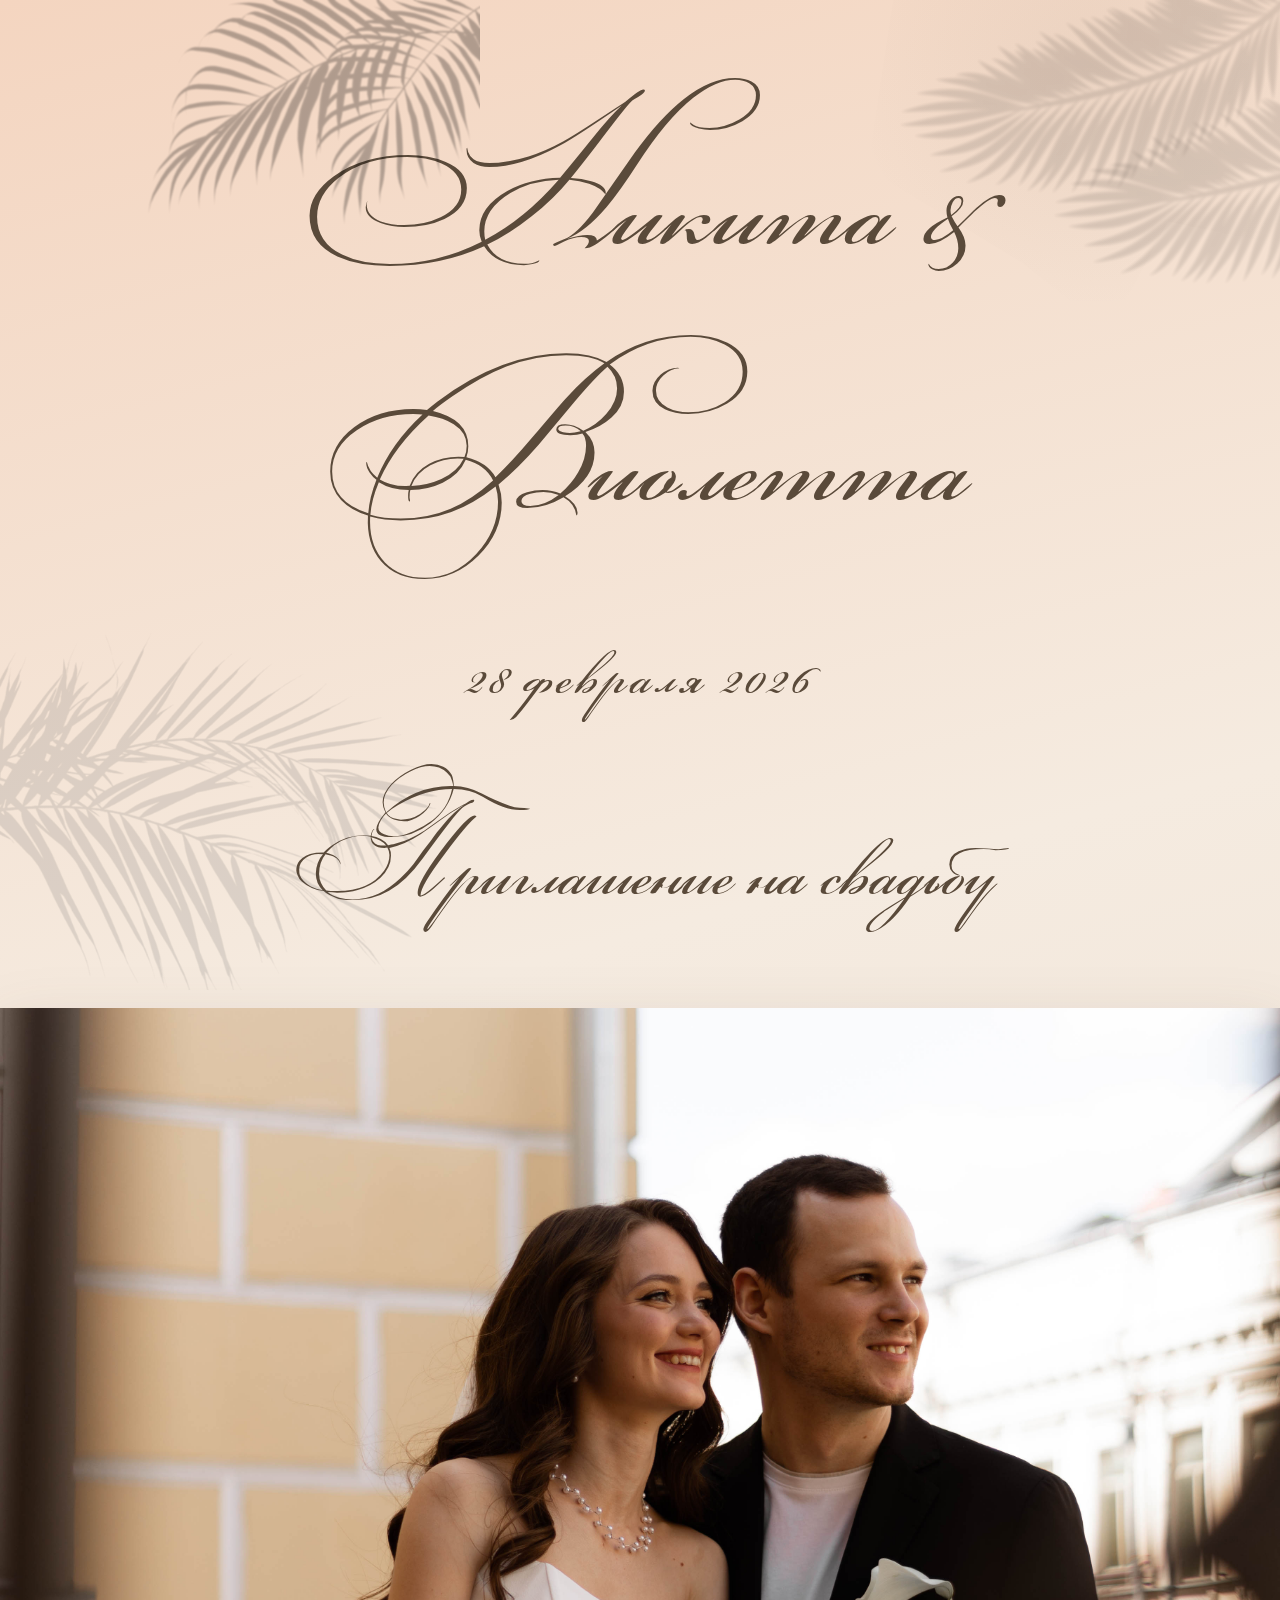
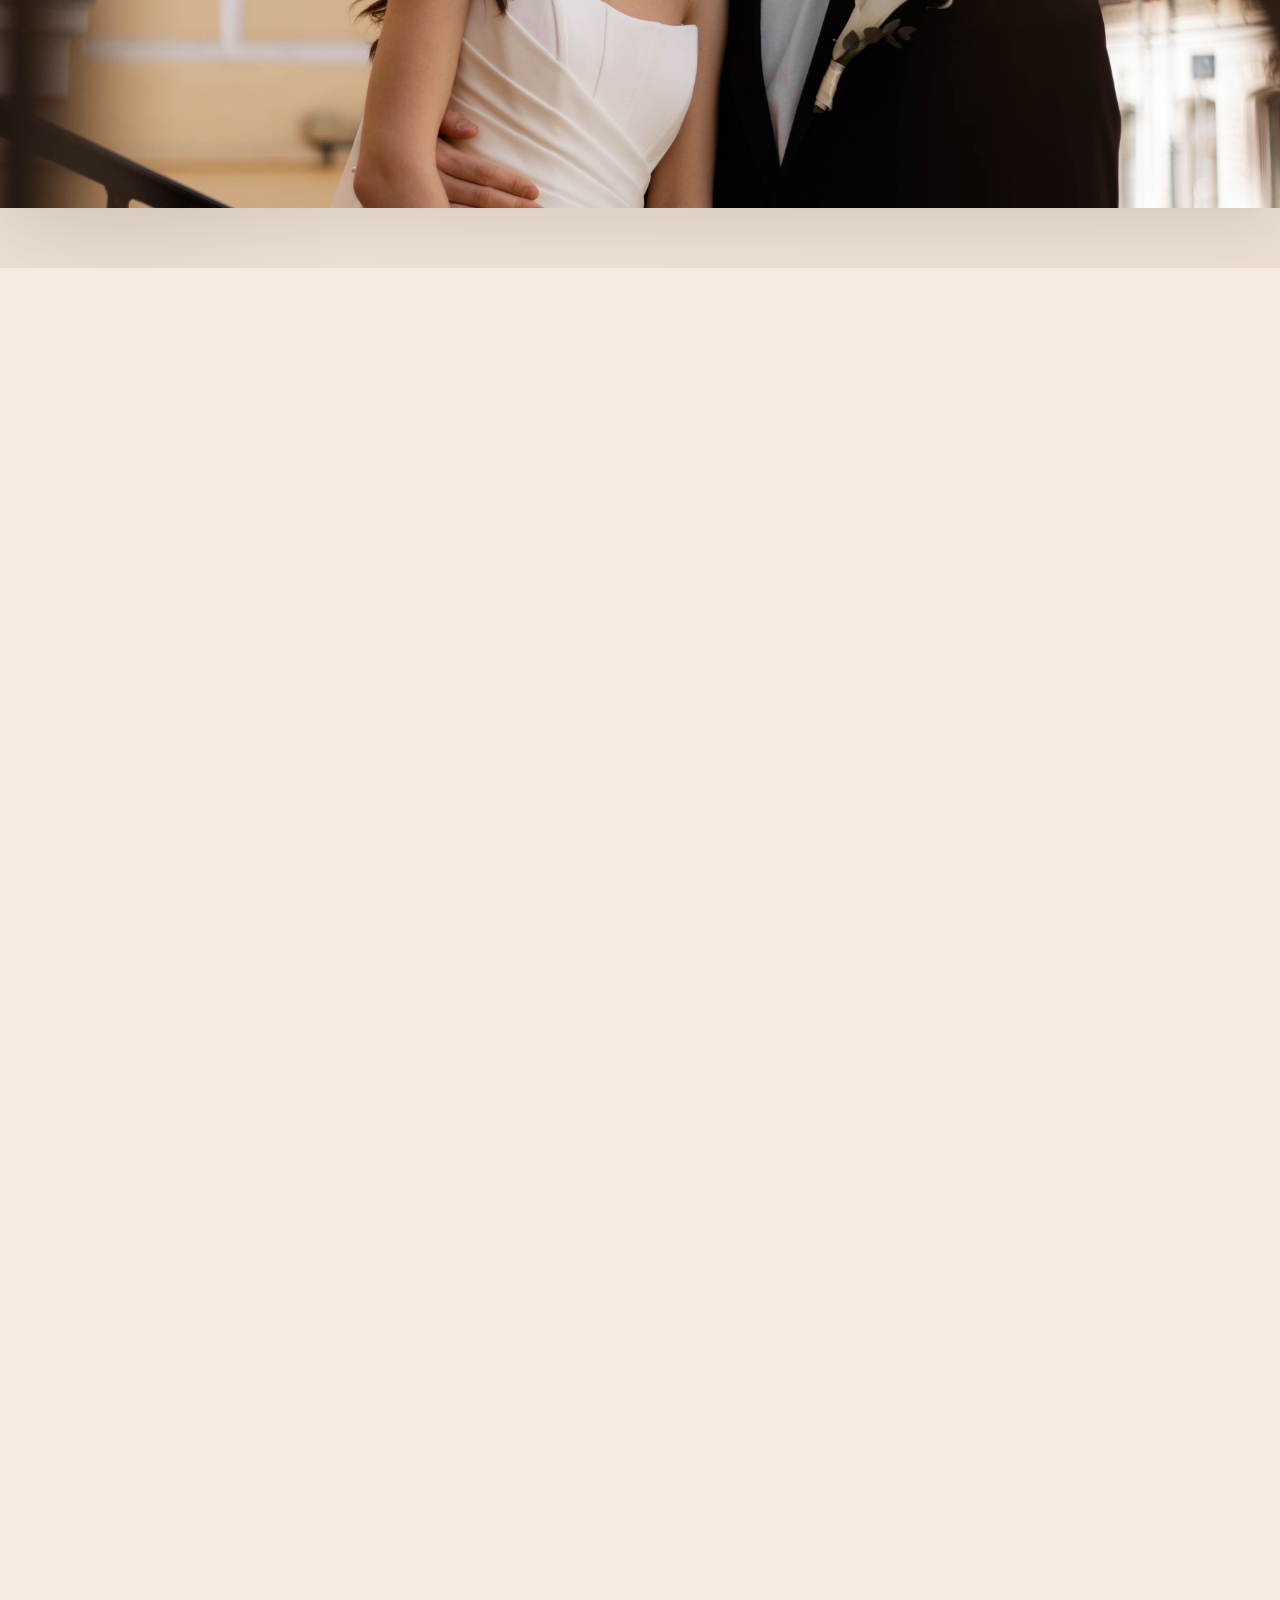
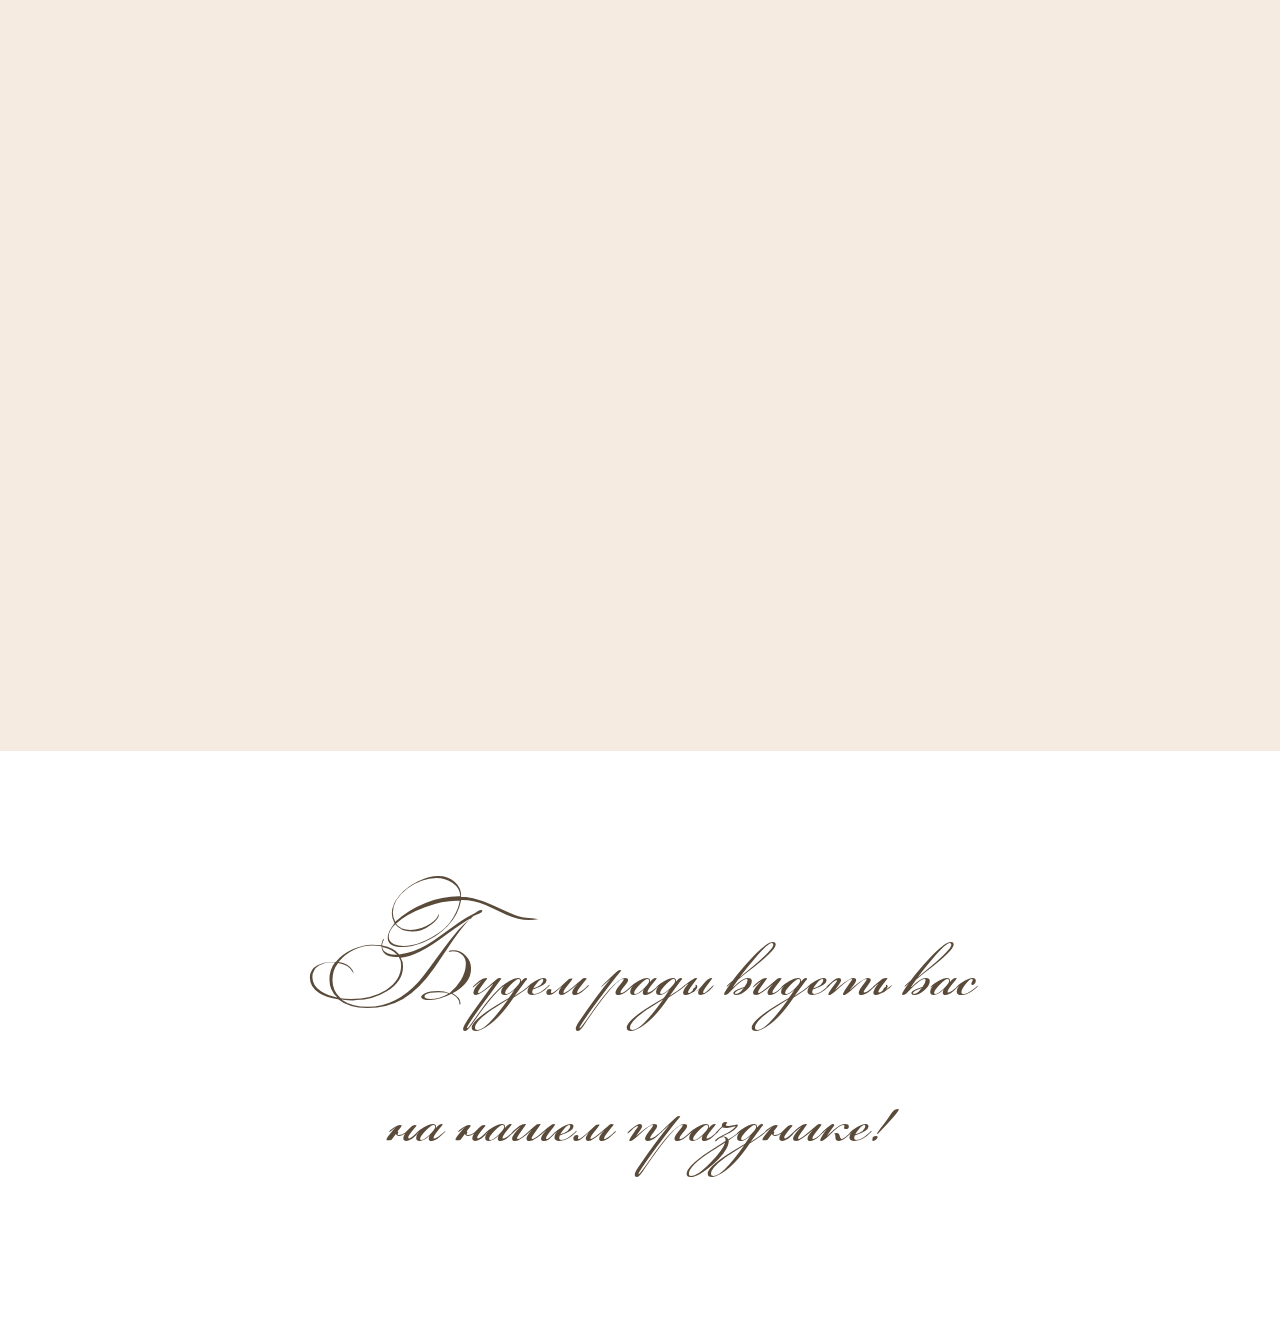
<file: index.html>
<!DOCTYPE html>
<html lang="ru">
<head>
    <meta charset="UTF-8">
    <meta name="viewport" content="width=device-width, initial-scale=1.0">
    <title>Свадебное приглашение</title>

        <!-- ИКОНКА САЙТА (новая строка) -->
    <link rel="icon" type="image/png" href="images/rings.png">
    
    <link href="https://fonts.googleapis.com/css2?family=Playfair+Display:wght@400;600;700&family=Cormorant+Garamond:wght@300;400;500;600&family=Beautiful+People&display=swap" rel="stylesheet">
    <style>

        /* Подключение TTF шрифта */
        @font-face {
            font-family: 'Bikham Cyr Script';
            src: url('fonts/BikhamCyrScript.ttf') format('truetype');
            font-weight: normal;
            font-style: normal;
            font-display: swap;
        }

        * {
            margin: 0;
            padding: 0;
            box-sizing: border-box;
        }

        body {
            font-family: 'Cormorant Garamond', serif;
            color: #5a4a3a;
            line-height: 1.6;
            overflow-x: hidden;
            background: #f5ebe0;
        }

        /* ПАЛИТРА ИЗ ФОТОГРАФИЙ */
        :root {
            --beige-light: #f5ebe0;
            --beige-medium: #e8d5c4;
            --peach: #f4d5c0;
            --sand: #ede0d4;
            --brown-text: #5a4a3a;
            --palm-shadow: rgba(90, 74, 58, 0.15);
            --white: #ffffff;
            --accent-warm: #d4a373;
            --palm-scale: 1; /* Коэффициент масштабирования пальм */
        }

        .section {
            padding: 80px 20px;
            max-width: 1200px;
            margin: 0 auto;
            position: relative;
        }

        /* ДЕКОРАТИВНЫЕ ПАЛЬМОВЫЕ ЛИСТЬЯ С МАСШТАБИРОВАНИЕМ */
        .palm-leaves-container {
            position: fixed;
            top: 0;
            left: 0;
            width: 100%;
            height: 100%;
            pointer-events: none;
            z-index: 5;
            opacity: 0;
            transition: opacity 1.5s ease-in-out;
        }

        .palm-leaves-container.show {
            opacity: 1;
        }

        .palm-leaf-left {
            position: absolute;
            top: 0%;
            left: 0%;
            width: calc(600px * var(--palm-scale));
            height: calc(800px * var(--palm-scale));
            background: url('images/palma_2.png') no-repeat;
            background-size: contain;
            opacity: 0.4;
            animation: slideInLeft 2s ease-out forwards;
        }

        .palm-leaf-right {
            position: absolute;
            top: 0%;
            right: 0%;
            width: calc(600px * var(--palm-scale));
            height: calc(800px * var(--palm-scale));
            background: url('images/palma_3.png') no-repeat;
            background-size: contain;
            opacity: 0.4;
            animation: slideInRight 2s ease-out forwards;
        }

        .palm-leaf-bottom {
            position: absolute;
            top: 70%; /* Начинается с 70% высоты окна */
            /* bottom: -20%; */
            left: 0%;
            width: min(60vw, calc(1050px * var(--palm-scale)));
            height: min(40vh, calc(680px * var(--palm-scale)));
            background: url('images/palma_1.png') no-repeat;
            background-size: contain;
            opacity: 0.2;
            animation: slideInBottom 2.5s ease-out forwards;
        }

        @keyframes slideInLeft {
            0% {
                transform: translateX(-100%) scaleX(1);
                opacity: 0;
            }
            100% {
                transform: translateX(0) scaleX(-1);
                opacity: 0.6;
            }
        }

        @keyframes slideInRight {
            0% {
                transform: translateX(100%) scaleX(-1);
                opacity: 0;
            }
            100% {
                transform: translateX(0) scaleX(1);
                opacity: 0.5;
            }
        }

        @keyframes slideInBottom {
            0% {
                transform: translateY(100%);
            }
            100% {
                transform: translateY(0);
            }
        }

        /* 1. НАЧАЛО - Hero Section */
        .hero-section {
            background: linear-gradient(165deg, var(--peach) 0%, var(--beige-light) 50%, var(--sand) 100%);
            padding: 80px 20px 60px;
            text-align: center;
            color: var(--brown-text);
            position: relative;
            overflow: hidden;
            min-height: 100vh;
            display: flex;
            flex-direction: column;
            justify-content: center;
            align-items: center;
        }

        /* Тени пальм для hero */
        .hero-section::before {
            content: '';
            position: absolute;
            top: -10%;
            right: -5%;
            width: 500px;
            height: 500px;
            background: radial-gradient(ellipse at center, var(--palm-shadow) 0%, transparent 70%);
            clip-path: polygon(50% 0%, 80% 20%, 100% 50%, 80% 80%, 70% 100%, 50% 85%, 30% 100%, 20% 80%, 0% 50%, 20% 20%);
            transform: rotate(-25deg);
            opacity: 0.4;
        }

        .hero-section::after {
            content: '';
            position: absolute;
            bottom: -10%;
            left: -8%;
            width: 450px;
            height: 450px;
            background: radial-gradient(ellipse at center, var(--palm-shadow) 0%, transparent 70%);
            clip-path: polygon(50% 0%, 80% 20%, 100% 50%, 80% 80%, 70% 100%, 50% 85%, 30% 100%, 20% 80%, 0% 50%, 20% 20%);
            transform: rotate(15deg);
            opacity: 0.35;
        }

        .couple-names {
            font-family: 'Bikham Cyr Script';
            font-size: 10.0rem;
            font-weight: 400;
            margin-bottom: 25px;
            position: relative;
            z-index: 2;
        }

        .wedding-date {
            font-family: 'Bikham Cyr Script';
            font-size: 4.6rem;
            font-weight: 300;
            letter-spacing: 4px;
            margin-bottom: 60px;
            position: relative;
            z-index: 2;
        }

        .invitation-text {
            font-size: 6.0rem;
            font-family: 'Bikham Cyr Script';
            margin-bottom: 60px;
            font-weight: 300;
            position: relative;
            z-index: 2;
        }

        .hero-image {
            width: 100vw;
            max-width: 110%;
            height: 800px;
            margin: 0;
            position: relative;
            overflow: hidden;
            box-shadow: 0 20px 60px rgba(90, 74, 58, 0.15);
            background-size: cover;
            background-position: 0% -40%;
        }

        .hero-image img {
            width: 100%;
            height: 100%;
            object-fit: cover;
            display: block;
            object-position: 0% 30%;
        }

        /* 2. ОПИСАНИЕ И ПРИГЛАШЕНИЕ */
        .description-section {
            background: var(--white);
            text-align: center;
            position: relative;
        }

        .description-section h2 {
            font-family: 'Cormorant Garamond', serif;
            font-size: 2.8rem;
            color: var(--brown-text);
            margin-bottom: 40px;
            font-weight: 400;
            text-align: center;
        }

        .description-text {
            font-size: 1.6rem;
            line-height: 2;
            margin-bottom: 40px;
            max-width: 900px;
            margin-left: auto;
            margin-right: auto;
            color: var(--brown-text);
            font-weight: 300;
        }

        .invitation-message {
            font-family: 'Cormorant Garamond', serif;
            font-size: 1.6rem;
            /* font-style: italic; */
            color: var(--brown-text);
            padding: 40px;
            background: var(--beige-light);
            border-radius: 0;
            max-width: 900px;
            margin: 0 auto;
            font-weight: 300;
            line-height: 1.8;
        }

        /* 3. ДАТА - Календарь */
        .date-section {
            background: var(--sand);
            text-align: center;
            position: relative;
        }

        .section-title {
            font-family: 'Cormorant Garamond', serif;
            font-size: 2.8rem;
            color: var(--brown-text);
            margin-bottom: 0px;
            font-weight: 400;
            text-align: center;
        }

        .calendar-container {
            max-width: 400px;
            width: 400px;
            height: 400px;
            margin: 0 auto;
            background: transparent;
            padding: 0;
            border-radius: 0;
            box-shadow: none;
            color: var(--brown-text);
            display: flex;
            align-items: center;
            justify-content: center;
        }

        .calendar-image {
            max-width: 400px;
            max-height: 400px;
            width: 100%;
            height: 100%;
            object-fit: contain;
            display: block;
            box-shadow: 0 15px 40px var(--palm-shadow);
        }

        /* 4. ЛОКАЦИЯ */
        .location-section {
            background: var(--beige-light);
            text-align: center;
            position: relative;
        }

        .location-image-container {
            position: relative;
            max-width: 1200px;
            width: 100%;
            height: 600px;
            margin: 0 auto;
            overflow: hidden;
            box-shadow: 0 15px 40px var(--palm-shadow);
            background: url('images/villa.png') center/cover no-repeat;
            display: flex;
            flex-direction: column;
            justify-content: center;
            align-items: center;
            padding: 40px;
        }

        .location-image-container::before {
            content: '';
            position: absolute;
            top: 0;
            left: 0;
            width: 100%;
            height: 100%;
            background: rgba(0, 0, 0, 0.3);
            z-index: 0;
        }

        .location-address {
            color: var(--white);
            font-size: 2.0rem;
            margin-bottom: 35px;
            font-weight: 400;
            text-shadow: 0 2px 8px rgba(0,0,0,0.7);
            position: relative;
            z-index: 1;
        }

        .map-button {
            background: var(--white);
            color: var(--brown-text);
            padding: 18px 45px;
            border-radius: 0;
            text-decoration: none;
            font-weight: 500;
            font-size: 1.35rem;
            display: inline-block;
            transition: all 0.3s ease;
            box-shadow: 0 8px 20px var(--palm-shadow);
            letter-spacing: 1px;
            position: relative;
            z-index: 1;
            font-family: 'Cormorant Garamond', serif;
        }

        .map-button:hover {
            transform: translateY(-3px);
            box-shadow: 0 12px 30px var(--beige-light);
            background: var(--beige-light);
        }

        /* Тук-тук анимация */
        .tuk-tuk {
            position: absolute;
            bottom: -50px;
            left: -200px;
            width: 180px;
            height: 180px;
            opacity: 0;
            transition: opacity 0.3s ease;
            will-change: transform, opacity;
            z-index: 10;
            background: url('images/tuk_tuk.png') no-repeat center;
            background-size: contain;
            background-color: transparent;
        }

        .tuk-tuk.animate {
            animation: tukTukMove 8s linear forwards;
            opacity: 1;
        }

        @keyframes tukTukMove {
            0% {
                transform: translateX(0);
                opacity: 1;
            }
            95% {
                opacity: 1;
            }
            100% {
                transform: translateX(calc(100vw + 250px));
                opacity: 0;
            }
        }

        /* 5. ДОП ИНФОРМАЦИЯ */
        .info-section {
            background: var(--white);
            position: relative;
        }

        .info-block {
            margin-bottom: 50px;
            max-width: 1000px;
            margin-left: auto;
            margin-right: auto;
        }

        .info-block h3 {
            font-family: 'Cormorant Garamond', serif;
            font-size: 2rem;
            color: var(--accent-warm);
            margin-bottom: 25px;
            font-weight: 400;
        }

        .info-block p {
            font-size: 1.4rem;
            line-height: 1.9;
            margin-bottom: 15px;
            font-weight: 300;
        }

        .info-block a {
            color: var(--accent-warm);
            text-decoration: none;
            font-weight: 500;
            border-bottom: 1px solid var(--accent-warm);
            transition: all 0.3s ease;
        }

        .info-block a:hover {
            color: var(--brown-text);
            border-bottom-color: var(--brown-text);
        }

        .hotel-list {
            display: grid;
            grid-template-columns: repeat(auto-fit, minmax(200px, 1fr));
            gap: 20px;
            margin: 30px 0;
        }

        .hotel-card {
            background: #faeee3;
            padding: 25px 20px;
            border-radius: 10px;
            box-shadow: 0 2px 8px rgba(0,0,0,0.1);
            text-align: center;
            transition: all 0.3s ease;
            display: flex;
            flex-direction: column;
            justify-content: space-between; /* Равномерное распределение */
            min-height: 180px;
        }

        
        /* .hotel-card {
            background: #faeee3;
            padding: 20px;
            border-radius: 10px;
            box-shadow: 0 2px 8px rgba(0,0,0,0.1);
            text-align: center;
            transition: transform 0.3s ease;
        } */

        .hotel-card:hover {
            transform: translateY(-5px);
        }

        /* .hotel-card h4 {
            color: #5a4a3a;
            font-size: 22px;
            margin-bottom: 12px;
            font-weight: 600;
        } */

        .hotel-card h4 {
            color: #5a4a3a;
            font-size: 1.4rem;
            margin-bottom: 12px;
            font-weight: 600;
            line-height: 1.3;
            /* Заголовок остается вверху */
        }


        /* .hotel-card p {
            font-size: 14px;
            margin: 8px 0;
            color: #5a4a3a;
        } */

        .hotel-card p {
            font-size: 0.95rem;
            margin: 6px 0;
            color: #5a4a3a;
            line-height: 1.4;
        }

        .hotel-card a {
            color: var(--accent-warm);
            text-decoration: none;
            font-weight: 500;
            border-bottom: 1px solid var(--accent-warm);
            transition: all 0.3s ease;
            margin-top: auto; /* Прижимает кнопку к низу */
            display: inline-block;
        }

        .hotel-card a:hover {
            color: var(--brown-text);
            border-bottom-color: var(--brown-text);
        }

        /* Локация и кнопка перемещаются вниз */
        .hotel-card p:last-of-type {
            margin-top: auto; /* Прижимает к низу */
            margin-bottom: 10px;
        }

        /* 6. ДРЕСС-КОД */
        .dresscode-section {
            background: var(--sand);
            text-align: center;
            position: relative;
        }

        .dresscode-text {
            font-size: 1.53rem;
            line-height: 1.9;
            margin-bottom: 35px;
            max-width: 900px;
            margin-left: auto;
            margin-right: auto;
            font-weight: 300;
        }

        .color-palette {
            display: flex;
            justify-content: center;
            gap: 20px;
            flex-wrap: wrap;
            margin-top: 40px;
        }

        .color-swatch {
            width: 90px;
            height: 90px;
            border-radius: 50%;
            box-shadow: 0 8px 20px var(--palm-shadow);
            transition: transform 0.3s ease;
        }

        .color-swatch:hover {
            transform: scale(1.1);
        }

        /* 7. ДЕТАЛИ */
        .details-section {
            background: var(--white);
            position: relative;
        }

        .details-list {
            max-width: 900px;
            margin: 0 auto;
            /* text-align: left; */
        }

        .detail-item {
            padding: 25px 25px 25px 60px;
            margin-bottom: 20px;
            background: var(--beige-light);
            border-radius: 0;
            /* border-left: 3px solid var(--accent-warm); */
            font-size: 1.32rem;
            position: relative;
            font-weight: 300;
            /* transition: all 0.3s ease; */
        }

        /* .detail-item:hover {
            background: var(--peach);
            padding-left: 70px;
        } */

        .detail-item::before {
            position: absolute;
            left: 20px;
            font-size: 1.5rem;
        }

        /* 8. АНКЕТА ГОСТЯ */
        .form-section {
            background: var(--beige-light);
            position: relative;
        }

        .form-intro-text {
            max-width: 700px;
            margin: 0 auto 30px auto;
            text-align: center;
            font-size: 1.5rem;
            line-height: 1.8;
            color: var(--brown-text);
            font-family: 'Cormorant Garamond', serif;
        }

        .form-intro-text p {
            margin-bottom: 20px;
        }

        .form-intro-text strong {
            color: var(--accent-warm);
            font-weight: 600;
        }

        .rsvp-form {
            max-width: 700px;
            margin: 0 auto;
            background: var(--white);
            padding: 50px 40px;
            border-radius: 0;
            box-shadow: 0 15px 40px var(--palm-shadow);
        }

        .form-group {
            margin-bottom: 30px;
        }

        .form-group label {
            display: block;
            margin-bottom: 10px;
            font-weight: 500;
            color: var(--brown-text);
            font-size: 1.3rem;
        }

        .form-group input,
        .form-group select,
        .form-group textarea {
            width: 100%;
            padding: 14px;
            border: 1px solid var(--beige-medium);
            border-radius: 0;
            font-size: 1.2rem;
            font-family: 'Cormorant Garamond', serif;
            transition: all 0.3s;
            background: var(--beige-light);
            color: var(--brown-text);
        }

        .form-group input:focus,
        .form-group select:focus,
        .form-group textarea:focus {
            outline: none;
            border-color: var(--accent-warm);
            background: var(--white);
        }

        .form-group textarea {
            min-height: 100px;
            resize: vertical;
        }

        .radio-group {
            display: flex;
            flex-direction: column;
            gap: 15px;
            width: 100%;
        }

        .radio-group label {
            display: flex;
            align-items: center;
            white-space: nowrap;
            gap: 12px;
            cursor: pointer;
            font-size: 1.3rem;
            margin: 0;
            padding: 0;
        }

        .radio-group input[type="radio"] {
            width: 20px;
            height: 20px;
            margin: 0;
            flex-shrink: 0;
        }

        .submit-button {
            background: var(--accent-warm);
            color: var(--white);
            padding: 18px 55px;
            border: none;
            border-radius: 0;
            font-size: 1.2rem;
            font-weight: 500;
            cursor: pointer;
            transition: all 0.3s ease;
            box-shadow: 0 8px 20px var(--palm-shadow);
            letter-spacing: 1px;
            font-family: 'Cormorant Garamond', serif;
        }

        .submit-button:hover {
            transform: translateY(-3px);
            box-shadow: 0 12px 30px var(--palm-shadow);
            background: var(--brown-text);
        }

        /* 9. ОБРАТНЫЙ ОТСЧЁТ */
        .countdown-section {
            background: linear-gradient(135deg, var(--peach), var(--sand));
            color: var(--brown-text);
            text-align: center;
            position: relative;
        }

        .countdown-container {
            display: flex;
            justify-content: center;
            gap: 35px;
            flex-wrap: wrap;
            margin-top: 50px;
        }

        .countdown-box {
            background: var(--white);
            padding: 35px 30px;
            border-radius: 0;
            min-width: 130px;
            box-shadow: 0 10px 30px var(--palm-shadow);
        }

        .countdown-number {
            font-size: 3.5rem;
            font-weight: 300;
            font-family: 'Playfair Display', serif;
        }

        .countdown-label {
            font-size: 0.95rem;
            text-transform: uppercase;
            letter-spacing: 2px;
            margin-top: 12px;
            font-weight: 400;
        }

        /* 10. КОНЕЦ */
        .final-section {
            background: var(--white);
            text-align: center;
            padding: 120px 20px;
            position: relative;
        }

        .final-message {
            font-family: 'Bikham Cyr Script', serif;
            font-size: 5.7rem;
            color: var(--brown-text);
            max-width: 900px;
            margin: 0 auto;
            font-weight: 300;
            line-height: 1.6;
        }

        .tropical-decoration {
            font-size: 2.5rem;
            margin: 30px 0;
            opacity: 0.6;
        }

        /* АДАПТИВНОСТЬ ДЛЯ РАЗНЫХ УСТРОЙСТВ */
        
        /* Планшеты и маленькие ноутбуки */
        @media (max-width: 1200px) {
            :root {
                --palm-scale: 0.7;
            }
            
            .couple-names {
                font-size: 8rem;
            }
            
            .wedding-date {
                font-size: 3.8rem;
            }
            
            .invitation-text {
                font-size: 5rem;
            }
            
            .hero-image {
                height: 650px;
            }
            
            .hotel-list {
                grid-template-columns: repeat(3, 1fr);
            }
            
            .final-message {
                font-size: 4.5rem;
            }
        }

        /* Планшеты */
        @media (max-width: 992px) {
            :root {
                --palm-scale: 0.6;
            }
            
            .section {
                padding: 60px 20px;
            }
            
            .couple-names {
                font-size: 6rem;
            }
            
            .wedding-date {
                font-size: 3rem;
            }
            
            .invitation-text {
                font-size: 4rem;
            }
            
            .hero-image {
                height: 550px;
            }
            
            .location-image-container {
                height: 500px;
            }
            
            .location-address {
                font-size: 1.6rem;
            }
            
            .hotel-list {
                grid-template-columns: repeat(2, 1fr);
            }
            
            .final-message {
                font-size: 3.5rem;
            }
            
            .section-title {
                font-size: 2.4rem;
            }
        }

        /* Мобильные устройства */
        @media (max-width: 768px) {
            :root {
                --palm-scale: 0.4;
            }
                

            .radio-group {
                padding: 0 15px;
                box-sizing: border-box;
                gap: 12px;
            }
            
            .radio-group label {
                font-size: 1.1rem;
                gap: 10px;
            }
            
            .radio-group input[type="radio"] {
                width: 18px;
                height: 18px;
                transform: none; /* Убираем transform: scale */
            }

            .couple-names {
                font-size: 5.5rem; /* Было 3.5rem - УВЕЛИЧИЛИ */
                line-height: 1.2;
                margin-bottom: 20px;
            }
            
            .wedding-date {
                font-size: 3.0rem; /* Было 2.2rem - УВЕЛИЧИЛИ */
                margin-bottom: 40px;
                letter-spacing: 3px;
            }
            
            .invitation-text {
                font-size: 3.2rem; /* Было 2.5rem - УВЕЛИЧИЛИ */
                margin-bottom: 40px;
            }
            
            .final-message {
                font-size: 3.5rem; /* Было 2.5rem - УВЕЛИЧИЛИ */
                line-height: 1.3;
            }

            .radio-group {
                flex-direction: column;
                align-items: flex-start;
                gap: 12px;
                width: 100%;
                padding: 0 15px; /* ← ДОБАВЛЕНО: отступы по бокам */
                box-sizing: border-box; /* ← ДОБАВЛЕНО: учитываем отступы в ширине */
            }
            

            .radio-group input[type="radio"] {
                transform: scale(1.2);
                margin-right: 12px; /* ← УВЕЛИЧЕНО: больший отступ */
                flex-shrink: 0; /* ← ДОБАВЛЕНО: кнопка не сжимается */
            }

            .section {
                padding: 50px 15px;
            }
            
            .hero-image {
                height: 400px;
                max-width: 100%;
            }
            
            .location-image-container {
                height: 400px;
                padding: 30px 20px;
            }
            
            .location-address {
                font-size: 1.3rem;
                margin-bottom: 25px;
            }
            
            .map-button {
                font-size: 1.1rem;
                padding: 15px 30px;
            }
            
            .section-title {
                font-size: 2rem;
                margin-bottom: 30px;
            }
            
            .description-text,
            .dresscode-text,
            .info-block p {
                font-size: 1.1rem;
            }
            
            .invitation-message {
                font-size: 1.2rem;
                padding: 30px 20px;
            }
            
            .calendar-container {
                max-width: 300px;
                width: 300px;
                height: 300px;
            }
            
            .calendar-image {
                max-width: 300px;
                max-height: 300px;
            }
            
            .hotel-list { 
                grid-template-columns: repeat(auto-fit, minmax(150px, 1fr));
                gap: 15px;
            }
            
            .hotel-card {
                padding: 15px;
            }
            
            .hotel-card h4 {
                font-size: 1.3rem;
            }
            
            .countdown-box {
                min-width: 80px;
                padding: 20px 15px;
            }
            
            .countdown-number {
                font-size: 2.5rem;
            }
            
            .countdown-label {
                font-size: 0.8rem;
            }
            
            .detail-item {
                font-size: 1rem;
                padding: 20px 20px 20px 50px;
            }
            
            .rsvp-form {
                padding: 30px 20px;
            }
            
            .tuk-tuk {
                width: 120px;
                height: 120px;
                bottom: -20px;
                left: -120px;
            }
        }

        /* Маленькие мобильные устройства */
        @media (max-width: 480px) {
            :root {
                --palm-scale: 0.2;
            }
            
            .section {
                padding: 40px 10px;
            }
            
            .couple-names {
                font-size: 4rem;
            }
            
            .wedding-date {
                font-size: 2.5rem;
            }
            
            .invitation-text {
                font-size: 2.8rem;
            }
            
            .hero-image {
                height: 300px;
            }
            
            .location-image-container {
                height: 350px;
            }
            
            .location-address {
                font-size: 1.1rem;
            }
            
            .map-button {
                font-size: 1rem;
                padding: 12px 25px;
            }
            
            .section-title {
                font-size: 1.8rem;
            }
            
            .calendar-container {
                max-width: 250px;
                width: 250px;
                height: 250px;
            }
            
            .calendar-image {
                max-width: 250px;
                max-height: 250px;
            }
            
            .countdown-container {
                gap: 15px;
            }
            
            .countdown-box {
                min-width: 70px;
                padding: 15px 10px;
            }
            
            .countdown-number {
                font-size: 2rem;
            }
            
            .final-message {
                font-size: 3rem;
            }
            
            .tuk-tuk {
                width: 80px;
                height: 80px;
                bottom: -10px;
                left: -80px;
            }
            
            /* Скрываем пальмы на очень маленьких экранах */
            .palm-leaf-left,
            .palm-leaf-right,
            .palm-leaf-bottom {
                display: none;
            }
        }

        /* Очень большие экраны */
        @media (min-width: 1600px) {
            :root {
                --palm-scale: 1.0;
            }
        }

        /* ДИАПАЗОН 1200px - 1600px - ДОБАВЛЕНО! */
        @media (min-width: 1200px) and (max-width: 1599px) {
            :root {
                --palm-scale: 0.8; /* или 0.9, 0.95 - настройте под себя */
            }
        }
        
    </style>
</head>
<body>

    <!-- ДЕКОРАТИВНЫЕ ПАЛЬМОВЫЕ ЛИСТЬЯ -->
    <div class="palm-leaves-container" id="palmLeaves">
        <div class="palm-leaf-left"></div>
        <div class="palm-leaf-right"></div>
        <div class="palm-leaf-bottom"></div>
    </div>

    <!-- 1. НАЧАЛО -->
    <section class="hero-section">
        <h1 class="couple-names">Никита & Виолетта</h1>
        <p class="wedding-date">28 февраля 2026</p>
        <p class="invitation-text">Приглашение на свадьбу</p>
        <div class="hero-image" id="heroImage">
            <img src="images/first_photo.jpg" alt="Фотография пары">
        </div>
    </section>

    <!-- 2. ОПИСАНИЕ И ПРИГЛАШЕНИЕ -->
    <section class="section description-section">
        <h2>Дорогие родные и близкие!</h2>
        <p class="description-text"> 
             Мы давно ждали этого момента, когда сможем отпраздновать вместе с вами важное для нас событие - создание семьи. Мы с радостью приглашаем вас разделить с нами один из самых важных 
            и торжественных дней в нашей жизни и стать частю нашей семейной истории.
        </p>
        <div class="invitation-message">
             Будем очень рады увидеть вас на нашей свадьбе и отпраздновать вместе 
            этот незабываемый день в тропическом раю. 
            Ваше присутствие сделает наш праздник по-настоящему особенным!
        </div>
    </section>

    <!-- 3. ДАТА -->
    <section class="section date-section">
        <h2 class="section-title">Дата торжества</h2>
        <div class="calendar-container">
            <img src="images/kalend.png" alt="Дата свадьбы" class="calendar-image">
        </div>
    </section>

    <!-- 4. ЛОКАЦИЯ -->
    <section class="section location-section">
        <h2 class="section-title">Место торжества</h2>
        <div class="location-image-container">
            <p class="location-address">
                <br>
                The Flute Mansion Villa<br>
                Coral beach, Palutagaha, Habaraduwa, Sri-Lanka
            </p>
            <a href="https://maps.app.goo.gl/mhSYNMUJQ5WnYMHb8" target="_blank" class="map-button">
                Смотреть на карте
            </a>
            <div class="tuk-tuk" aria-label="Проезжающий тук-тук"></div>
        </div>
    </section>

    <!-- 5. ДОП ИНФОРМАЦИЯ -->
    <section class="section info-section">
        <h2 class="section-title">Полезная информация</h2>

        <div class="info-block">
            <h3>Правила въезда на Шри-Ланку</h3>
            <p>
                Для въезда на Шри-Ланку россиянам необходимо иметь загранпаспорт со сроком действия не менее 6 месяцев и заранее оформить бесплатное электронное разрешение на поездку (ETA) онлайн на сайте.  С 15 октября 2025 года визу по прибытии получить нельзя, поэтому оформление ETA перед вылетом обязательно, иначе вас не допустят на рейс. 
            </p>
            <p>
                Официальная информация: 
                <a href="https://eta.gov.lk/" target="_blank">Посольство Шри-Ланки</a>
            </p>
        </div>

        <div class="info-block">
            <h3>Где остановиться</h3>
            <p>Мы подобрали для вас несколько отелей недалеко от места проведения свадьбы:</p>

            <div class="hotel-list">
                <div class="hotel-card">
                    <h4>Crown Breeze</h4>
                    <p>📍 500 м до места торжества</p>
                    <p><a href="https://maps.app.goo.gl/7RMKP4WFJtCtdxsZ7?g_st=it" target="_blank">Забронировать</a></p>
                </div>

                <div class="hotel-card">
                    <h4>The South - Ahangama</h4>
                    <p>📍 5 км до месста торжества</p>
                    <p><a href="https://www.trip.com/w/gripZ7gp1S2" target="_blank">Забронировать</a></p>
                </div>

                <div class="hotel-card">
                    <h4>New Hotel Kabalana</h4>
                    <p>📍 6 км до места торжества</p>
                    <p><a href="https://www.booking.com/Share-U75ugx2" target="_blank">Забронировать</a></p>
                </div>

                <div class="hotel-card">
                    <h4>Kings Landing Unawatuna</h4>
                    <p>📍 9 км до места торжества</p>
                    <p><a href="https://www.booking.com/Share-fHC4f6Q" target="_blank">Забронировать</a></p>
                </div>

                <div class="hotel-card">
                    <h4>Teya Beach Hotel</h4>
                    <p>📍 6 км до места торжества</p>
                    <p><a href="https://www.booking.com/Share-x5GdY1p" target="_blank">Забронировать</a></p>
                </div>

                <div class="hotel-card">
                    <h4>Nirmala Villa</h4>
                    <p>📍 2 км до места торжества</p>
                    <p><a href="https://www.booking.com/Share-hYIZaB" target="_blank">Забронировать</a></p>
                </div>

                <div class="hotel-card">
                    <h4>Nil Ralla</h4>
                    <p>📍 1,5 км до места торжества</p>
                    <p><a href="https://www.booking.com/Share-aVaWiLA" target="_blank">Забронировать</a></p>
                </div>

                <div class="hotel-card">
                    <h4>WB Villa</h4>
                    <p>📍 600 м до места торжества</p>
                    <p><a href="https://www.trip.com/w/A3tJuZgp1S2" target="_blank">Забронировать</a></p>
                </div>                
            </div>
            <p style="text-align: center; color: #7a7a7a; font-size: 1.1rem;">
                * На сайте trip.com можно оплачивать картой МИР. 
            </p>
        </div>
    </section>

    <!-- 6. ДРЕСС-КОД -->
    <section class="section dresscode-section">
        <h2 class="section-title">Дресс-код</h2>
        <p class="dresscode-text">
            Выбирайте торжественные лёгкие летние наряды, в которых будет комфортно в жаркую погоду. 
        <p class="dresscode-text">Мы будем благодарны, если вы поддержите цветовую гамму нашей свадьбы при выборе одежды и аксессуаров.
            </p>
        </p>
        <p class="dresscode-text">
            <strong>Цветовая гамма:</strong>
        </p>
        <div class="color-palette">
            <div class="color-swatch" style="background: #47513c;" title="Очень темный серо-зеленый"></div>
            <div class="color-swatch" style="background: #9ca389;" title="Темно-серо-зеленый"></div>
            <div class="color-swatch" style="background: #553b2c;" title="Очень темный ненасыщенный оранжевый"></div>
            <div class="color-swatch" style="background: #c7ad95;" title="Слегка ненасыщенный оранжевый"></div>
            <div class="color-swatch" style="background: #ede0d4; border: 2px solid #c7ad95;" title="Песочный"></div>
            <div class="color-swatch" style="background: #efe6d6;" title="Светлый серовато-оранжевый"></div>
        </div>
    </section>

    <!-- 7. ДЕТАЛИ -->
    <section class="section details-section">
        <h2 class="section-title">Что подарить...</h2>
        <div class="details-list">
            <div class="detail-item"> Поскольку наша свадьба состоится на прекрасной (и довольно далёкой) Шри-Ланке, нам приходится с грустью признать: перевозка микроволновок, мультиварок, сервизов, постельного белья, а тем более холодильников, стиральных машин и пылесосов — дело героическое, но обречённое на провал.
                </br></br>
                 Аэропорты Шри-Ланки к холодильникам относятся с прохладой, а нашим чемоданам уже сейчас снятся кошмары по ночам. Переговоры с местными обезьянами не привели к результату. Они категорически отказались перевозить холодильники и стиральные машины через джунгли.
                </br></br>
                 Поэтому вместо габаритных подарков мы будем очень рады вашему вкладу в конверте — ему точно не страшны ни пальмы, ни аэропорты с пограничниками, ни тропические приключения!) </div>
            <!-- <div class="detail-item">Будем благодарны вам за сохранение уютного вечера и отсутствия криков: "Горько!"</div> -->
            <!-- <div class="detail-item">Фотограф и видеооператор запечатлеют все моменты</div> -->
        </div>
    </section>
    
    <!-- 8. АНКЕТА ГОСТЯ -->
    <section class="section form-section">
        <h2 class="section-title">Анкета гостя</h2>

        <div class="form-intro-text">
            <p>Будем ждать ответа </br> до 15 января 2026 года</p>
        </div>

        <!-- Сообщение об успешной отправке (изначально скрыто) -->
        <div id="success-message" style="display: none; text-align: center; padding: 40px; background: #fffcf9; border: 1px solid #c7ad95; margin: 20px auto; max-width: 700px;">
            <h3 style="color: #5a2d2d; font-size: 1.6rem; font-weight: 600;">Ваш ответ успешно отправлен.</h3>
            <p style="color: #5a2d2d; font-size: 1.7rem; font-weight: 600;">Спасибо!</p>
        </div>

        <!-- Сообщение об ошибке (изначально скрыто) -->
        <div id="error-message" style="display: none; text-align: center; padding: 40px; background: #f7f0f0; border: 1px solid #e7d0d0; margin: 20px auto; max-width: 700px;">
            <h3 style="color: #5a2d2d; margin-bottom: 15px;">Ошибка</h3>
            <p style="color: #5a2d2d; font-size: 1.2rem;">Произошла ошибка при отправке. Пожалуйста, попробуйте еще раз или свяжитесь с нами напрямую.</p>
        </div>

        <form class="rsvp-form" id="weddingForm" method="POST">
            <div class="form-group">
                <label for="name">Ваше имя и фамилия *</label>
                <input type="text" id="name" name="name" required>
            </div>

            <div class="form-group">
                <label for="phone">Телефон *</label>
                <input type="tel" id="phone" name="phone" required>
            </div>

            <div class="form-group">
                <label>Сможете ли вы присутствовать? *</label>
                <div class="radio-group">
                    <label>
                        <input type="radio" name="attendance" value="yes" required> Да, с удовольствием!
                    </label>
                    <label>
                        <input type="radio" name="attendance" value="no"> К сожалению, не смогу
                    </label>
                </div>
            </div>

            <div class="form-group">
                <label for="guests">Количество гостей (включая вас)</label>
                <select id="guests" name="guests">
                    <option value="1">1 человек</option>
                    <option value="2">2 человека</option>
                    <option value="3">3 человека</option>
                    <option value="4">4 человека</option>
                    <option value="5">5 человек</option>
                </select>
            </div>

            <div class="form-group">
                <label for="guests_names">Имена других гостей</label>
                <input type="text" id="guests_names" name="guests_names">
            </div>

            <div class="form-group">
                <label for="dietary">Есть ли у вас пищевые ограничения или аллергии?</label>
                <textarea id="dietary" name="dietary" placeholder="Вегетарианец, аллергия на орехи и т.д."></textarea>
            </div>

            <div class="form-group">
                <label for="song">Какую песню вы хотели бы услышать на празднике?</label>
                <input type="text" id="song" name="song" placeholder="Исполнитель - Название песни">
            </div>

            <div class="form-group">
                <label for="message">Пожелания и комментарии</label>
                <textarea id="message" name="message" placeholder="Ваши пожелания или вопросы..."></textarea>
            </div>

            <div style="text-align: center;">
                <button type="submit" class="submit-button" id="submitBtn">Отправить ответ</button>
            </div>
            <p style="text-align: center; margin-top: 25px; color: #999; font-size: 0.9rem;">
                * Обязательные для заполнения поля
            </p>

        </form>


    </section>

    <!-- 9. ОБРАТНЫЙ ОТСЧЁТ -->
    <section class="section countdown-section">
        <h2 class="section-title">До нашего торжества осталось</h2>
        <div class="countdown-container">
            <div class="countdown-box">
                <div class="countdown-number" id="days">000</div>
                <div class="countdown-label">дней</div>
            </div>
            <div class="countdown-box">
                <div class="countdown-number" id="hours">00</div>
                <div class="countdown-label">часов</div>
            </div>
            <div class="countdown-box">
                <div class="countdown-number" id="minutes">00</div>
                <div class="countdown-label">минут</div>
            </div>
            <div class="countdown-box">
                <div class="countdown-number" id="seconds">00</div>
                <div class="countdown-label">секунд</div>
            </div>
        </div>
    </section>

    <!-- 10. КОНЕЦ -->
    <section class="final-section">
        <div class="tropical-decoration">  </div>
        <p class="final-message">
            Будем рады видеть вас </br>на нашем празднике!
        </p>
        <div class="tropical-decoration"></div>
    </section>

    <script>
        // ОБРАТНЫЙ ОТСЧЁТ
        function updateCountdown() {
            const weddingDate = new Date('2026-02-28T16:00:00').getTime();
            const now = new Date().getTime();
            const distance = weddingDate - now;

            const days = Math.floor(distance / (1000 * 60 * 60 * 24));
            const hours = Math.floor((distance % (1000 * 60 * 60 * 24)) / (1000 * 60 * 60));
            const minutes = Math.floor((distance % (1000 * 60 * 60)) / (1000 * 60));
            const seconds = Math.floor((distance % (1000 * 60)) / 1000);

            document.getElementById('days').textContent = days.toString().padStart(3, '0');
            document.getElementById('hours').textContent = hours.toString().padStart(2, '0');
            document.getElementById('minutes').textContent = minutes.toString().padStart(2, '0');
            document.getElementById('seconds').textContent = seconds.toString().padStart(2, '0');

            if (distance < 0) {
                document.querySelector('.countdown-container').innerHTML = 
                    '<div style="font-size: 2rem;">🎉 Свадьба состоялась! 🎉</div>';
            }
        }

        updateCountdown();
        setInterval(updateCountdown, 1000);

        // ПОКАЗ ПАЛЬМОВЫХ ЛИСТЬЕВ ПОСЛЕ ПРОКРУТКИ HERO IMAGE
        const heroImage = document.getElementById('heroImage');
        const palmLeaves = document.getElementById('palmLeaves');

        const heroObserver = new IntersectionObserver((entries) => {
            entries.forEach(entry => {
                // Показываем пальмы ТОЛЬКО когда hero-section скрывается
                if (entry.isIntersecting) {
                    // Hero-section в зоне видимости - СКРЫВАЕМ пальмы
                    palmLeaves.classList.remove('show');
                } else {
                    // Hero-section скрылся - ПОКАЗЫВАЕМ пальмы
                    palmLeaves.classList.add('show');
                }
            });
        }, { 
            threshold: 0.1,
            rootMargin: '0px 0px 0px 0px'
        });

        heroObserver.observe(heroImage);



        // АНИМАЦИЯ ПОЯВЛЕНИЯ СЕКЦИЙ
        const observerOptions = {
            threshold: 0.1,
            rootMargin: '0px 0px -50px 0px'
        };

        const observer = new IntersectionObserver((entries) => {
            entries.forEach(entry => {
                if (entry.isIntersecting) {
                    entry.target.style.opacity = '1';
                    entry.target.style.transform = 'translateY(0)';
                }
            });
        }, observerOptions);

        document.querySelectorAll('.section').forEach(section => {
            section.style.opacity = '0';
            section.style.transform = 'translateY(30px)';
            section.style.transition = 'opacity 0.8s ease, transform 0.8s ease';
            observer.observe(section);
        });

        // АНИМАЦИЯ ТУК-ТУКА
        const tukTuk = document.querySelector('.tuk-tuk');
        const locationSection = document.querySelector('.location-section');

        const tukTukObserver = new IntersectionObserver(entries => {
            entries.forEach(entry => {
                if (entry.isIntersecting && !tukTuk.classList.contains('animate')) {
                    tukTuk.classList.add('animate');
                    setTimeout(() => {
                        tukTuk.classList.remove('animate');
                    }, 6000);
                }
            });
        }, { threshold: 0.5 });

        tukTukObserver.observe(locationSection);

        // AJAX отправка формы
        document.getElementById('weddingForm').addEventListener('submit', function(e) {
            e.preventDefault();
            
            const form = e.target;
            const submitBtn = document.getElementById('submitBtn');
            const originalText = submitBtn.textContent;
            
            // Показываем индикатор загрузки
            submitBtn.textContent = 'Отправка...';
            submitBtn.disabled = true;
            
            // Собираем данные формы
            const formData = new FormData(form);
            
            // Отправляем AJAX запрос
            fetch('https://formspree.io/f/manpzzjd', {
                method: 'POST',
                body: formData,
                headers: {
                    'Accept': 'application/json'
                }
            })
            .then(response => {
                if (response.ok) {
                    // Успешная отправка
                    form.style.display = 'none';
                    document.getElementById('success-message').style.display = 'block';
                } else {
                    throw new Error('Network response was not ok');
                }
            })
            .catch(error => {
                // Ошибка
                console.error('Error:', error);
                document.getElementById('error-message').style.display = 'block';
                submitBtn.textContent = originalText;
                submitBtn.disabled = false;
            });
        });

    </script>

</body>
</html>
</file>
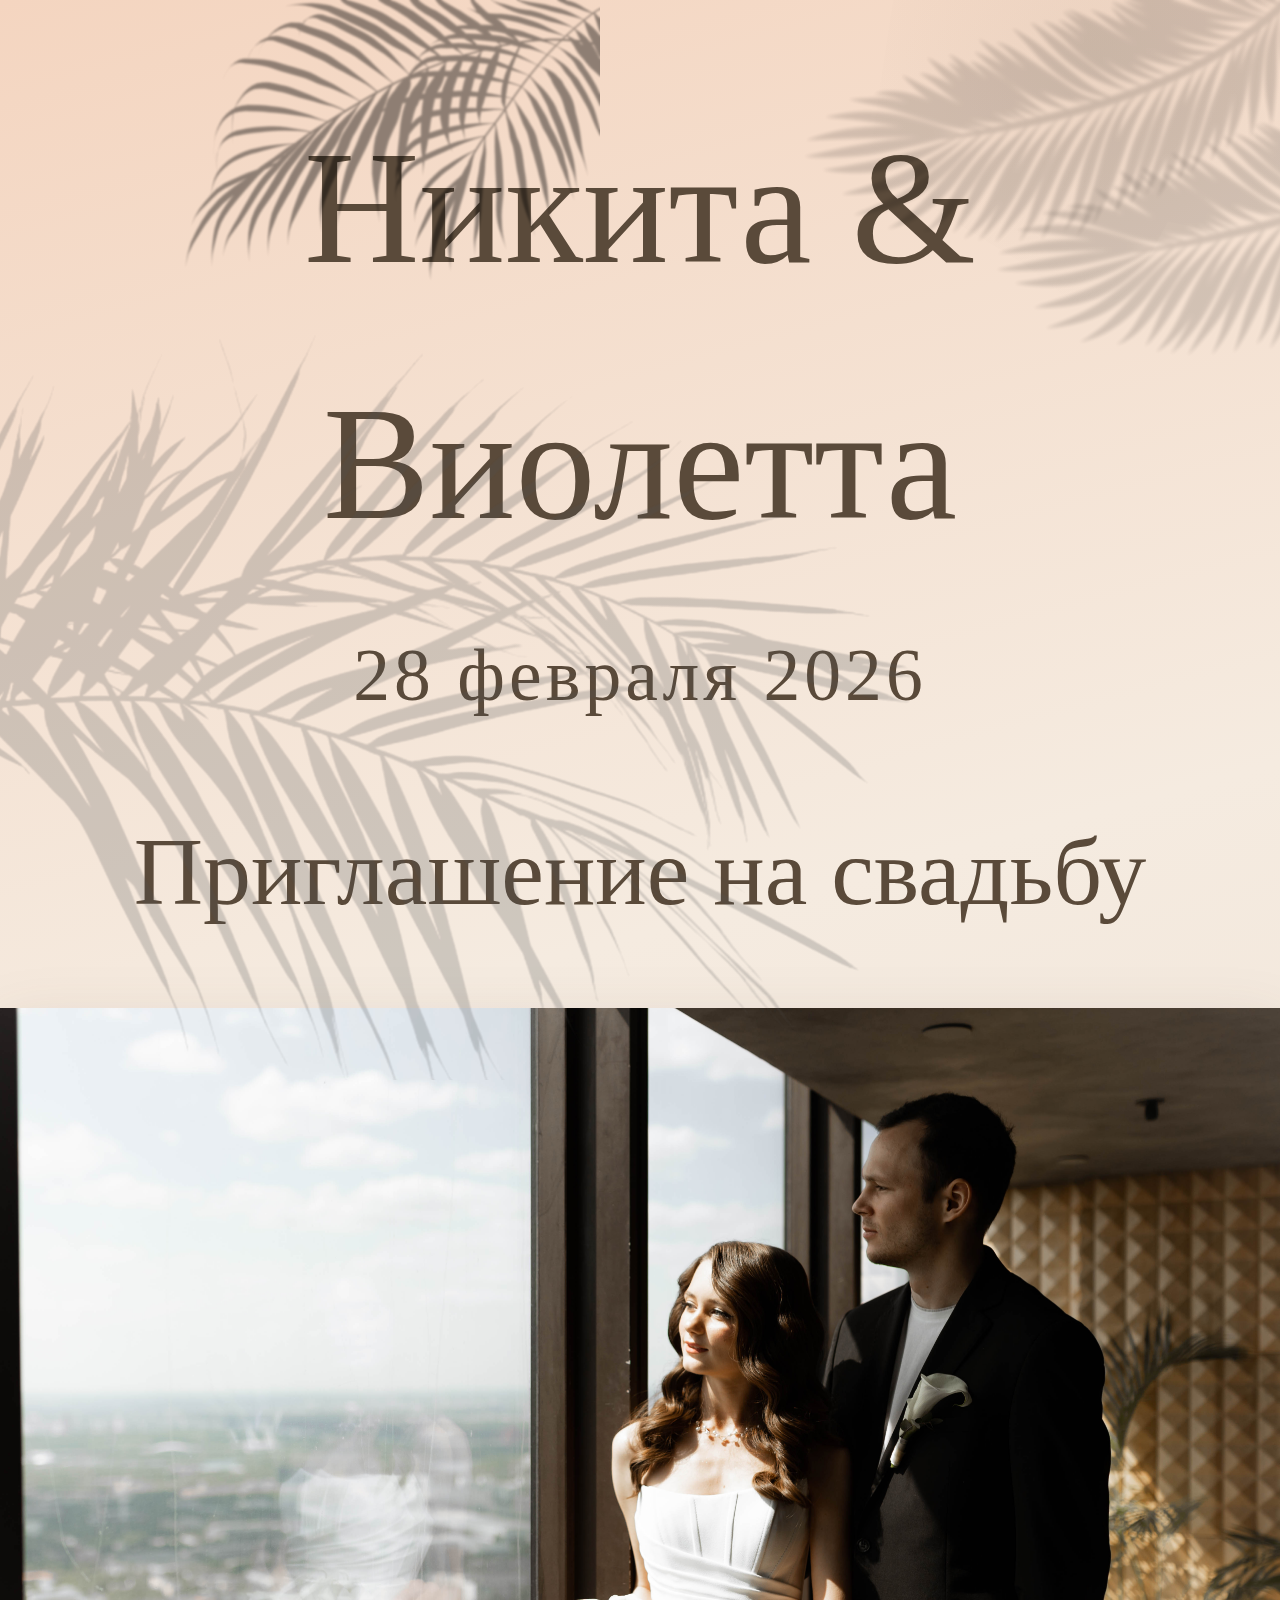
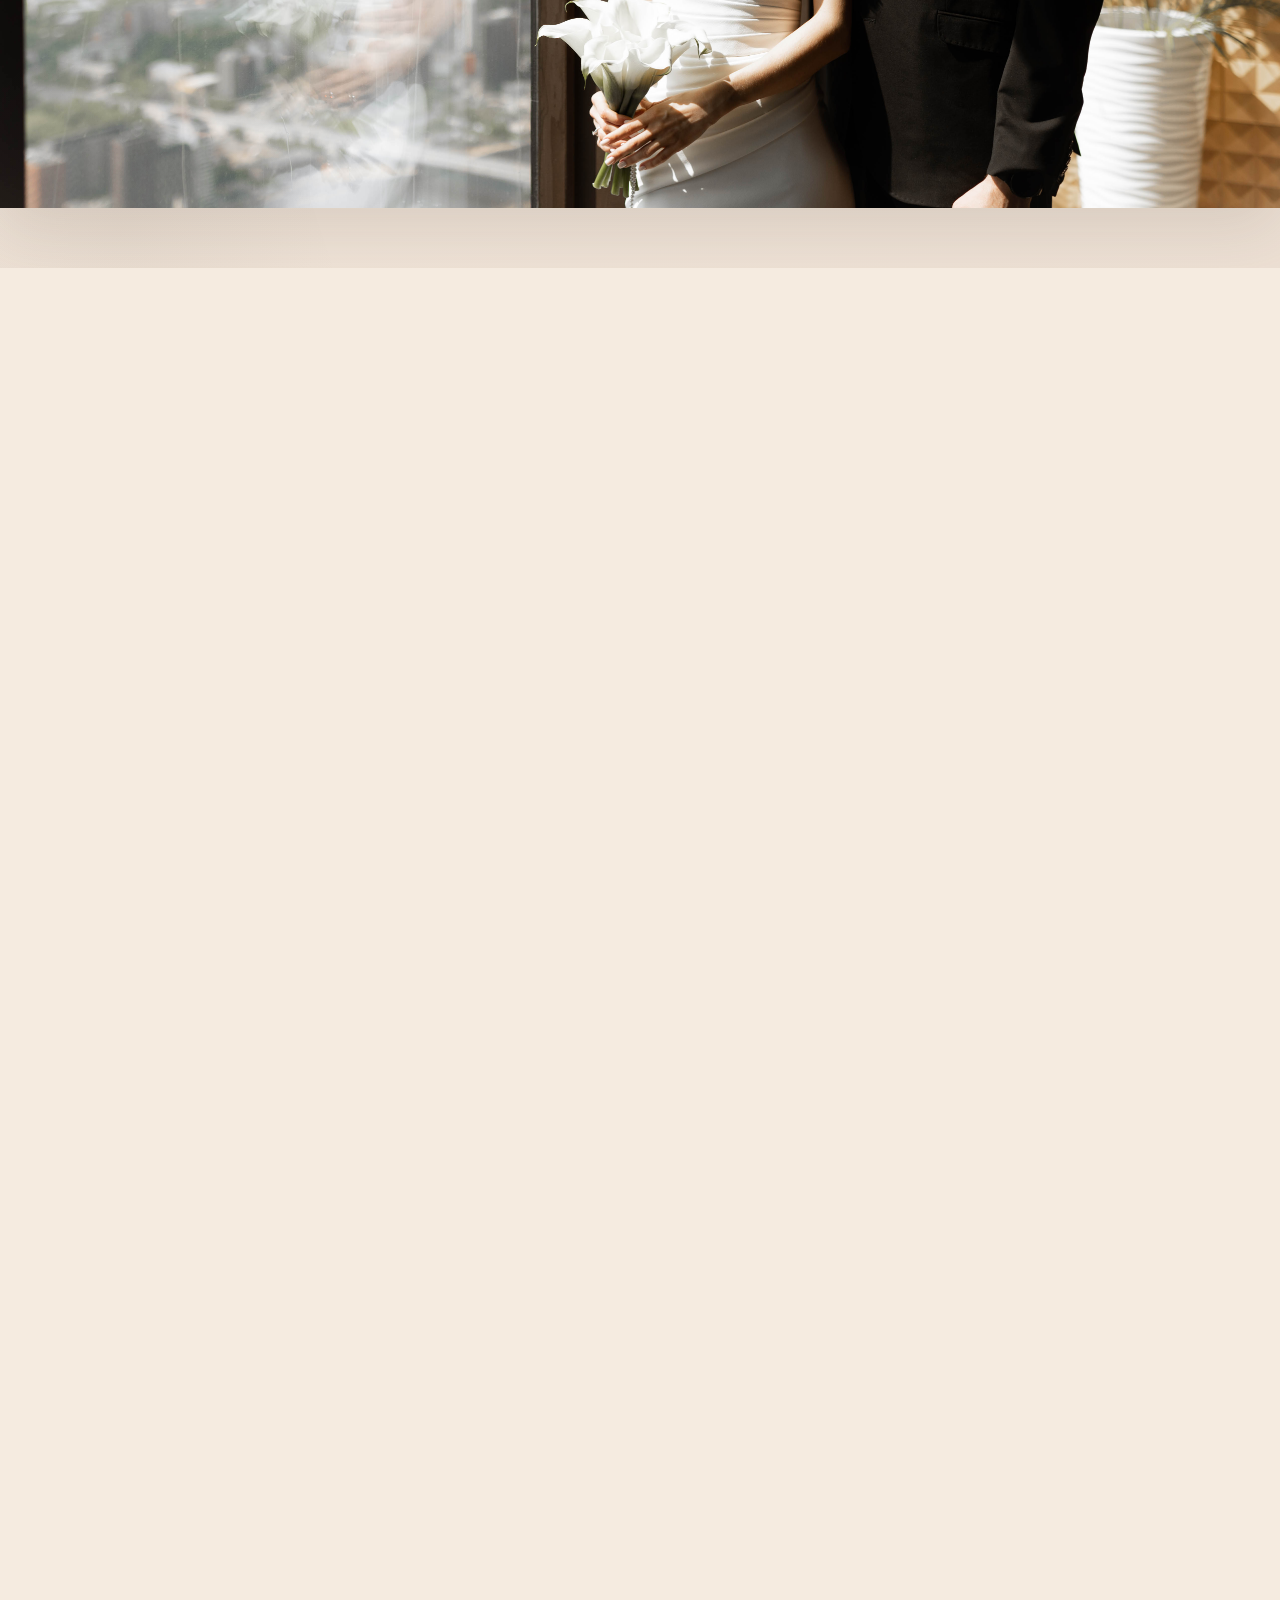
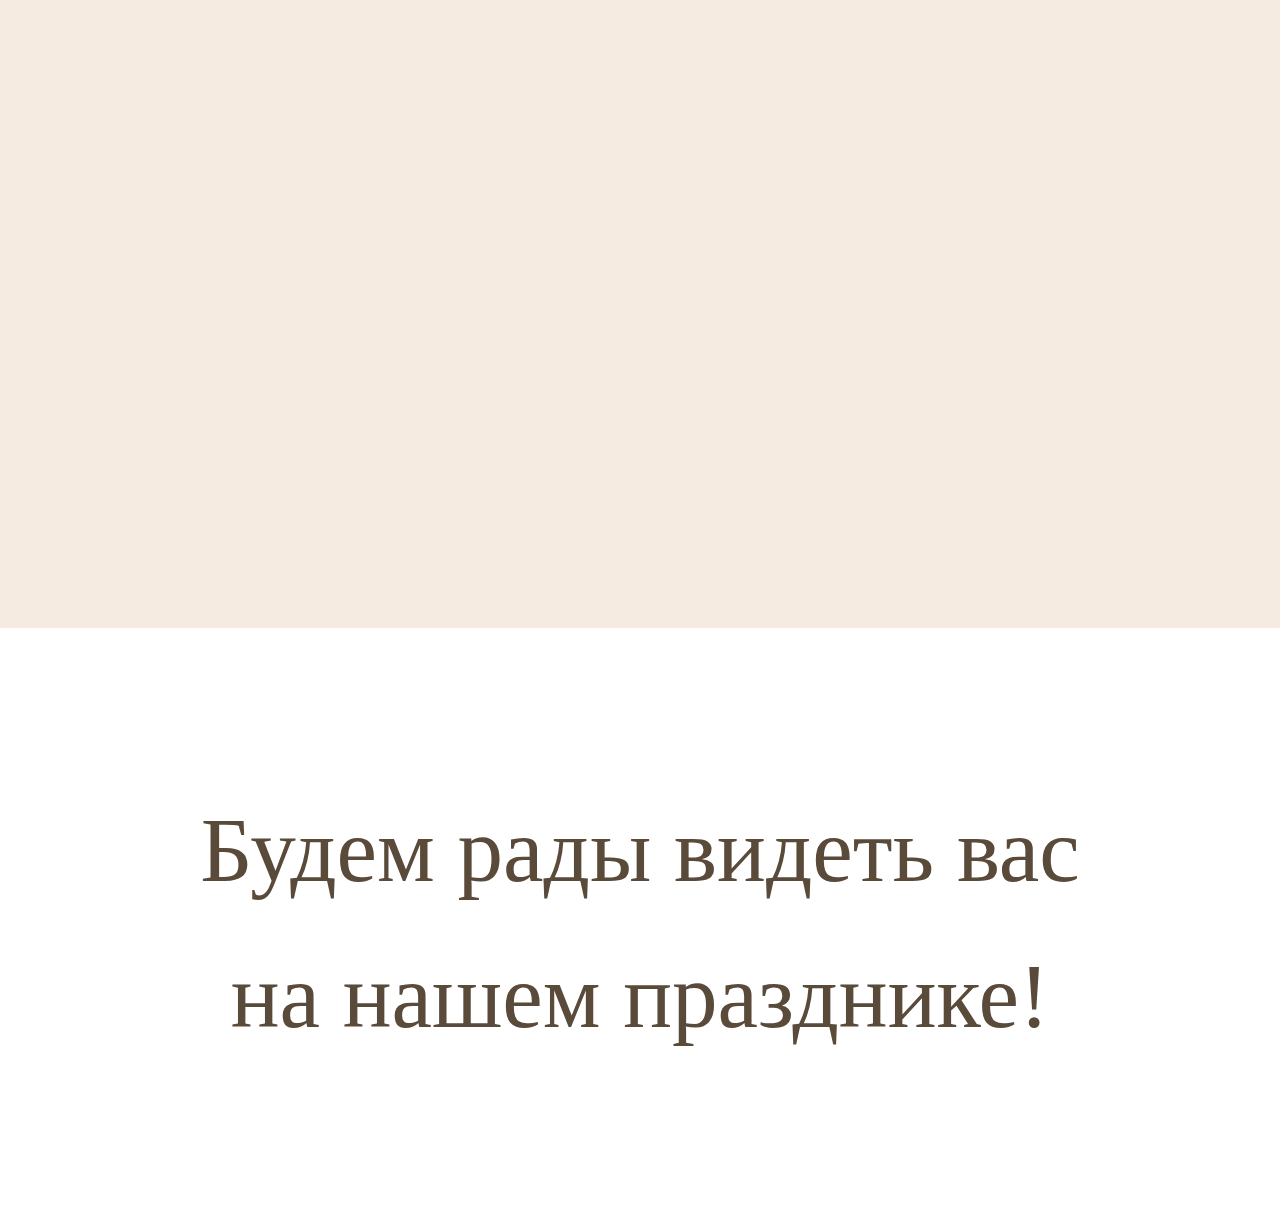
<file: index_0.9.html>
<!DOCTYPE html>
<html lang="ru">
<head>
    <meta charset="UTF-8">
    <meta name="viewport" content="width=device-width, initial-scale=1.0">
    <title>Свадебное приглашение</title>
    <link href="https://fonts.googleapis.com/css2?family=Playfair+Display:wght@400;600;700&family=Cormorant+Garamond:wght@300;400;500;600&family=Beautiful+People&display=swap" rel="stylesheet">
    <style>
        * {
            margin: 0;
            padding: 0;
            box-sizing: border-box;
        }

        body {
            font-family: 'Cormorant Garamond', serif;
            color: #5a4a3a;
            line-height: 1.6;
            overflow-x: hidden;
            background: #f5ebe0;
        }

        /* ПАЛИТРА ИЗ ФОТОГРАФИЙ */
        :root {
            --beige-light: #f5ebe0;
            /* --beige-light2: #faeee3; */
            --beige-medium: #e8d5c4;
            --peach: #f4d5c0;
            --sand: #ede0d4;
            --brown-text: #5a4a3a;
            --palm-shadow: rgba(90, 74, 58, 0.15);
            --white: #ffffff;
            --accent-warm: #d4a373;
        }

        .section {
            padding: 80px 20px;
            max-width: 1200px;
            margin: 0 auto;
            position: relative;
        }

        /* ДЕКОРАТИВНЫЕ ПАЛЬМОВЫЕ ЛИСТЬЯ */
        .palm-leaves-container {
            position: fixed;
            top: 0;
            left: 0;
            width: 100%;
            height: 100%;
            pointer-events: none;
            z-index: 5;
            opacity: 0;
            transition: opacity 1.5s ease-in-out;
        }

        .palm-leaves-container.show {
            opacity: 1;
        }

        .palm-leaf-left {
            position: absolute;
            top: 0%;
            left: 0%;
            width: 600px;
            height: 800px;
            background: url('palma_2.png') no-repeat;
            background-size: contain;
            opacity: 0.6;
            /* transform: translateX(50%) scaleX(-1); */
            animation: slideInLeft 2s ease-out forwards;
        }

        .palm-leaf-right {
            position: absolute;
            top: 0%;
            right: 0%;
            width: 600px;
            height: 8050px;
            background: url('palma_3.png') no-repeat;
            background-size: contain;
            opacity: 0.5;
            /* transform: translateX(100%) scaleX(-1); */
            animation: slideInRight 2s ease-out forwards;
        }

        .palm-leaf-bottom {
            position: absolute;
            bottom: -20%;
            left: 0%;
            width: 1050px;
            height: 750px;
            background: url('palma_1.png') no-repeat;
            background-size: contain;
            opacity: 0.3;
            /* transform: translateY(100%); */
            animation: slideInBottom 2.5s ease-out forwards;
        }

        @keyframes slideInLeft {
            0% {
                transform: translateX(-100%) scaleX(1);
                opacity: 0;
            }
            100% {
                transform: translateX(0) scaleX(-1);
                opacity: 0.6;
            }
        }

        @keyframes slideInRight {
            0% {
                transform: translateX(100%) scaleX(-1);
                opacity: 0;
            }
            100% {
                transform: translateX(0) scaleX(1);
                opacity: 0.5;
            }
        }

        @keyframes slideInBottom {
            0% {
                transform: translateY(100%);
                /* opacity: 0; */
            }
            100% {
                transform: translateY(0);
                /* opacity: 0.4; */
            }
        }

        /* 1. НАЧАЛО - Hero Section */
        .hero-section {
            background: linear-gradient(165deg, var(--peach) 0%, var(--beige-light) 50%, var(--sand) 100%);
            padding: 80px 20px 60px;
            text-align: center;
            color: var(--brown-text);
            position: relative;
            overflow: hidden;
            min-height: 100vh;
            display: flex;
            flex-direction: column;
            justify-content: center;
            align-items: center;
        }

        /* Тени пальм для hero */
        .hero-section::before {
            content: '';
            position: absolute;
            top: -10%;
            right: -5%;
            width: 500px;
            height: 500px;
            background: radial-gradient(ellipse at center, var(--palm-shadow) 0%, transparent 70%);
            clip-path: polygon(50% 0%, 80% 20%, 100% 50%, 80% 80%, 70% 100%, 50% 85%, 30% 100%, 20% 80%, 0% 50%, 20% 20%);
            transform: rotate(-25deg);
            opacity: 0.4;
        }

        .hero-section::after {
            content: '';
            position: absolute;
            bottom: -10%;
            left: -8%;
            width: 450px;
            height: 450px;
            background: radial-gradient(ellipse at center, var(--palm-shadow) 0%, transparent 70%);
            clip-path: polygon(50% 0%, 80% 20%, 100% 50%, 80% 80%, 70% 100%, 50% 85%, 30% 100%, 20% 80%, 0% 50%, 20% 20%);
            transform: rotate(15deg);
            opacity: 0.35;
        }

        .couple-names {
            font-family: 'Bikham Cyr Script';
            font-size: 10.0rem;
            font-weight: 400;
            margin-bottom: 25px;
            /* letter-spacing: 1px; */
            position: relative;
            z-index: 2;
            /* text-transform: uppercase; */
        }

        .wedding-date {
            font-family: 'Bikham Cyr Script';
            font-size: 4.6rem;
            font-weight: 300;
            letter-spacing: 4px;
            margin-bottom: 60px;
            /* text-transform: uppercase; */
            position: relative;
            z-index: 2;
        }

        .invitation-text {
            font-size: 6.0rem;
            font-family: 'Bikham Cyr Script';
            /* font-style: italic; */
            margin-bottom: 60px;
            font-weight: 300;
            position: relative;
            z-index: 2;
        }

        .hero-image {
            width: 100vw;
            max-width: 110%;
            height: 800px;
            margin: 0;
            position: relative;
            overflow: hidden;
            box-shadow: 0 20px 60px rgba(90, 74, 58, 0.15);
            background-size: cover;       /* заполняет блок без искажений */
            background-position: 0% -40%; /* центр по X, выше по Y */
        }

        .hero-image img {
            width: 100%;
            height: 100%;
            object-fit: cover;
            display: block;
            object-fit: cover;            /* как background-size: cover */
            object-position: 0% 30%;     /* как background-position */
        }

        /* .hero-image {
            width: 100vw;
            max-width: 100vw;
            height: 600px;
            margin: 0;
            position: relative;
            overflow: hidden;
            box-shadow: 0 20px 60px rgba(90, 74, 58, 0.15);
        }

        .hero-image img {
            width: 100%;
            height: 100%;
            object-fit: contain;
            object-position: center;
            display: block;
            background: var(--sand);
        } */

        /* 2. ОПИСАНИЕ И ПРИГЛАШЕНИЕ */
        .description-section {
            background: var(--white);
            text-align: center;
            position: relative;
        }

        .description-section h2 {
            font-family: 'Cormorant Garamond', serif;
            font-size: 2.8rem;
            color: var(--brown-text);
            margin-bottom: 40px;
            font-weight: 400;
                    text-align: center;
        }

        .description-text {
            font-size: 1.25rem;
            line-height: 2;
            margin-bottom: 40px;
            max-width: 900px;
            margin-left: auto;
            margin-right: auto;
            color: var(--brown-text);
            font-weight: 300;
        }

        .invitation-message {
            font-family: 'Cormorant Garamond', serif;
            font-size: 1.5rem;
            font-style: italic;
            color: var(--accent-warm);
            padding: 40px;
            background: var(--beige-light);
            border-radius: 0;
            max-width: 900px;
            margin: 0 auto;
            font-weight: 300;
            line-height: 1.8;
        }

        /* 3. ДАТА - Календарь */
        .date-section {
            background: var(--sand);
            text-align: center;
            position: relative;
        }

        .section-title {
            font-family: 'Cormorant Garamond', serif;
            font-size: 2.8rem;
            color: var(--brown-text);
            margin-bottom: 50px;
            font-weight: 400;
                    text-align: center;
        }

        .calendar-container {
            max-width: 400px;
            width: 400px;
            height: 400px;
            margin: 0 auto;
            background: transparent;
            padding: 0;
            border-radius: 0;
            box-shadow: none;
            color: var(--brown-text);
            display: flex;
            align-items: center;
            justify-content: center;
        }

        .calendar-image {
            max-width: 400px;
            max-height: 400px;
            width: 100%;
            height: 100%;
            object-fit: contain;
            display: block;
            box-shadow: 0 15px 40px var(--palm-shadow);
        }

        .calendar-month {
            font-size: 1.4rem;
            font-weight: 400;
            margin-bottom: 25px;
            text-transform: uppercase;
            letter-spacing: 3px;
            color: var(--accent-warm);
        }

        .calendar-day {
            font-size: 6rem;
            font-family: 'Playfair Display', serif;
            font-weight: 300;
            margin: 30px 0;
        }

        .calendar-year {
            font-size: 3rem;
            font-weight: 300;
            margin-top: 25px;
        }

        /* 4. ЛОКАЦИЯ - ОБНОВЛЕНА ШИРИНА */
        .location-section {
            background: var(--beige-light);
            text-align: center;
            position: relative;
        }

        .location-image-container {
            position: relative;
            max-width: 1200px;
            width: 100%;
            height: 600px;
            margin: 0 auto;
            overflow: hidden;
            box-shadow: 0 15px 40px var(--palm-shadow);
            background: url('villa.png') center/cover no-repeat;
            display: flex;
            flex-direction: column;
            justify-content: center;
            align-items: center;
            padding: 40px;
        }

        /* Затемнение для читаемости текста */
        .location-image-container::before {
            content: '';
            position: absolute;
            top: 0;
            left: 0;
            width: 100%;
            height: 100%;
            background: rgba(0, 0, 0, 0.3);
            z-index: 0;
        }

        .location-address {
            color: var(--white);
            font-size: 2.0rem;
            margin-bottom: 35px;
            font-weight: 400;
            text-shadow: 0 2px 8px rgba(0,0,0,0.7);
            position: relative;
            z-index: 1;
        }

        .map-button {
            background: var(--white);
            color: var(--brown-text);
            padding: 18px 45px;
            border-radius: 0;
            text-decoration: none;
            font-weight: 500;
            font-size: 1.35rem;
            display: inline-block;
            transition: all 0.3s ease;
            box-shadow: 0 8px 20px var(--palm-shadow);
            letter-spacing: 1px;
            position: relative;
            z-index: 1;
            font-family: 'Cormorant Garamond', serif;
        }

        .map-button:hover {
            transform: translateY(-3px);
            box-shadow: 0 12px 30px var(--beige-light);
            background: var(--beige-light);
        }

        /* Тук-тук анимация с реальным изображением */
        .tuk-tuk {
            position: absolute;
            bottom: -50px;
            left: -200px;
            width: 180px;
            height: 180px;
            opacity: 0;
            transition: opacity 0.3s ease;
            will-change: transform, opacity;
            z-index: 10;
            background: url('tuk_tuk.png') no-repeat center;
            background-size: contain;
            background-color: transparent;
        }

        .tuk-tuk.animate {
            animation: tukTukMove 8s linear forwards;
            opacity: 1;
        }

        @keyframes tukTukMove {
            0% {
                transform: translateX(0);
                opacity: 1;
            }
            95% {
                opacity: 1;
            }
            100% {
                transform: translateX(calc(100vw + 250px));
                opacity: 0;
            }
        }

        /* 5. ДОП ИНФОРМАЦИЯ */
        .info-section {
            background: var(--white);
            position: relative;
            
        }

        .info-block {
            margin-bottom: 50px;
            max-width: 1000px;
            margin-left: auto;
            margin-right: auto;
        }

        .info-block h3 {
            font-family: 'Cormorant Garamond', serif;
            font-size: 2rem;
            color: var(--accent-warm);
            margin-bottom: 25px;
            font-weight: 400;
        }

        .info-block p {
            font-size: 1.15rem;
            line-height: 1.9;
            margin-bottom: 15px;
            font-weight: 300;
        }

        .info-block a {
            color: var(--accent-warm);
            text-decoration: none;
            font-weight: 500;
            border-bottom: 1px solid var(--accent-warm);
            transition: all 0.3s ease;
        }

        .info-block a:hover {
            color: var(--brown-text);
            border-bottom-color: var(--brown-text);
        }

        .hotel-list {
            display: grid;
            grid-template-columns: repeat(auto-fit, minmax(280px, 1fr));
            gap: 25px;
            margin-top: 30px;
        }

        .hotel-card {
            /* background: var(--beige-light); */
            /* background: #fff4e9; */
            background: #faeee3;
            padding: 30px;
            border-radius: 0;
            box-shadow: 0 8px 25px var(--palm-shadow);
            transition: transform 0.3s ease;
        }

        .hotel-card:hover {
            transform: translateY(-5px);
        }

        .hotel-card h4 {
            color: var(--brown-text);
            font-size: 1.4rem;
            margin-bottom: 15px;
            font-weight: 500;
        }

        .hotel-card p {
            font-size: 1rem;
            margin-bottom: 8px;
        }

        /* 6. ДРЕСС-КОД */
        .dresscode-section {
            background: var(--sand);
            text-align: center;
            position: relative;
        }

        .dresscode-text {
            font-size: 1.2rem;
            line-height: 1.9;
            margin-bottom: 35px;
            max-width: 900px;
            margin-left: auto;
            margin-right: auto;
            font-weight: 300;
        }

        .color-palette {
            display: flex;
            justify-content: center;
            gap: 20px;
            flex-wrap: wrap;
            margin-top: 40px;
        }

        .color-swatch {
            width: 90px;
            height: 90px;
            border-radius: 50%;
            box-shadow: 0 8px 20px var(--palm-shadow);
            transition: transform 0.3s ease;
        }

        .color-swatch:hover {
            transform: scale(1.1);
        }

        /* 7. ДЕТАЛИ */
        .details-section {
            background: var(--white);
            position: relative;
        }

        .details-list {
            max-width: 900px;
            margin: 0 auto;
            text-align: left;
        }

        .detail-item {
            padding: 25px 25px 25px 60px;
            margin-bottom: 20px;
            background: var(--beige-light);
            border-radius: 0;
            border-left: 3px solid var(--accent-warm);
            font-size: 1.15rem;
            position: relative;
            font-weight: 300;
            transition: all 0.3s ease;
        }

        .detail-item:hover {
            background: var(--peach);
            padding-left: 70px;
        }

        .detail-item::before {
            /* content: '🌺'; */
            position: absolute;
            left: 20px;
            font-size: 1.5rem;
        }

        /* 8. АНКЕТА ГОСТЯ */
        .form-section {
            background: var(--beige-light);
            position: relative;
        }

        .rsvp-form {
            max-width: 700px;
            margin: 0 auto;
            background: var(--white);
            padding: 50px 40px;
            border-radius: 0;
            box-shadow: 0 15px 40px var(--palm-shadow);
        }

        .form-group {
            margin-bottom: 30px;
        }

        .form-group label {
            display: block;
            margin-bottom: 10px;
            font-weight: 500;
            color: var(--brown-text);
            font-size: 1.1rem;
        }

        .form-group input,
        .form-group select,
        .form-group textarea {
            width: 100%;
            padding: 14px;
            border: 1px solid var(--beige-medium);
            border-radius: 0;
            font-size: 1rem;
            font-family: 'Cormorant Garamond', serif;
            transition: all 0.3s;
            background: var(--beige-light);
            color: var(--brown-text);
        }

        .form-group input:focus,
        .form-group select:focus,
        .form-group textarea:focus {
            outline: none;
            border-color: var(--accent-warm);
            background: var(--white);
        }

        .form-group textarea {
            min-height: 100px;
            resize: vertical;
        }

        .radio-group {
            display: flex;
            gap: 15px;
            flex-wrap: wrap;
        }

        .radio-group label {
            display: flex;
            align-items: center;
            white-space: nowrap;
            gap: 10px;
            /* font-weight: 300; */
            cursor: pointer;
        }

        .submit-button {
            background: var(--accent-warm);
            color: var(--white);
            padding: 18px 55px;
            border: none;
            border-radius: 0;
            font-size: 1.2rem;
            font-weight: 500;
            cursor: pointer;
            transition: all 0.3s ease;
            box-shadow: 0 8px 20px var(--palm-shadow);
            letter-spacing: 1px;
            font-family: 'Cormorant Garamond', serif;
        }

        .submit-button:hover {
            transform: translateY(-3px);
            box-shadow: 0 12px 30px var(--palm-shadow);
            background: var(--brown-text);
        }

        /* 9. ОБРАТНЫЙ ОТСЧЁТ */
        .countdown-section {
            background: linear-gradient(135deg, var(--peach), var(--sand));
            color: var(--brown-text);
            text-align: center;
            position: relative;
        }

        .countdown-container {
            display: flex;
            justify-content: center;
            gap: 35px;
            flex-wrap: wrap;
            margin-top: 50px;
        }

        .countdown-box {
            background: var(--white);
            padding: 35px 30px;
            border-radius: 0;
            min-width: 130px;
            box-shadow: 0 10px 30px var(--palm-shadow);
        }

        .countdown-number {
            font-size: 3.5rem;
            font-weight: 300;
            font-family: 'Playfair Display', serif;
        }

        .countdown-label {
            font-size: 0.95rem;
            text-transform: uppercase;
            letter-spacing: 2px;
            margin-top: 12px;
            font-weight: 400;
        }

        /* 10. КОНЕЦ */
        .final-section {
            background: var(--white);
            text-align: center;
            padding: 120px 20px;
            position: relative;
        }

        .final-message {
            font-family: 'Bikham Cyr Script', serif;
            font-size: 5.7rem;
            color: var(--brown-text);
            /* font-style: italic; */
            max-width: 900px;
            margin: 0 auto;
            font-weight: 300;
            line-height: 1.6;
        }

        .tropical-decoration {
            font-size: 2.5rem;
            margin: 30px 0;
            opacity: 0.6;
        }

        /* АДАПТИВНОСТЬ */
        @media (max-width: 768px) {
            .section {
                max-width: 100%;
            }

            .couple-names {
                font-size: 3.5rem;
            }

            .wedding-date {
                font-size: 1.1rem;
            }

            .invitation-text {
                font-size: 1.3rem;
            }

            .section-title {
                font-size: 2.2rem;
            }

            .countdown-box {
                min-width: 100px;
                padding: 25px 20px;
            }

            .countdown-number {
                font-size: 2.5rem;
            }

            .final-message {
                font-size: 2rem;
            }

            .hero-image {
                height: 400px;
            }

            .location-image-container {
                height: 400px;
            }

            .palm-leaf-left,
            .palm-leaf-right,
            .palm-leaf-bottom {
                display: none;
            }

            .tuk-tuk {
                width: 120px;
                height: 120px;
            }
        }
    
        /* МОБИЛЬНАЯ ОПТИМИЗАЦИЯ */
        @media (max-width: 768px) {
            .section {
                max-width: 100%;
                padding: 60px 15px;
            }

            .couple-names {
                font-size: 2.5rem;
            }

            .wedding-date {
                font-size: 1rem;
                letter-spacing: 2px;
            }

            .invitation-text {
                font-size: 1.2rem;
            }

            .section-title {
                font-size: 2rem;
            }

            .hero-image {
                height: 350px;
            }

            .description-text,
            .dresscode-text {
                font-size: 1rem;
            }

            .invitation-message {
                font-size: 1.2rem;
                padding: 30px 20px;
            }

            
            .calendar-container {
                max-width: 300px;
                width: 300px;
                height: 300px;
            }

            .calendar-image {
                max-width: 300px;
                max-height: 300px;
            }

            .calendar-day {
                font-size: 4.5rem;
            }

            .calendar-year {
                font-size: 2.5rem;
            }

            .location-photo-wrapper {
                height: 350px;
            }

            /* ТУК-ТУК НА МОБИЛЬНЫХ */
            .tuk-tuk {
                width: 100px; /* Уменьшаем размер */
                height: 100px;
                bottom: -20px; /* Поднимаем выше, чтобы было видно */
                left: -120px;
                z-index: 25; /* Ещё выше z-index */
            }

            .countdown-box {
                min-width: 80px;
                padding: 20px 15px;
            }

            .countdown-number {
                font-size: 2.5rem;
            }

            .countdown-label {
                font-size: 0.8rem;
            }

            .final-message {
                font-size: 1.8rem;
            }

            .hotel-list {
                grid-template-columns: 1fr;
            }

            .detail-item {
                font-size: 1rem;
                padding: 20px 20px 20px 50px;
            }

            .rsvp-form {
                padding: 30px 20px;
            }

            /* Скрываем пальмовые листья на мобильных */
            .palm-leaf-left,
            .palm-leaf-right,
            .palm-leaf-bottom {
                display: none;
            }

            /* Адаптация location content для мобильных */
            .location-address {
                font-size: 1.2rem;
                margin-bottom: 25px;
            }

            .map-button {
                font-size: 1rem;
                padding: 15px 35px;
            }

            .info-block h3 {
                font-size: 1.6rem;
            }

            .hotel-card {
                padding: 25px 20px;
            }
        }

        /* ДОПОЛНИТЕЛЬНАЯ ОПТИМИЗАЦИЯ ДЛЯ МАЛЕНЬКИХ ЭКРАНОВ */
        @media (max-width: 480px) {
            .couple-names {
                font-size: 2rem;
            }

            .section-title {
                font-size: 1.8rem;
            }

            .hero-image {
                height: 300px;
            }

            .location-photo-wrapper {
                height: 300px;
            }

            /* ТУК-ТУК ЕЩЁ МЕНЬШЕ */
            .tuk-tuk {
                width: 80px;
                height: 80px;
                bottom: -20px;
                left: -100px;
            }

            
            .calendar-container {
                max-width: 250px;
                width: 250px;
                height: 250px;
            }

            .calendar-image {
                max-width: 250px;
                max-height: 250px;
            }

            .calendar-day {
                font-size: 3.5rem;
            }

            .countdown-container {
                gap: 15px;
            }

            .countdown-box {
                min-width: 70px;
                padding: 15px 10px;
            }

            .countdown-number {
                font-size: 2rem;
            }
        }
    </style>
</head>
<body>

    <!-- ДЕКОРАТИВНЫЕ ПАЛЬМОВЫЕ ЛИСТЬЯ -->
    <div class="palm-leaves-container" id="palmLeaves">
        <div class="palm-leaf-left"></div>
        <div class="palm-leaf-right"></div>
        <div class="palm-leaf-bottom"></div>
    </div>

    <!-- 1. НАЧАЛО -->
    <section class="hero-section">
        <h1 class="couple-names">Никита & Виолетта</h1>
        <p class="wedding-date">28 февраля 2026</p>
        <p class="invitation-text">Приглашение на свадьбу</p>
        <div class="hero-image" id="heroImage">
            <img src="first_photo.jpg" alt="Фотография пары">
        </div>
    </section>

    <!-- 2. ОПИСАНИЕ И ПРИГЛАШЕНИЕ -->
    <section class="section description-section">
        <h2>Дорогие родные и близкие!</h2>
        <p class="description-text"> 
            Мы давно ждали этого момента, когда сможем отпраздновать вместе с вами важное для нас событие - создание семьи. Мы с радостью приглашаем вас разделить с нами один из самых важных 
            и торжественных дней в нашей жизни и стать частю нашей семейной истории.
        </p>
        <div class="invitation-message">
            Мы будем очень рады увидеть вас на нашей свадьбе и отпраздновать вместе 
            этот незабываемый день в тропическом раю. 
            Ваше присутствие сделает наш праздник по-настоящему особенным!
        </div>
    </section>

    <!-- 3. ДАТА -->
    <section class="section date-section">
        <h2 class="section-title">Дата торжества</h2>
        <div class="calendar-container">
            <img src="kalend.png" alt="Дата свадьбы" class="calendar-image">
        </div>
    </section>

    <!-- 4. ЛОКАЦИЯ -->
    <section class="section location-section">
        <h2 class="section-title">Место торжества</h2>
        <div class="location-image-container">
            <p class="location-address">
                <br>
                The Flute Mansion Villa<br>
                Coral beach, Palutagaha, Habaraduwa, Shri-Lanka
            </p>
            <a href="https://maps.app.goo.gl/mhSYNMUJQ5WnYMHb8" target="_blank" class="map-button">
                Смотреть на карте
            </a>
            <div class="tuk-tuk" aria-label="Проезжающий тук-тук"></div>
        </div>
    </section>

    <!-- 5. ДОП ИНФОРМАЦИЯ -->
    <section class="section info-section">
        <h2 class="section-title">Полезная информация</h2>

        <div class="info-block">
            <h3>Правила въезда на Шри-Ланку</h3>
            <p>
                Для въезда на Шри-Ланку россиянам необходимо иметь загранпаспорт со сроком действия не менее 6 месяцев и заранее оформить бесплатное электронное разрешение на поездку (ETA) онлайн на сайте.  С 15 октября 2025 года визу по прибытии получить нельзя, поэтому оформление ETA перед вылетом обязательно, иначе вас не допустят на рейс. 
            </p>
            <p>
                Официальная информация: 
                <a href="https://eta.gov.lk/" target="_blank">Посольство Шри-Ланки</a>
            </p>
        </div>

        <div class="info-block">
            <h3>Где остановиться</h3>
            <p>Мы подобрали для вас несколько отелей недалеко от места проведения свадьбы:</p>

            <div class="hotel-list" style="display: grid; grid-template-columns: repeat(4, 1fr); gap: 20px; margin: 30px 0;">
                <div class="hotel-card" style="padding: 20px;  border-radius: 10px; box-shadow: 0 2px 8px rgba(0,0,0,0.1); text-align: center; transition: transform 0.3s ease;">
                    <h4 style="font-size: 22px; margin-bottom: 12px; color: #5a4a3a; font-weight: 600;">JH Villa</h4>
                    <p style="font-size: 14px; margin: 8px 0; color: #5a4a3a;">📍 50 м</p>
                    <p style="margin-top: 10px;">
                        <a href="https://www.booking.com/Share-jU0xMy" target="_blank">Забронировать</a></p>
                </div>

                <div class="hotel-card" style="padding: 20px;  border-radius: 10px; box-shadow: 0 2px 8px rgba(0,0,0,0.1); text-align: center; transition: transform 0.3s ease;">
                    <h4 style="font-size: 22px; margin-bottom: 12px; color: #5a4a3a; font-weight: 600;">The Flute Mansion Villa</h4>
                    <p style="font-size: 14px; margin: 8px 0; color: #5a4a3a;">📍 50 м</p>
                    <p style="margin-top: 10px;">
                        <a href="https://www.trip.com/w/gripZ7gp1S2" target="_blank">Забронировать</a></p>
                </div>

                <div class="hotel-card" style="padding: 20px;  border-radius: 10px; box-shadow: 0 2px 8px rgba(0,0,0,0.1); text-align: center; transition: transform 0.3s ease;">
                    <h4 style="font-size: 22px; margin-bottom: 12px; color: #5a4a3a; font-weight: 600;">Cantaloupe Aqua</h4>
                    <p style="font-size: 14px; margin: 8px 0; color: #5a4a3a;">📍 400 м</p>
                    <p style="margin-top: 10px;">
                        <a href="https://www.booking.com/Share-U75ugx2" target="_blank">Забронировать</a></p>
                </div>

                <div class="hotel-card" style="padding: 20px;  border-radius: 10px; box-shadow: 0 2px 8px rgba(0,0,0,0.1); text-align: center; transition: transform 0.3s ease;">
                    <h4 style="font-size: 22px; margin-bottom: 12px; color: #5a4a3a; font-weight: 600;">Radisson Collection Resort</h4>
                    <p style="font-size: 14px; margin: 8px 0; color: #5a4a3a;">📍 750 м</p>
                    <p style="margin-top: 10px;">
                        <a href="https://www.booking.com/Share-fHC4f6Q" target="_blank">Забронировать</a></p>
                </div>

                <div class="hotel-card" style="padding: 20px;  border-radius: 10px; box-shadow: 0 2px 8px rgba(0,0,0,0.1); text-align: center; transition: transform 0.3s ease;">
                    <h4 style="font-size: 22px; margin-bottom: 12px; color: #5a4a3a; font-weight: 600;">The Frangipani Tree</h4>
                    <p style="font-size: 14px; margin: 8px 0; color: #5a4a3a;">📍 1.2 км</p>
                    <p style="margin-top: 10px;">
                        <a href="https://www.booking.com/Share-x5GdY1p" target="_blank">Забронировать</a></p>
                </div>

                <div class="hotel-card" style="padding: 20px;  border-radius: 10px; box-shadow: 0 2px 8px rgba(0,0,0,0.1); text-align: center; transition: transform 0.3s ease;">
                    <h4 style="font-size: 22px; margin-bottom: 12px; color: #5a4a3a; font-weight: 600;">KK Beach</h4>
                    <p style="font-size: 14px; margin: 8px 0; color: #5a4a3a;">📍 1.5 км</p>
                    <p style="margin-top: 10px;">
                        <a href="https://www.booking.com/Share-hYIZaB" target="_blank">Забронировать</a></p>
                </div>

                <div class="hotel-card" style="padding: 20px; border-radius: 10px; box-shadow: 0 2px 8px rgba(0,0,0,0.1); text-align: center; transition: transform 0.3s ease;">
                    <h4 style="font-size: 22px; margin-bottom: 12px; color: #5a4a3a; font-weight: 600;">Tabula Rasa Resort & Spa</h4>
                    <p style="font-size: 14px; margin: 8px 0; color: #5a4a3a;">📍 1.9 км</p>
                    <p style="margin-top: 10px;">
                        <a href="https://www.booking.com/Share-aVaWiLA" target="_blank">Забронировать</a></p>
                </div>

                <div class="hotel-card" style="padding: 20px;  border-radius: 10px; box-shadow: 0 2px 8px rgba(0,0,0,0.1); text-align: center; transition: transform 0.3s ease;">
                    <h4 style="font-size: 22px; margin-bottom: 12px; color: #5a4a3a; font-weight: 600;">Radisson Blu Resort Galle</h4>
                    <p style="font-size: 14px; margin: 8px 0; color: #5a4a3a;">📍 4.5 км</p>
                    <p style="margin-top: 10px;">
                    <a href="https://www.trip.com/w/A3tJuZgp1S2" target="_blank">Забронировать</a></p>
                </div>
            </div>
            </div>
        </div>
    </section>

    <!-- 6. ДРЕСС-КОД -->
    <section class="section dresscode-section">
        <h2 class="section-title">Дресс-код</h2>
        <p class="dresscode-text">
            Выбирайте торжественные лёгкие летние наряды, в которых будет комфортно в жаркую погоду. 
        <p>Мы будем благодарны, если вы поддержите цветовую гамму нашей свадьбы при выборе одежды и аксессуаров.
        </p>
        <p class="dresscode-text">
            <strong>Цветовая гамма:</strong>
        </p>
        <div class="color-palette">
            <div class="color-swatch" style="background: #47513c;" title="Очень темный серо-зеленый"></div>
            <div class="color-swatch" style="background: #9ca389;" title="Темно-серо-зеленый"></div>
            <div class="color-swatch" style="background: #553b2c;" title="Очень темный ненасыщенный оранжевый"></div>
            <div class="color-swatch" style="background: #c7ad95;" title="Слегка ненасыщенный оранжевый"></div>
            <div class="color-swatch" style="background: #ede0d4; border: 2px solid #c7ad95;" title="Песочный"></div>
            <div class="color-swatch" style="background: #efe6d6;" title="Светлый серовато-оранжевый"></div>
        </div>
    </section>

    <!-- 7. ДЕТАЛИ -->
    <section class="section details-section">
        <h2 class="section-title">Детали</h2>
        <div class="details-list">
            <div class="detail-item">Ваши улыбки и смех подарят нам незабываемое счастье в этот день, а пожелания в конвертах помогут осуществить наши мечты!</div>
            <div class="detail-item">Будем благодарны вам за сохранение уютного и семейного вечера и отсутствия криков: "Горько!"</div>
            <div class="detail-item">Мы очень рады пригласить именно вас и провести вместе этот особенный день, поэтому не предполагаем формат +1. Надеемся на ваше понимание и с нетерпением ждем встречи, чтобы создать тёплую и уютную атмосферу вместе с нашими близкими.</div>
            <div class="detail-item">Будет организован трансфер от отелей до места проведения</div>
            <div class="detail-item">Фотограф и видеооператор запечатлеют все моменты</div>
            <div class="detail-item">Просим подтвердить участие до 1 февраля 2026</div>
        </div>
    </section>

    <!-- 8. АНКЕТА ГОСТЯ -->
    <section class="section form-section">
        <h2 class="section-title">Анкета гостя</h2>
        <form class="rsvp-form" action="https://formspree.io/f/manpzzjd" method="POST">
            <div class="form-group">
                <label for="name">Ваше имя и фамилия *</label>
                <input type="text" id="name" name="name" required>
            </div>

            <div class="form-group">
                <label for="phone">Телефон *</label>
                <input type="tel" id="phone" name="phone" required>
            </div>

            <div class="form-group">
                <label>Сможете ли вы присутствовать? *</label>
                <div class="radio-group">
                    <label>
                        <input type="radio" name="attendance" value="yes" required> Да, с удовольствием!
                    </label>
                    <label>
                        <input type="radio" name="attendance" value="no"> К сожалению, смогу
                    </label>
                </div>
            </div>

            <div class="form-group">
                <label for="guests">Количество гостей (включая вас)</label>
                <select id="guests" name="guests">
                    <option value="1">1 человек</option>
                    <option value="2">2 человека</option>
                    <option value="3">3 человека</option>
                    <option value="4">4 человека</option>
                    <option value="5">5 человек</option>
                </select>
            </div>

            <div class="form-group">
                <label for="guests_names">Имена других гостей</label>
                <input type="text" id="guests_names" name="guests_names" required>
            </div>


            <div class="form-group">
                <label for="dietary">Есть ли у вас пищевые ограничения или аллергии?</label>
                <textarea id="dietary" name="dietary" placeholder="Вегетарианец, аллергия на орехи и т.д."></textarea>
            </div>

            <div class="form-group">
                <label for="song">Какую песню вы хотели бы услышать на празднике?</label>
                <input type="text" id="song" name="song" placeholder="Исполнитель - Название песни">
            </div>

            <div class="form-group">
                <label for="message">Пожелания и комментарии</label>
                <textarea id="message" name="message" placeholder="Ваши пожелания или вопросы..."></textarea>
            </div>

            <div style="text-align: center;">
                <button type="submit" class="submit-button">Отправить ответ</button>
            </div>
        </form>

        <p style="text-align: center; margin-top: 25px; color: #999; font-size: 0.9rem;">
            * Обязательные поля для заполнения
        </p>
    </section>

    <!-- 9. ОБРАТНЫЙ ОТСЧЁТ -->
    <section class="section countdown-section">
        <h2 class="section-title">До нашего торжества осталось</h2>
        <div class="countdown-container">
            <div class="countdown-box">
                <div class="countdown-number" id="days">000</div>
                <div class="countdown-label">дней</div>
            </div>
            <div class="countdown-box">
                <div class="countdown-number" id="hours">00</div>
                <div class="countdown-label">часов</div>
            </div>
            <div class="countdown-box">
                <div class="countdown-number" id="minutes">00</div>
                <div class="countdown-label">минут</div>
            </div>
            <div class="countdown-box">
                <div class="countdown-number" id="seconds">00</div>
                <div class="countdown-label">секунд</div>
            </div>
        </div>
    </section>

    <!-- 10. КОНЕЦ -->
    <section class="final-section">
        <div class="tropical-decoration">  </div>
        <p class="final-message">
            Будем рады видеть вас </br>на нашем празднике!
        </p>
        <div class="tropical-decoration"><!--🥥 🦩 🍹 🦩 🥥--></div>
    </section>

    <script>
        // ОБРАТНЫЙ ОТСЧЁТ
        function updateCountdown() {
            const weddingDate = new Date('2026-02-28T16:00:00').getTime();
            const now = new Date().getTime();
            const distance = weddingDate - now;

            const days = Math.floor(distance / (1000 * 60 * 60 * 24));
            const hours = Math.floor((distance % (1000 * 60 * 60 * 24)) / (1000 * 60 * 60));
            const minutes = Math.floor((distance % (1000 * 60 * 60)) / (1000 * 60));
            const seconds = Math.floor((distance % (1000 * 60)) / 1000);

            document.getElementById('days').textContent = days.toString().padStart(3, '0');
            document.getElementById('hours').textContent = hours.toString().padStart(2, '0');
            document.getElementById('minutes').textContent = minutes.toString().padStart(2, '0');
            document.getElementById('seconds').textContent = seconds.toString().padStart(2, '0');

            if (distance < 0) {
                document.querySelector('.countdown-container').innerHTML = 
                    '<div style="font-size: 2rem;">🎉 Свадьба состоялась! 🎉</div>';
            }
        }

        updateCountdown();
        setInterval(updateCountdown, 1000);

        // ПОКАЗ ПАЛЬМОВЫХ ЛИСТЬЕВ ПОСЛЕ ПРОКРУТКИ HERO IMAGE
        const heroImage = document.getElementById('heroImage');
        const palmLeaves = document.getElementById('palmLeaves');

        const heroObserver = new IntersectionObserver((entries) => {
            entries.forEach(entry => {
                if (!entry.isIntersecting && !palmLeaves.classList.contains('show')) {
                    palmLeaves.classList.add('show');
                }
            });
        }, { threshold: 0.1 });

        heroObserver.observe(heroImage);

        // АНИМАЦИЯ ПОЯВЛЕНИЯ СЕКЦИЙ
        const observerOptions = {
            threshold: 0.1,
            rootMargin: '0px 0px -50px 0px'
        };

        const observer = new IntersectionObserver((entries) => {
            entries.forEach(entry => {
                if (entry.isIntersecting) {
                    entry.target.style.opacity = '1';
                    entry.target.style.transform = 'translateY(0)';
                }
            });
        }, observerOptions);

        document.querySelectorAll('.section').forEach(section => {
            section.style.opacity = '0';
            section.style.transform = 'translateY(30px)';
            section.style.transition = 'opacity 0.8s ease, transform 0.8s ease';
            observer.observe(section);
        });

        // АНИМАЦИЯ ТУК-ТУКА
        const tukTuk = document.querySelector('.tuk-tuk');
        const locationSection = document.querySelector('.location-section');

        const tukTukObserver = new IntersectionObserver(entries => {
            entries.forEach(entry => {
                if (entry.isIntersecting && !tukTuk.classList.contains('animate')) {
                    tukTuk.classList.add('animate');
                    setTimeout(() => {
                        tukTuk.classList.remove('animate');
                    }, 6000);
                }
            });
        }, { threshold: 0.5 });

        tukTukObserver.observe(locationSection);
    </script>

</body>
</html>
</file>
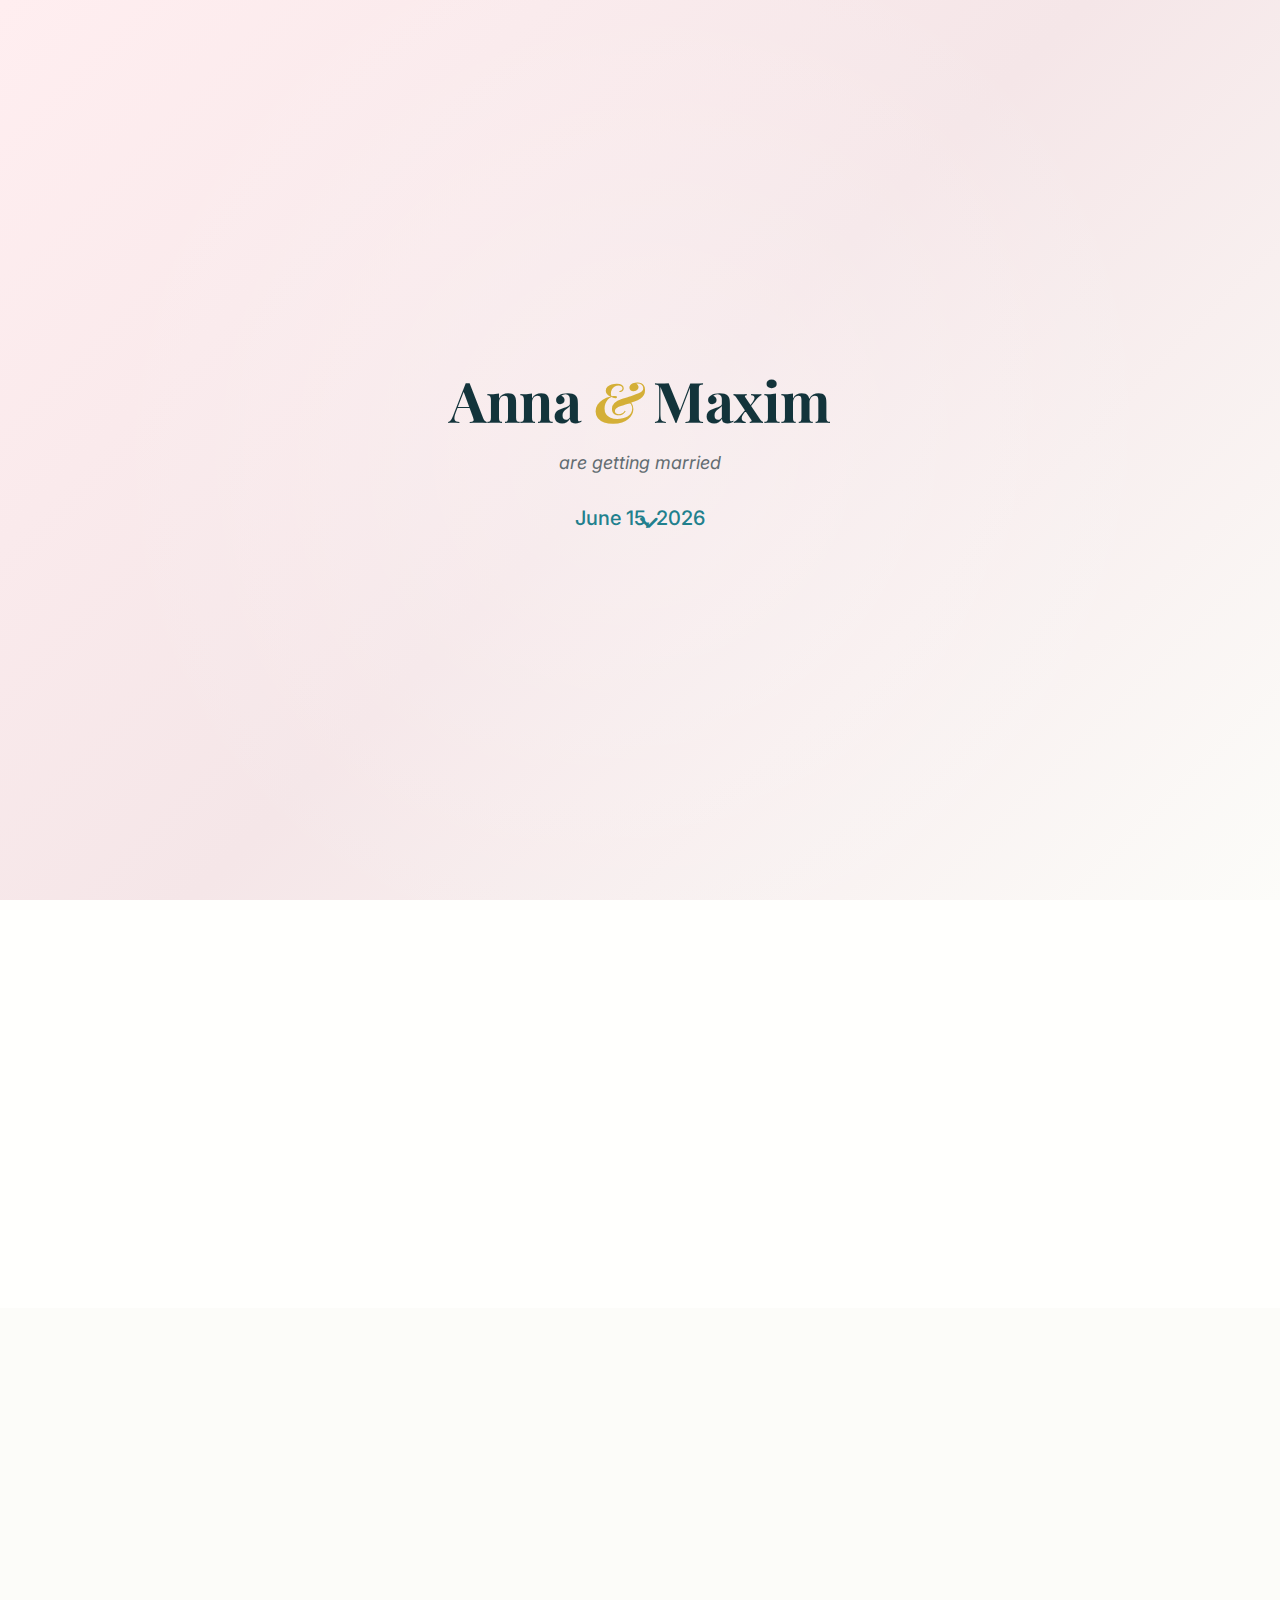
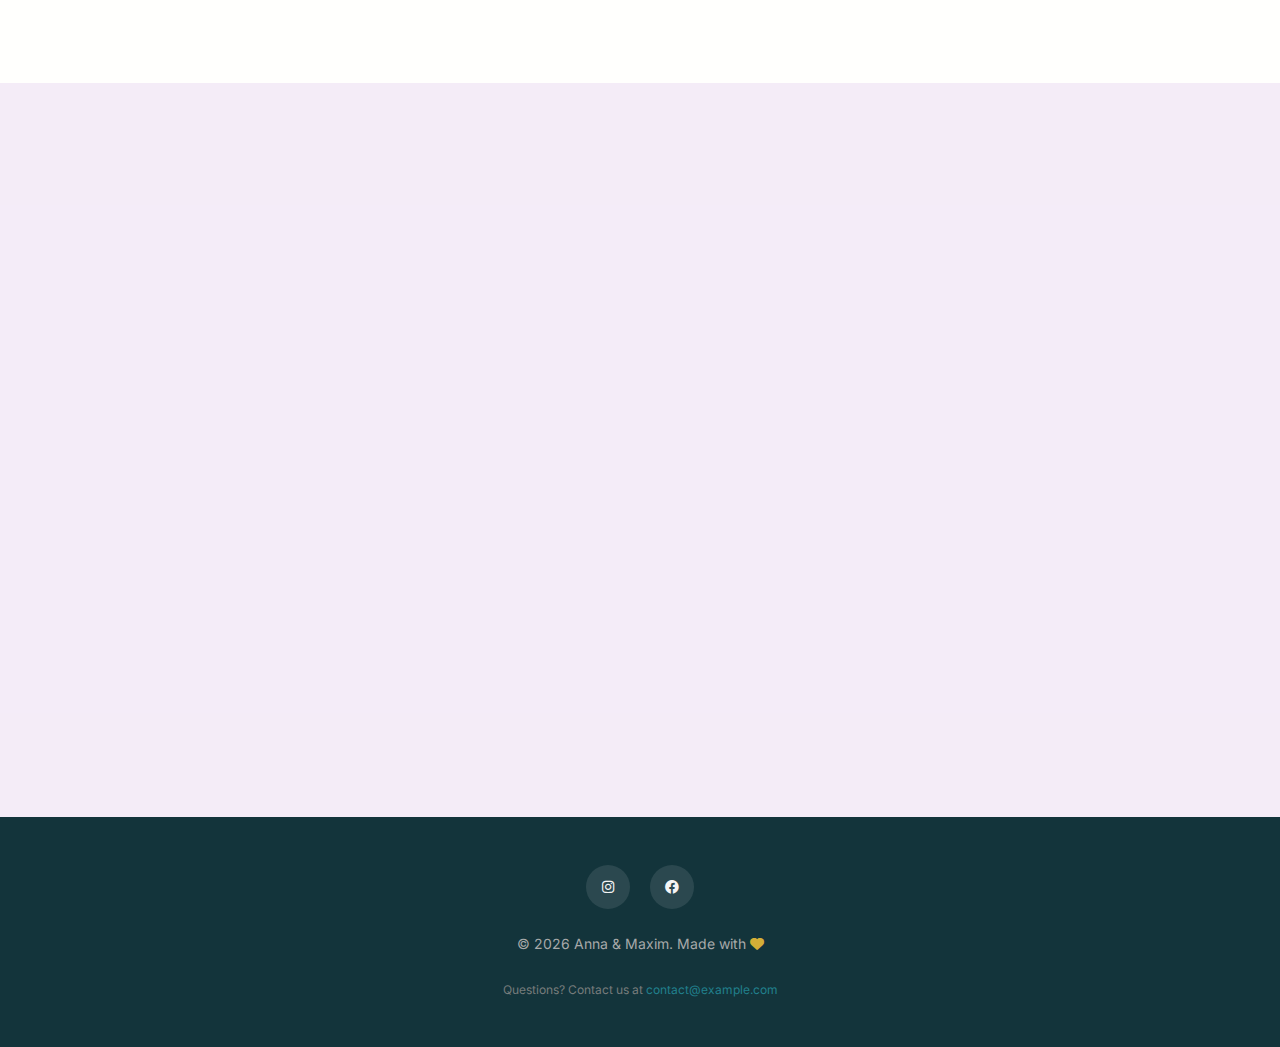
<file: index_old.html>
<!DOCTYPE html>
<html lang="en">
<head>
    <meta charset="UTF-8">
    <meta name="viewport" content="width=device-width, initial-scale=1.0">
    <title>Anna &amp; Maxim - Wedding Invitation</title>
    <link href="https://fonts.googleapis.com/css2?family=Playfair+Display:wght@400;700&family=Inter:wght@300;400;500;600&display=swap" rel="stylesheet">
    <link href="https://cdnjs.cloudflare.com/ajax/libs/font-awesome/6.0.0/css/all.min.css" rel="stylesheet">
    <link rel="stylesheet" href="style.css">
</head>
<body>
    <!-- 
    SETUP INSTRUCTIONS FOR GITHUB PAGES:
    1. Create a new repository on GitHub
    2. Upload these files: index.html, style.css, app.js
    3. Go to Settings > Pages > Source: Deploy from a branch > main
    4. Your site will be available at: https://yourusername.github.io/repository-name
    
    FORMSPREE SETUP:
    1. Go to formspree.io and create a free account
    2. Create a new form 
    3. Copy your form endpoint (looks like https://formspree.io/f/xxxxxxxx)
    4. Replace "YOUR_FORM_ID" in the form action below with your actual form ID
    5. Test the form - submissions will appear in your Formspree dashboard
    -->

    <!-- Hero Section -->
    <section id="hero" class="hero">
        <div class="hero-content">
            <div class="couple-names" data-aos="fade-up">
                <h1>Anna <span>&amp;</span> Maxim</h1>
            </div>
            <div class="tagline" data-aos="fade-up" data-aos-delay="200">
                <p>are getting married</p>
            </div>
            <div class="wedding-date" data-aos="fade-up" data-aos-delay="400">
                <p>June 15, 2026</p>
            </div>
            <div class="scroll-indicator" data-aos="fade-up" data-aos-delay="600">
                <i class="fas fa-chevron-down"></i>
            </div>
        </div>
    </section>

    <!-- Countdown Timer -->
    <section id="countdown" class="countdown-section">
        <div class="container">
            <h2 data-aos="fade-up">Until We Say "I Do"</h2>
            <div class="countdown-timer" data-aos="fade-up" data-aos-delay="200">
                <div class="time-unit">
                    <span class="number" id="days">00</span>
                    <span class="label">Days</span>
                </div>
                <div class="time-unit">
                    <span class="number" id="hours">00</span>
                    <span class="label">Hours</span>
                </div>
                <div class="time-unit">
                    <span class="number" id="minutes">00</span>
                    <span class="label">Minutes</span>
                </div>
                <div class="time-unit">
                    <span class="number" id="seconds">00</span>
                    <span class="label">Seconds</span>
                </div>
            </div>
        </div>
    </section>

    <!-- Our Story -->
    <section id="story" class="story-section">
        <div class="container">
            <div class="story-content">
                <div class="story-text" data-aos="fade-right">
                    <h2>Our Story</h2>
                    <p>We met on a sunny afternoon in a coffee shop, where a shared love for cappuccinos sparked an instant connection. After years of adventures, laughter, and countless memories, we're ready to begin our greatest adventure yet.</p>
                    <p>Join us as we celebrate our love and commitment to each other.</p>
                </div>
                <div class="story-icon" data-aos="fade-left" data-aos-delay="200">
                    <i class="fas fa-heart"></i>
                </div>
            </div>
        </div>
    </section>

    <!-- Event Details -->
    <section id="details" class="details-section">
        <div class="container">
            <h2 data-aos="fade-up">Event Details</h2>
            <div class="details-grid">
                <div class="detail-item" data-aos="fade-up" data-aos-delay="100">
                    <i class="fas fa-calendar-alt"></i>
                    <h3>Date</h3>
                    <p>June 15, 2026</p>
                </div>
                <div class="detail-item" data-aos="fade-up" data-aos-delay="200">
                    <i class="fas fa-clock"></i>
                    <h3>Time</h3>
                    <p>3:00 PM</p>
                </div>
                <div class="detail-item" data-aos="fade-up" data-aos-delay="300">
                    <i class="fas fa-map-marker-alt"></i>
                    <h3>Venue</h3>
                    <p>Elegant Gardens Estate<br>123 Romance Lane<br>Dream City, DC 12345</p>
                </div>
                <div class="detail-item" data-aos="fade-up" data-aos-delay="400">
                    <i class="fas fa-tshirt"></i>
                    <h3>Dress Code</h3>
                    <p>Semi-Formal / Cocktail Attire</p>
                </div>
            </div>
        </div>
    </section>

    <!-- Map Section -->
    <section id="map" class="map-section">
        <div class="container">
            <h2 data-aos="fade-up">Find Us</h2>
            <div class="map-container" data-aos="fade-up" data-aos-delay="200">
                <iframe 
                    src="https://www.google.com/maps/embed?pb=!1m18!1m12!1m3!1d3048.398!2d-77.032!3d38.913!2m3!1f0!2f0!3f0!3m2!1i1024!2i768!4f13.1!3m3!1m2!1s0x0%3A0x0!2zMzjCsDU0JzQ3LjQiTiA3N8KwMDEnNTUuMiJX!5e0!3m2!1sen!2sus!4v1234567890" 
                    width="100%" 
                    height="400" 
                    style="border:0;" 
                    allowfullscreen="" 
                    loading="lazy" 
                    referrerpolicy="no-referrer-when-downgrade">
                </iframe>
            </div>
            <div class="directions-link" data-aos="fade-up" data-aos-delay="400">
                <a href="https://maps.google.com/?q=Elegant+Gardens+Estate+Dream+City" target="_blank" class="btn btn--primary">
                    <i class="fas fa-directions"></i> Get Directions
                </a>
            </div>
        </div>
    </section>

    <!-- RSVP Section -->
    <section id="rsvp" class="rsvp-section">
        <div class="container">
            <h2 data-aos="fade-up">RSVP</h2>
            <p class="rsvp-subtitle" data-aos="fade-up" data-aos-delay="100">Please let us know if you can join us by March 15, 2026</p>
            
            <form id="rsvp-form" class="rsvp-form" action="https://formspree.io/f/YOUR_FORM_ID" method="POST" data-aos="fade-up" data-aos-delay="200">
                <!-- REPLACE YOUR_FORM_ID with your actual Formspree form ID -->
                <div class="form-row">
                    <div class="form-group">
                        <label for="name" class="form-label">Full Name *</label>
                        <input type="text" id="name" name="name" class="form-control" required>
                    </div>
                    <div class="form-group">
                        <label for="email" class="form-label">Email *</label>
                        <input type="email" id="email" name="email" class="form-control" required>
                    </div>
                </div>
                
                <div class="form-row">
                    <div class="form-group">
                        <label for="guests" class="form-label">Number of Guests</label>
                        <select id="guests" name="guests" class="form-control">
                            <option value="1">1 Guest</option>
                            <option value="2">2 Guests</option>
                            <option value="3">3 Guests</option>
                            <option value="4+">4+ Guests</option>
                        </select>
                    </div>
                    <div class="form-group attendance-group">
                        <label class="form-label">Will you attend? *</label>
                        <div class="radio-group">
                            <label class="radio-label">
                                <input type="radio" name="attendance" value="accept" required>
                                <span class="radio-custom"></span>
                                Joyfully Accept
                            </label>
                            <label class="radio-label">
                                <input type="radio" name="attendance" value="decline" required>
                                <span class="radio-custom"></span>
                                Regretfully Decline
                            </label>
                        </div>
                    </div>
                </div>
                
                <div class="form-group">
                    <label for="dietary" class="form-label">Dietary Restrictions</label>
                    <textarea id="dietary" name="dietary" class="form-control" rows="3" placeholder="Please let us know about any food allergies or dietary preferences..."></textarea>
                </div>
                
                <div class="form-group">
                    <label for="song" class="form-label">Song Request</label>
                    <input type="text" id="song" name="song" class="form-control" placeholder="Any song you'd love to hear at our wedding?">
                </div>
                
                <button type="submit" class="btn btn--primary btn--full-width" id="submit-btn">
                    <i class="fas fa-heart"></i> Send RSVP
                </button>
            </form>
            
            <div id="form-messages" class="form-messages">
                <div id="success-message" class="message success-message hidden">
                    <i class="fas fa-check-circle"></i>
                    Thank you! Your RSVP has been received.
                </div>
                <div id="error-message" class="message error-message hidden">
                    <i class="fas fa-exclamation-triangle"></i>
                    There was an error sending your RSVP. Please try again.
                </div>
            </div>
        </div>
    </section>

    <!-- Photo Gallery -->
    <section id="gallery" class="gallery-section">
        <div class="container">
            <h2 data-aos="fade-up">Memories</h2>
            <div class="gallery-grid" data-aos="fade-up" data-aos-delay="200">
                <div class="gallery-item">
                    <div class="photo-placeholder" style="background: linear-gradient(135deg, #f8d7da, #f1c2c7);"></div>
                </div>
                <div class="gallery-item">
                    <div class="photo-placeholder" style="background: linear-gradient(135deg, #e2f3f5, #b8e6ea);"></div>
                </div>
                <div class="gallery-item">
                    <div class="photo-placeholder" style="background: linear-gradient(135deg, #f5e6ff, #e1ccf7);"></div>
                </div>
                <div class="gallery-item">
                    <div class="photo-placeholder" style="background: linear-gradient(135deg, #fff3cd, #ffe69c);"></div>
                </div>
                <div class="gallery-item">
                    <div class="photo-placeholder" style="background: linear-gradient(135deg, #d4f6d4, #b3e5b3);"></div>
                </div>
                <div class="gallery-item">
                    <div class="photo-placeholder" style="background: linear-gradient(135deg, #fce4d6, #f7c6a5);"></div>
                </div>
            </div>
        </div>
    </section>

    <!-- Schedule/Timeline -->
    <section id="schedule" class="schedule-section">
        <div class="container">
            <h2 data-aos="fade-up">Schedule of Events</h2>
            <div class="timeline" data-aos="fade-up" data-aos-delay="200">
                <div class="timeline-item">
                    <div class="timeline-time">3:00 PM</div>
                    <div class="timeline-content">
                        <div class="timeline-icon"><i class="fas fa-rings-wedding"></i></div>
                        <h3>Ceremony</h3>
                        <p>Join us as we exchange vows</p>
                    </div>
                </div>
                <div class="timeline-item">
                    <div class="timeline-time">4:00 PM</div>
                    <div class="timeline-content">
                        <div class="timeline-icon"><i class="fas fa-glass-cheers"></i></div>
                        <h3>Cocktail Hour</h3>
                        <p>Drinks and hors d'oeuvres in the garden</p>
                    </div>
                </div>
                <div class="timeline-item">
                    <div class="timeline-time">5:30 PM</div>
                    <div class="timeline-content">
                        <div class="timeline-icon"><i class="fas fa-utensils"></i></div>
                        <h3>Reception</h3>
                        <p>Dinner and toasts</p>
                    </div>
                </div>
                <div class="timeline-item">
                    <div class="timeline-time">7:00 PM</div>
                    <div class="timeline-content">
                        <div class="timeline-icon"><i class="fas fa-heart"></i></div>
                        <h3>First Dance</h3>
                        <p>Let the celebration begin</p>
                    </div>
                </div>
                <div class="timeline-item">
                    <div class="timeline-time">7:30 PM</div>
                    <div class="timeline-content">
                        <div class="timeline-icon"><i class="fas fa-music"></i></div>
                        <h3>Dancing</h3>
                        <p>Party until midnight</p>
                    </div>
                </div>
            </div>
        </div>
    </section>

    <!-- Accommodations -->
    <section id="accommodations" class="accommodations-section">
        <div class="container">
            <h2 data-aos="fade-up">Where to Stay</h2>
            <div class="accommodations-grid">
                <div class="accommodation-item" data-aos="fade-up" data-aos-delay="100">
                    <div class="card">
                        <div class="card__body">
                            <h3>Grand Plaza Hotel</h3>
                            <p class="distance">2 miles from venue</p>
                            <p class="phone"><i class="fas fa-phone"></i> +1 (555) 123-4567</p>
                            <p class="booking-code"><strong>Booking Code:</strong> WEDDING2026</p>
                            <a href="tel:+15551234567" class="btn btn--outline">Call to Book</a>
                        </div>
                    </div>
                </div>
                <div class="accommodation-item" data-aos="fade-up" data-aos-delay="200">
                    <div class="card">
                        <div class="card__body">
                            <h3>Garden Inn &amp; Suites</h3>
                            <p class="distance">1.5 miles from venue</p>
                            <p class="phone"><i class="fas fa-phone"></i> +1 (555) 234-5678</p>
                            <p class="booking-code"><strong>Booking Code:</strong> ANNMAX26</p>
                            <a href="tel:+15552345678" class="btn btn--outline">Call to Book</a>
                        </div>
                    </div>
                </div>
                <div class="accommodation-item" data-aos="fade-up" data-aos-delay="300">
                    <div class="card">
                        <div class="card__body">
                            <h3>Riverside Resort</h3>
                            <p class="distance">3 miles from venue</p>
                            <p class="phone"><i class="fas fa-phone"></i> +1 (555) 345-6789</p>
                            <p class="booking-code"><strong>Booking Code:</strong> CELEBRATE26</p>
                            <a href="tel:+15553456789" class="btn btn--outline">Call to Book</a>
                        </div>
                    </div>
                </div>
            </div>
        </div>
    </section>

    <!-- FAQ Section -->
    <section id="faq" class="faq-section">
        <div class="container">
            <h2 data-aos="fade-up">Frequently Asked Questions</h2>
            <div class="faq-list" data-aos="fade-up" data-aos-delay="200">
                <div class="faq-item">
                    <button class="faq-question">
                        What is the dress code?
                        <i class="fas fa-chevron-down"></i>
                    </button>
                    <div class="faq-answer">
                        <p>We suggest semi-formal or cocktail attire. Think garden party elegance!</p>
                    </div>
                </div>
                <div class="faq-item">
                    <button class="faq-question">
                        Can I bring a plus one?
                        <i class="fas fa-chevron-down"></i>
                    </button>
                    <div class="faq-answer">
                        <p>Due to venue capacity, we can only accommodate guests formally invited. Please check your invitation.</p>
                    </div>
                </div>
                <div class="faq-item">
                    <button class="faq-question">
                        Will there be parking?
                        <i class="fas fa-chevron-down"></i>
                    </button>
                    <div class="faq-answer">
                        <p>Yes, complimentary valet parking will be available at the venue.</p>
                    </div>
                </div>
                <div class="faq-item">
                    <button class="faq-question">
                        Are children welcome?
                        <i class="fas fa-chevron-down"></i>
                    </button>
                    <div class="faq-answer">
                        <p>While we love your little ones, we've planned an adults-only celebration.</p>
                    </div>
                </div>
                <div class="faq-item">
                    <button class="faq-question">
                        What about gifts?
                        <i class="fas fa-chevron-down"></i>
                    </button>
                    <div class="faq-answer">
                        <p>Your presence is the greatest gift. If you wish to honor us with a gift, a contribution to our honeymoon fund would be appreciated.</p>
                    </div>
                </div>
                <div class="faq-item">
                    <button class="faq-question">
                        Will the ceremony be indoors or outdoors?
                        <i class="fas fa-chevron-down"></i>
                    </button>
                    <div class="faq-answer">
                        <p>The ceremony will be held outdoors in the garden, with an indoor backup plan in case of rain.</p>
                    </div>
                </div>
            </div>
        </div>
    </section>

    <!-- Footer -->
    <footer class="footer">
        <div class="container">
            <div class="footer-content">
                <div class="social-links">
                    <a href="#" target="_blank" aria-label="Instagram">
                        <i class="fab fa-instagram"></i>
                    </a>
                    <a href="#" target="_blank" aria-label="Facebook">
                        <i class="fab fa-facebook"></i>
                    </a>
                </div>
                <div class="footer-text">
                    <p>&copy; 2026 Anna &amp; Maxim. Made with <i class="fas fa-heart"></i></p>
                </div>
                <div class="contact-info">
                    <p>Questions? Contact us at <a href="mailto:contact@example.com">contact@example.com</a></p>
                </div>
            </div>
        </div>
    </footer>

    <script src="app.js"></script>
</body>
</html>
</file>
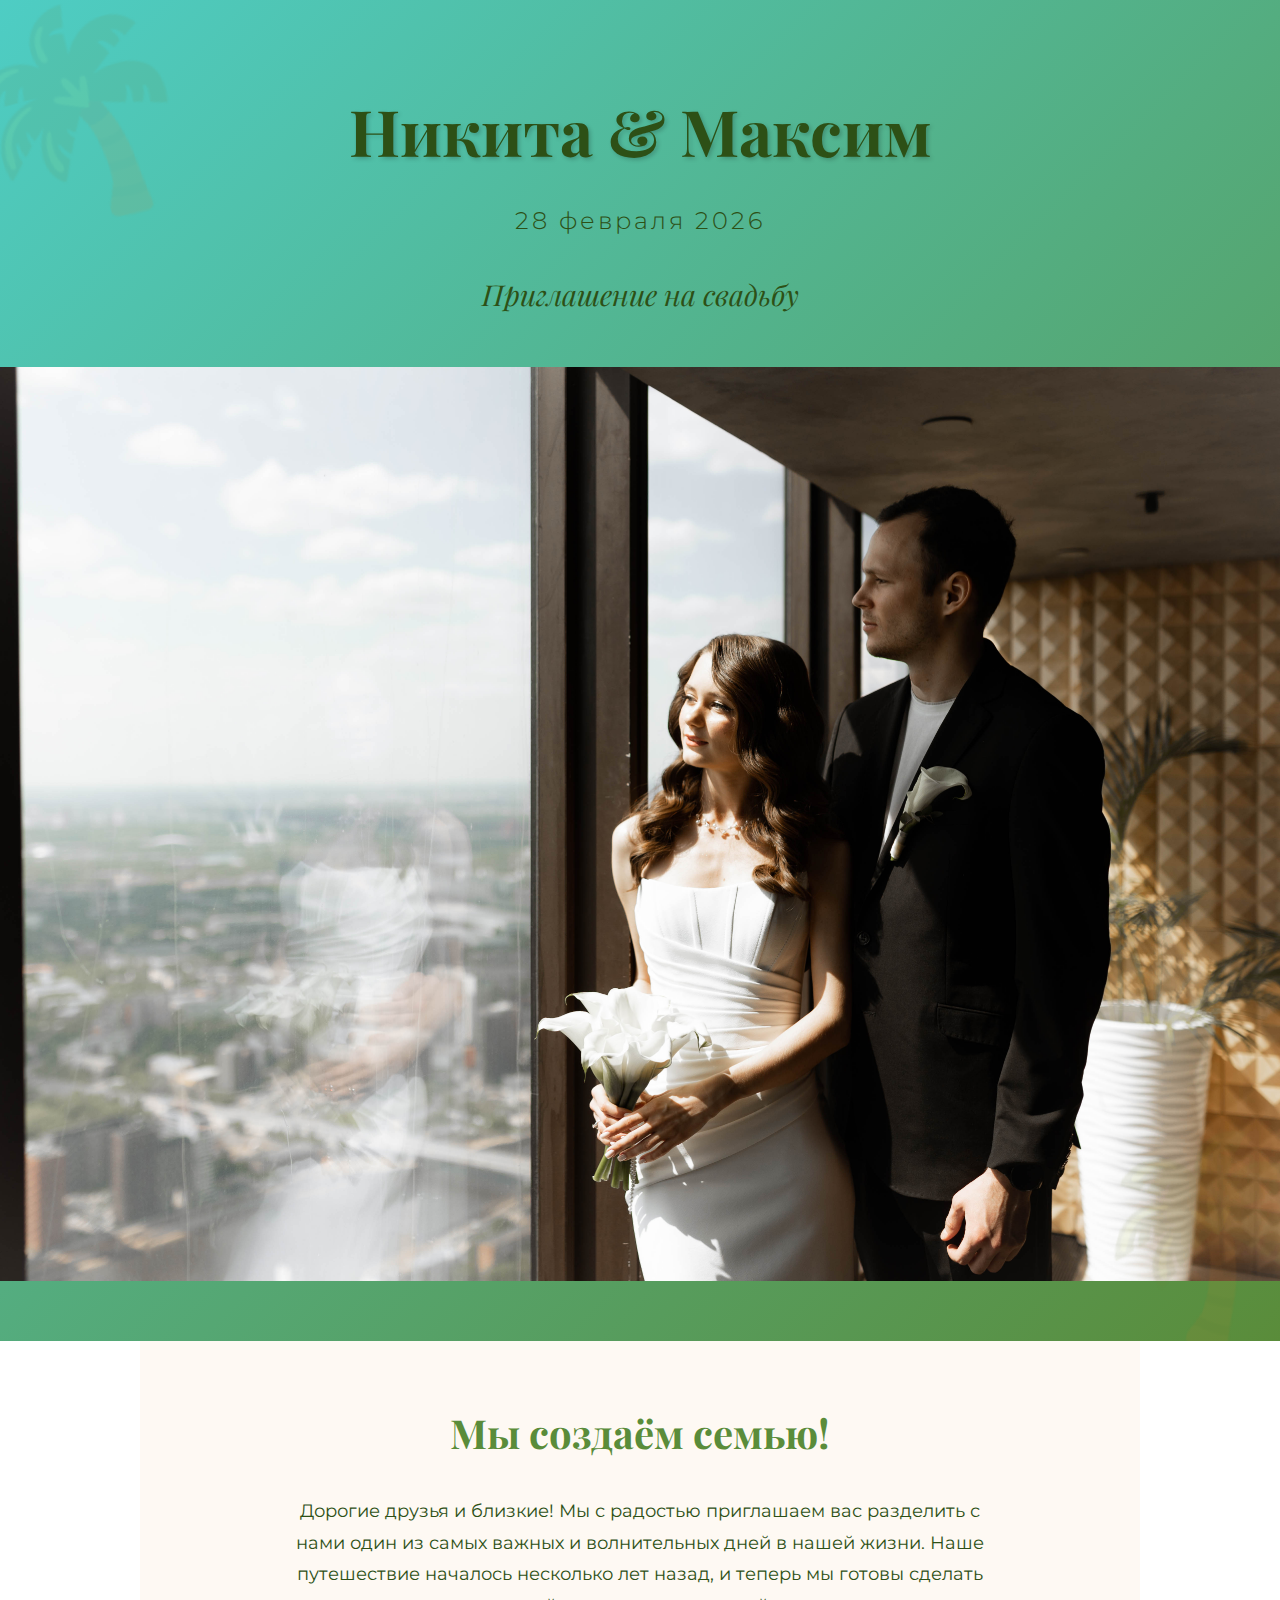
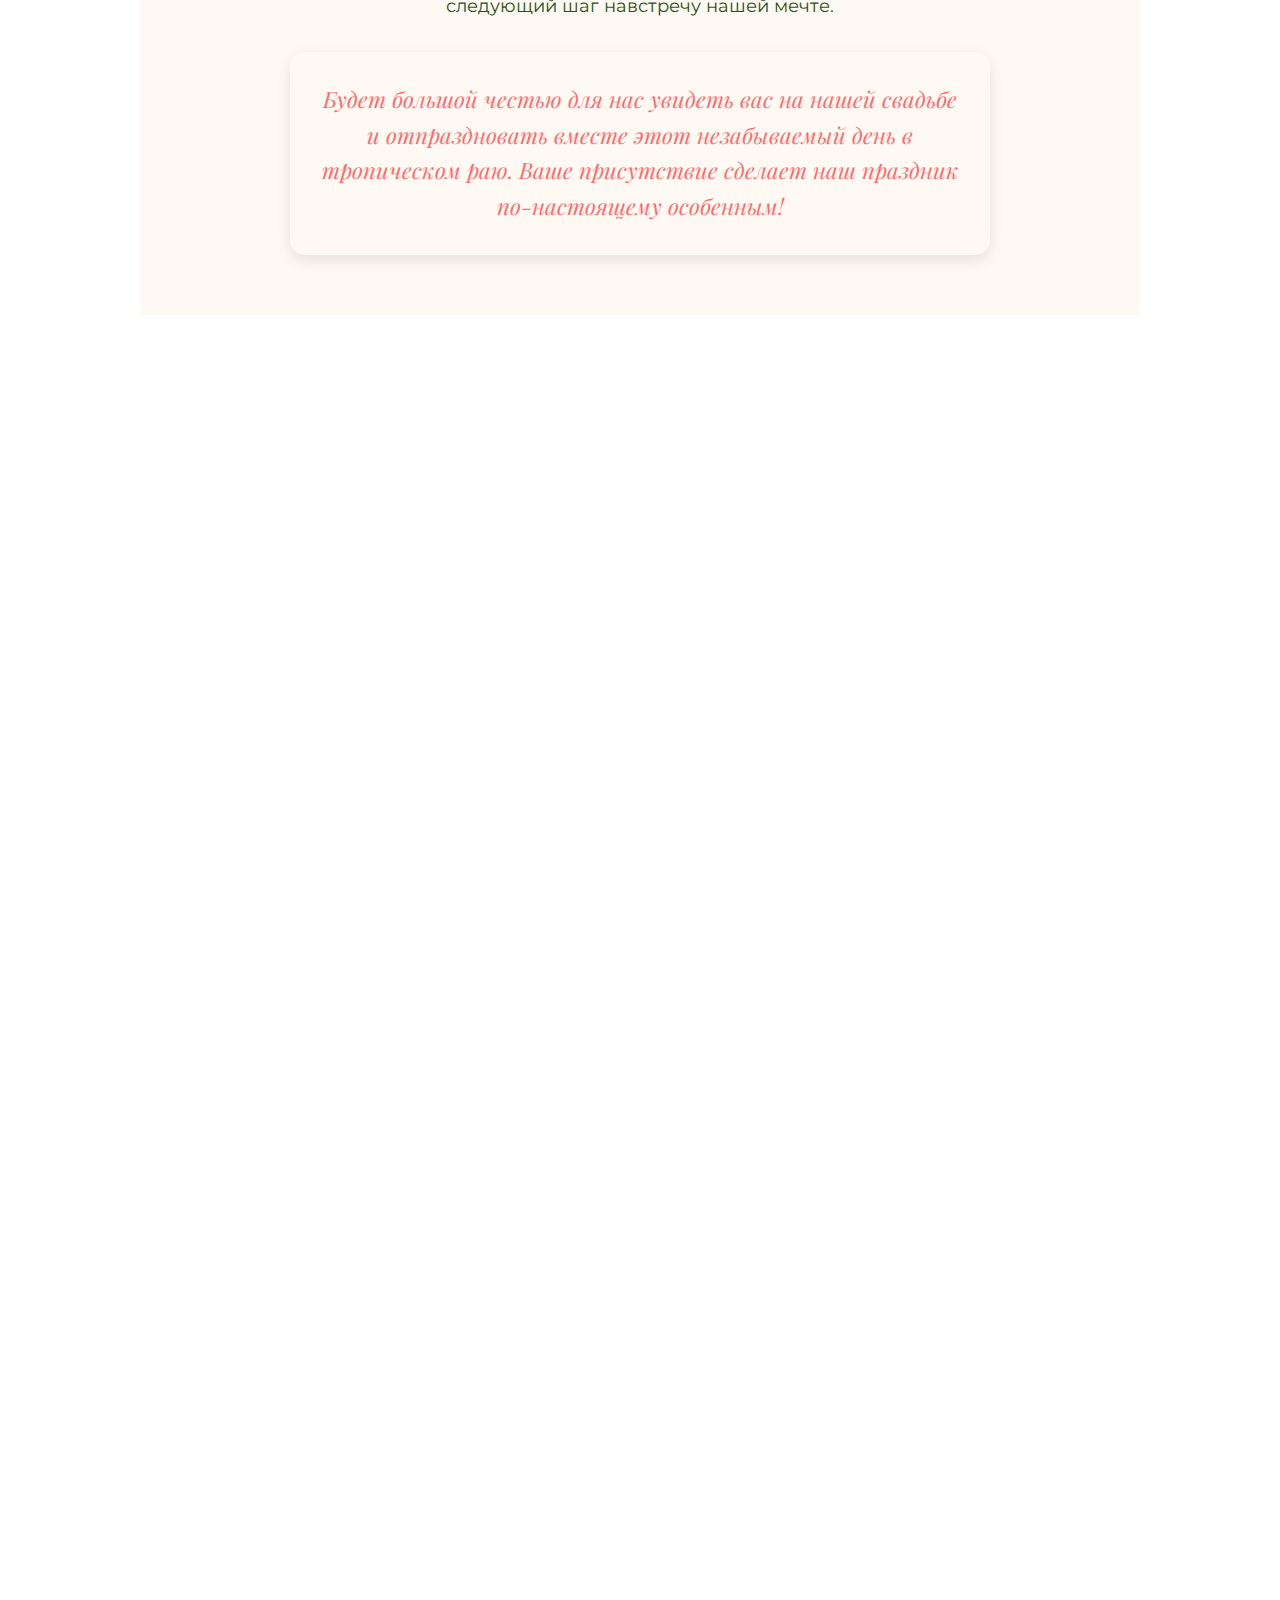
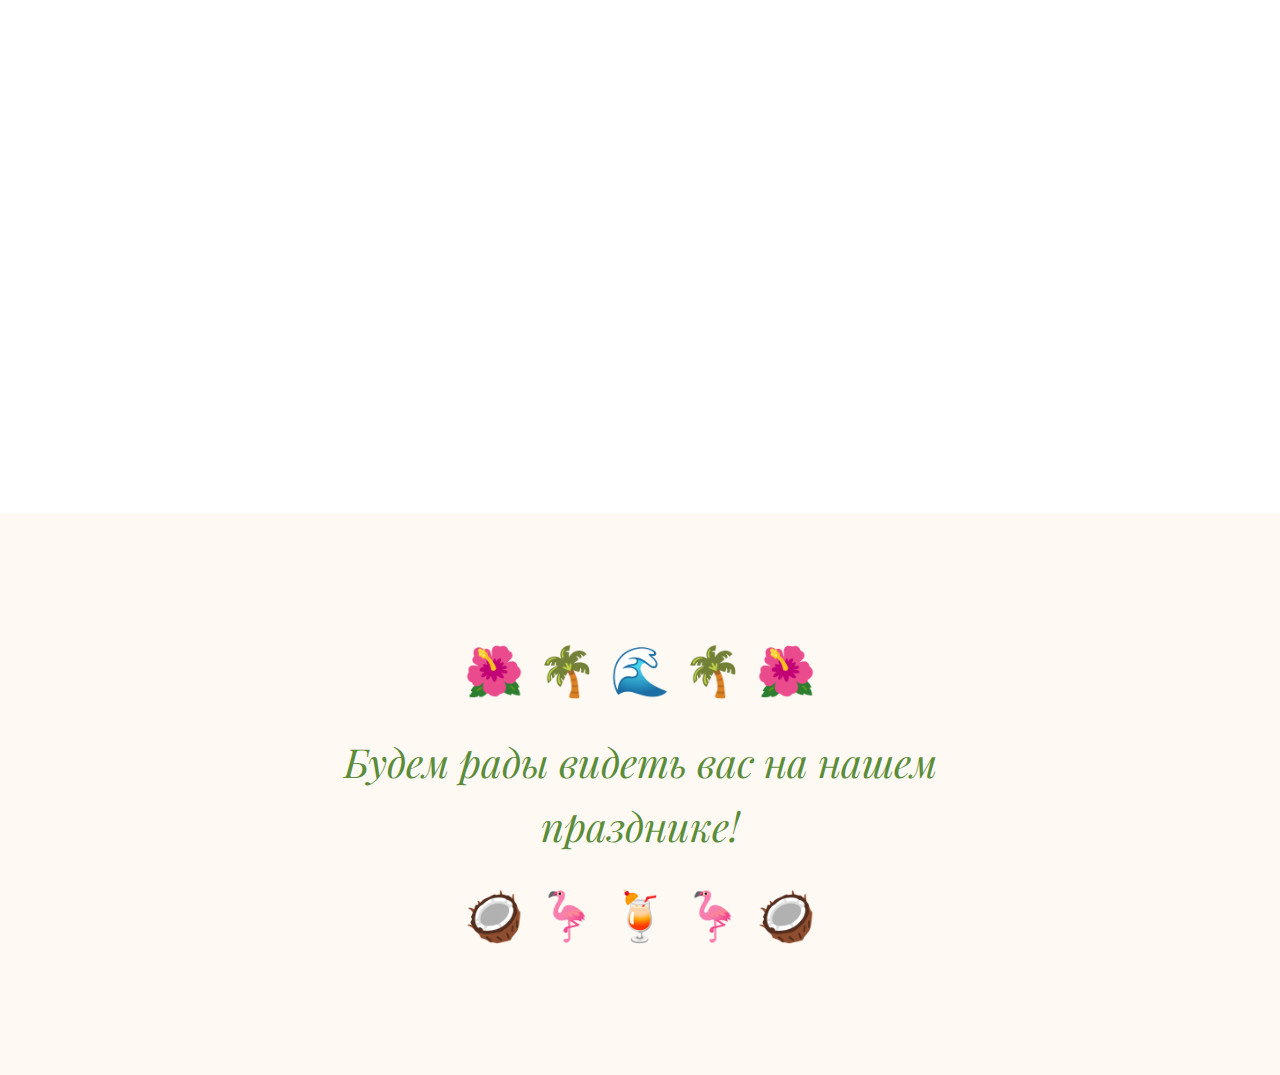
<file: index_v2.html>
<!DOCTYPE html>
<html lang="ru">
<head>
    <meta charset="UTF-8">
    <meta name="viewport" content="width=device-width, initial-scale=1.0">
    <title>Свадебное приглашение</title>
    <link href="https://fonts.googleapis.com/css2?family=Playfair+Display:wght@400;600;700&family=Montserrat:wght@300;400;500;600&display=swap" rel="stylesheet">
    <style>
        * {
            margin: 0;
            padding: 0;
            box-sizing: border-box;
        }

        body {
            font-family: 'Montserrat', sans-serif;
            color: #2d5016;
            line-height: 1.6;
            overflow-x: hidden;
        }

        /* ТРОПИЧЕСКАЯ ЦВЕТОВАЯ ПАЛИТРА */
        :root {
            --tropical-green: #2d5016;
            --palm-green: #5a8c3a;
            --sand: #f4e4c1;
            --coral: #ff6b6b;
            --turquoise: #4ecdc4;
            --sunset-orange: #ff8c42;
            --cream: #fef9f3;
        }

        .section {
            padding: 60px 20px;
            max-width: 1000px;
            margin: 0 auto;
        }

        /* 1. НАЧАЛО - Hero Section */
        .hero-section {
            background: linear-gradient(135deg, var(--turquoise) 0%, var(--palm-green) 100%);
            padding: 80px 20px 60px;
            text-align: center;
            color: var(--white);
            position: relative;
            overflow: hidden;
        }

        .hero-section::before {
            content: '🌴';
            position: absolute;
            font-size: 200px;
            opacity: 0.1;
            top: -50px;
            left: -50px;
            transform: rotate(-15deg);
        }

        .hero-section::after {
            content: '🌴';
            position: absolute;
            font-size: 200px;
            opacity: 0.1;
            bottom: -50px;
            right: -50px;
            transform: rotate(15deg);
        }

        .couple-names {
            font-family: 'Playfair Display', serif;
            font-size: 4rem;
            font-weight: 700;
            margin-bottom: 20px;
            text-shadow: 2px 2px 4px rgba(0,0,0,0.2);
        }

        .wedding-date {
            font-size: 1.5rem;
            font-weight: 300;
            letter-spacing: 3px;
            margin-bottom: 30px;
        }

        .invitation-text {
            font-size: 1.8rem;
            font-family: 'Playfair Display', serif;
            font-style: italic;
            margin-bottom: 50px;
        }

        .hero-image {
            width: 100vw; /* ширина всей видимой области окна браузера */
            position: relative; /* если нужно для позиционирования дочерних элементов */
            overflow: hidden; /* чтобы скрыть выходящие части */
            margin-left: calc(50% - 50vw); /* убирает отступ, если блок внутри контейнера */
        }

        .hero-image img {
            width: 100%;
            height: auto;
            display: block;
            object-fit: cover; /* изображение заполнит блок, не искажается */
            border-radius: 0; /* если надо убрать округлости */
        }


        /* 2. ОПИСАНИЕ И ПРИГЛАШЕНИЕ */
        .description-section {
            background: var(--cream);
            text-align: center;
        }

        .description-section h2 {
            font-family: 'Playfair Display', serif;
            font-size: 2.5rem;
            color: var(--palm-green);
            margin-bottom: 30px;
        }

        .description-text {
            font-size: 1.1rem;
            line-height: 1.8;
            margin-bottom: 30px;
            max-width: 700px;
            margin-left: auto;
            margin-right: auto;
        }

        .invitation-message {
            font-family: 'Playfair Display', serif;
            font-size: 1.4rem;
            font-style: italic;
            color: var(--coral);
            padding: 30px;
            background: var(--white);
            border-radius: 15px;
            box-shadow: 0 5px 15px rgba(0,0,0,0.1);
            max-width: 700px;
            margin: 0 auto;
        }

        /* 3. ДАТА - Календарь */
        .date-section {
            background: var(--white);
            text-align: center;
        }

        .calendar-container {
            max-width: 400px;
            margin: 0 auto;
            background: linear-gradient(135deg, var(--turquoise), var(--palm-green));
            padding: 40px;
            border-radius: 20px;
            box-shadow: 0 10px 30px rgba(0,0,0,0.2);
            color: var(--white);
        }

        .calendar-month {
            font-size: 1.5rem;
            font-weight: 600;
            margin-bottom: 20px;
            text-transform: uppercase;
            letter-spacing: 2px;
        }

        .calendar-day {
            font-size: 5rem;
            font-family: 'Playfair Display', serif;
            font-weight: 700;
            margin: 20px 0;
            text-shadow: 2px 2px 4px rgba(0,0,0,0.2);
        }

        .calendar-year {
            font-size: 3rem;
            font-weight: 700;
            margin-top: 20px;
        }

        /* 4. ЛОКАЦИЯ */
        .location-section {
            background: var(--sand);
            text-align: center;
        }

        .section-title {
            font-family: 'Playfair Display', serif;
            font-size: 2.5rem;
            color: var(--palm-green);
            margin-bottom: 40px;
        }

        .location-image-container {
            position: relative;
            max-width: 700px;
            height: 400px;
            margin: 0 auto;
            border-radius: 20px;
            overflow: hidden;
            box-shadow: 0 10px 30px rgba(0,0,0,0.2);
            background: linear-gradient(135deg, #4ecdc4, #44a08d);
            display: flex;
            flex-direction: column;
            justify-content: center;
            align-items: center;
            padding: 40px;
        }

        .location-address {
            color: var(--white);
            font-size: 1.3rem;
            margin-bottom: 30px;
            text-shadow: 1px 1px 3px rgba(0,0,0,0.3);
            font-weight: 500;
        }

        .map-button {
            background: var(--white);
            color: var(--palm-green);
            padding: 15px 40px;
            border-radius: 50px;
            text-decoration: none;
            font-weight: 600;
            font-size: 1.1rem;
            display: inline-block;
            transition: all 0.3s ease;
            box-shadow: 0 5px 15px rgba(0,0,0,0.2);
        }

        .map-button:hover {
            transform: translateY(-3px);
            box-shadow: 0 8px 20px rgba(0,0,0,0.3);
        }

        /* 5. ДОП ИНФОРМАЦИЯ */
        .info-section {
            background: var(--white);
        }

        .info-block {
            margin-bottom: 40px;
        }

        .info-block h3 {
            font-family: 'Playfair Display', serif;
            font-size: 1.8rem;
            color: var(--coral);
            margin-bottom: 20px;
        }

        .info-block p {
            font-size: 1.1rem;
            line-height: 1.8;
            margin-bottom: 15px;
        }

        .info-block a {
            color: var(--turquoise);
            text-decoration: none;
            font-weight: 600;
        }

        .info-block a:hover {
            text-decoration: underline;
        }

        .hotel-list {
            display: grid;
            grid-template-columns: repeat(auto-fit, minmax(250px, 1fr));
            gap: 20px;
            margin-top: 20px;
        }

        .hotel-card {
            background: var(--cream);
            padding: 25px;
            border-radius: 15px;
            box-shadow: 0 5px 15px rgba(0,0,0,0.1);
        }

        .hotel-card h4 {
            color: var(--palm-green);
            font-size: 1.3rem;
            margin-bottom: 10px;
        }

        .hotel-card p {
            font-size: 0.95rem;
            margin-bottom: 8px;
        }

        /* 6. ДРЕСС-КОД */
        .dresscode-section {
            background: var(--cream);
            text-align: center;
        }

        .dresscode-text {
            font-size: 1.1rem;
            line-height: 1.8;
            margin-bottom: 30px;
            max-width: 700px;
            margin-left: auto;
            margin-right: auto;
        }

        .color-palette {
            display: flex;
            justify-content: center;
            gap: 15px;
            flex-wrap: wrap;
            margin-top: 30px;
        }

        .color-swatch {
            width: 80px;
            height: 80px;
            border-radius: 50%;
            box-shadow: 0 5px 15px rgba(0,0,0,0.2);
        }

        /* 7. ДЕТАЛИ */
        .details-section {
            background: var(--white);
        }

        .details-list {
            max-width: 700px;
            margin: 0 auto;
            text-align: left;
        }

        .detail-item {
            padding: 20px;
            margin-bottom: 15px;
            background: var(--sand);
            border-radius: 10px;
            border-left: 5px solid var(--palm-green);
            font-size: 1.1rem;
        }

        .detail-item::before {
            content: '🌺 ';
            margin-right: 10px;
        }

        /* 8. АНКЕТА ГОСТЯ */
        .form-section {
            background: var(--cream);
        }

        .rsvp-form {
            max-width: 600px;
            margin: 0 auto;
            background: var(--white);
            padding: 40px;
            border-radius: 20px;
            box-shadow: 0 10px 30px rgba(0,0,0,0.1);
        }

        .form-group {
            margin-bottom: 25px;
        }

        .form-group label {
            display: block;
            margin-bottom: 8px;
            font-weight: 600;
            color: var(--palm-green);
        }

        .form-group input,
        .form-group select,
        .form-group textarea {
            width: 100%;
            padding: 12px;
            border: 2px solid var(--sand);
            border-radius: 8px;
            font-size: 1rem;
            font-family: 'Montserrat', sans-serif;
            transition: border-color 0.3s;
        }

        .form-group input:focus,
        .form-group select:focus,
        .form-group textarea:focus {
            outline: none;
            border-color: var(--turquoise);
        }

        .form-group textarea {
            min-height: 100px;
            resize: vertical;
        }

        .radio-group {
            display: flex;
            gap: 20px;
            flex-wrap: wrap;
        }

        .radio-group label {
            display: flex;
            align-items: center;
            gap: 8px;
            font-weight: 400;
        }

        .submit-button {
            background: linear-gradient(135deg, var(--coral), var(--sunset-orange));
            color: var(--white);
            padding: 15px 50px;
            border: none;
            border-radius: 50px;
            font-size: 1.2rem;
            font-weight: 600;
            cursor: pointer;
            transition: all 0.3s ease;
            box-shadow: 0 5px 15px rgba(0,0,0,0.2);
        }

        .submit-button:hover {
            transform: translateY(-3px);
            box-shadow: 0 8px 20px rgba(0,0,0,0.3);
        }

        /* 9. ОБРАТНЫЙ ОТСЧЁТ */
        .countdown-section {
            background: linear-gradient(135deg, var(--palm-green), var(--tropical-green));
            color: var(--white);
            text-align: center;
        }

        .countdown-container {
            display: flex;
            justify-content: center;
            gap: 30px;
            flex-wrap: wrap;
            margin-top: 40px;
        }

        .countdown-box {
            background: rgba(255,255,255,0.2);
            backdrop-filter: blur(10px);
            padding: 30px;
            border-radius: 15px;
            min-width: 120px;
            box-shadow: 0 5px 15px rgba(0,0,0,0.2);
        }

        .countdown-number {
            font-size: 3rem;
            font-weight: 700;
            font-family: 'Playfair Display', serif;
        }

        .countdown-label {
            font-size: 1rem;
            text-transform: uppercase;
            letter-spacing: 2px;
            margin-top: 10px;
        }

        /* 10. КОНЕЦ */
        .final-section {
            background: var(--cream);
            text-align: center;
            padding: 100px 20px;
        }

        .final-message {
            font-family: 'Playfair Display', serif;
            font-size: 2.5rem;
            color: var(--palm-green);
            font-style: italic;
            max-width: 800px;
            margin: 0 auto;
        }

        .tropical-decoration {
            font-size: 3rem;
            margin: 20px 0;
        }

        /* АДАПТИВНОСТЬ */
        @media (max-width: 768px) {
            .couple-names {
                font-size: 2.5rem;
            }

            .wedding-date {
                font-size: 1.2rem;
            }

            .invitation-text {
                font-size: 1.3rem;
            }

            .section-title {
                font-size: 2rem;
            }

            .countdown-box {
                min-width: 100px;
                padding: 20px;
            }

            .countdown-number {
                font-size: 2rem;
            }

            .final-message {
                font-size: 1.8rem;
            }
        }
    </style>
</head>
<body>

    <!-- 1. НАЧАЛО -->
    <section class="hero-section">
        <h1 class="couple-names">Никита & Максим</h1>
        <p class="wedding-date">28 февраля 2026</p>
        <p class="invitation-text">Приглашение на свадьбу</p>
        <div class="hero-image">
            <img src="first_photo.jpg" alt="Фотография пары" />
        </div>
    </section>

    <!-- 2. ОПИСАНИЕ И ПРИГЛАШЕНИЕ -->
    <section class="section description-section">
        <h2>Мы создаём семью!</h2>
        <p class="description-text">
            Дорогие друзья и близкие! Мы с радостью приглашаем вас разделить с нами один из самых важных 
            и волнительных дней в нашей жизни. Наше путешествие началось несколько лет назад, и теперь 
            мы готовы сделать следующий шаг навстречу нашей мечте.
        </p>
        <div class="invitation-message">
            Будет большой честью для нас увидеть вас на нашей свадьбе и отпраздновать вместе 
            этот незабываемый день в тропическом раю. Ваше присутствие сделает наш праздник 
            по-настоящему особенным!
        </div>
    </section>

    <!-- 3. ДАТА -->
    <section class="section date-section">
        <h2 class="section-title">Дата торжества</h2>
        <div class="calendar-container">
            <div class="calendar-month">Июнь</div>
            <div class="calendar-day">15</div>
            <div class="calendar-year">2026</div>
        </div>
    </section>

    <!-- 4. ЛОКАЦИЯ -->
    <section class="section location-section">
        <h2 class="section-title">Место торжества</h2>
        <div class="location-image-container">
            <p class="location-address">
                🏝️<br>
                Tropical Paradise Resort<br>
                Пляж Карон, Пхукет, Таиланд
            </p>
            <a href="https://maps.google.com/?q=Karon+Beach+Phuket+Thailand" target="_blank" class="map-button">
                Смотреть на карте
            </a>
        </div>
    </section>

    <!-- 5. ДОП ИНФОРМАЦИЯ -->
    <section class="section info-section">
        <h2 class="section-title">Полезная информация</h2>

        <div class="info-block">
            <h3>🛂 Правила въезда в Таиланд</h3>
            <p>
                Для граждан России виза не требуется при пребывании до 30 дней. Необходим загранпаспорт 
                со сроком действия не менее 6 месяцев с момента въезда. Рекомендуем оформить медицинскую 
                страховку перед поездкой.
            </p>
            <p>
                Официальная информация: 
                <a href="https://thaiembassy.org/ru" target="_blank">Посольство Таиланда</a>
            </p>
        </div>

        <div class="info-block">
            <h3>🏨 Где остановиться</h3>
            <p>Мы подобрали для вас отели рядом с местом проведения свадьбы:</p>

            <div class="hotel-list">
                <div class="hotel-card">
                    <h4>Centara Grand Beach Resort</h4>
                    <p>📍 500 м от места торжества</p>
                    <p>📞 +66 76 201 234</p>
                    <p><a href="https://www.centarahotelsresorts.com" target="_blank">Забронировать</a></p>
                </div>

                <div class="hotel-card">
                    <h4>The Slate Phuket</h4>
                    <p>📍 1.2 км от места торжества</p>
                    <p>📞 +66 76 327 006</p>
                    <p><a href="https://www.theslatephuket.com" target="_blank">Забронировать</a></p>
                </div>

                <div class="hotel-card">
                    <h4>Hilton Phuket Arcadia</h4>
                    <p>📍 800 м от места торжества</p>
                    <p>📞 +66 76 396 433</p>
                    <p><a href="https://www.hilton.com" target="_blank">Забронировать</a></p>
                </div>
            </div>
        </div>
    </section>

    <!-- 6. ДРЕСС-КОД -->
    <section class="section dresscode-section">
        <h2 class="section-title">Дресс-код</h2>
        <p class="dresscode-text">
            Мы приглашаем вас в тропический рай! Выбирайте лёгкие летние наряды в светлых и ярких тонах. 
            Женщинам рекомендуем воздушные платья, мужчинам — светлые рубашки и брюки. 
            Церемония пройдёт на пляже, поэтому обувь на плоской подошве будет идеальным выбором.
        </p>
        <p class="dresscode-text">
            <strong>Цветовая гамма праздника:</strong>
        </p>
        <div class="color-palette">
            <div class="color-swatch" style="background: #4ecdc4;" title="Бирюза"></div>
            <div class="color-swatch" style="background: #ff6b6b;" title="Коралл"></div>
            <div class="color-swatch" style="background: #5a8c3a;" title="Пальмовая зелень"></div>
            <div class="color-swatch" style="background: #ff8c42;" title="Закатный оранжевый"></div>
            <div class="color-swatch" style="background: #f4e4c1;" title="Песочный"></div>
            <div class="color-swatch" style="background: #ffffff; border: 2px solid #ddd;" title="Белый"></div>
        </div>
    </section>

    <!-- 7. ДЕТАЛИ -->
    <section class="section details-section">
        <h2 class="section-title">Детали</h2>
        <div class="details-list">
            <div class="detail-item">Церемония начнётся в 16:00 на закате</div>
            <div class="detail-item">После церемонии — фуршет и коктейли на пляже</div>
            <div class="detail-item">Праздничный ужин начнётся в 18:30</div>
            <div class="detail-item">Будет организован трансфер от отелей до места проведения</div>
            <div class="detail-item">Фотограф и видеооператор запечатлеют все моменты</div>
            <div class="detail-item">Просим подтвердить участие до 1 мая 2026</div>
        </div>
    </section>

    <!-- 8. АНКЕТА ГОСТЯ -->
    <section class="section form-section">
        <h2 class="section-title">Анкета гостя</h2>
        <form class="rsvp-form" action="https://formspree.io/f/YOUR_FORM_ID" method="POST">
            <div class="form-group">
                <label for="name">Ваше имя и фамилия *</label>
                <input type="text" id="name" name="name" required>
            </div>

            <div class="form-group">
                <label for="email">Email *</label>
                <input type="email" id="email" name="email" required>
            </div>

            <div class="form-group">
                <label for="phone">Телефон *</label>
                <input type="tel" id="phone" name="phone" required>
            </div>

            <div class="form-group">
                <label>Сможете ли вы присутствовать? *</label>
                <div class="radio-group">
                    <label>
                        <input type="radio" name="attendance" value="yes" required> Да, с удовольствием!
                    </label>
                    <label>
                        <input type="radio" name="attendance" value="no"> К сожалению, не смогу
                    </label>
                </div>
            </div>

            <div class="form-group">
                <label for="guests">Количество гостей (включая вас)</label>
                <select id="guests" name="guests">
                    <option value="1">1 человек</option>
                    <option value="2">2 человека</option>
                    <option value="3">3 человека</option>
                    <option value="4">4 человека</option>
                </select>
            </div>

            <div class="form-group">
                <label for="dietary">Есть ли у вас пищевые ограничения или аллергии?</label>
                <textarea id="dietary" name="dietary" placeholder="Вегетарианец, аллергия на морепродукты и т.д."></textarea>
            </div>

            <div class="form-group">
                <label for="song">Какую песню вы хотели бы услышать на празднике?</label>
                <input type="text" id="song" name="song" placeholder="Исполнитель - Название песни">
            </div>

            <div class="form-group">
                <label for="message">Пожелания и комментарии</label>
                <textarea id="message" name="message" placeholder="Ваши пожелания или вопросы..."></textarea>
            </div>

            <div style="text-align: center;">
                <button type="submit" class="submit-button">Отправить ответ</button>
            </div>
        </form>

        <p style="text-align: center; margin-top: 20px; color: #999; font-size: 0.9rem;">
            * Обязательные поля для заполнения
        </p>
    </section>

    <!-- 9. ОБРАТНЫЙ ОТСЧЁТ -->
    <section class="section countdown-section">
        <h2 class="section-title" style="color: white;">До нашего торжества осталось</h2>
        <div class="countdown-container">
            <div class="countdown-box">
                <div class="countdown-number" id="days">000</div>
                <div class="countdown-label">дней</div>
            </div>
            <div class="countdown-box">
                <div class="countdown-number" id="hours">00</div>
                <div class="countdown-label">часов</div>
            </div>
            <div class="countdown-box">
                <div class="countdown-number" id="minutes">00</div>
                <div class="countdown-label">минут</div>
            </div>
            <div class="countdown-box">
                <div class="countdown-number" id="seconds">00</div>
                <div class="countdown-label">секунд</div>
            </div>
        </div>
    </section>

    <!-- 10. КОНЕЦ -->
    <section class="final-section">
        <div class="tropical-decoration">🌺 🌴 🌊 🌴 🌺</div>
        <p class="final-message">
            Будем рады видеть вас на нашем празднике!
        </p>
        <div class="tropical-decoration">🥥 🦩 🍹 🦩 🥥</div>
    </section>

    <script>
        // ОБРАТНЫЙ ОТСЧЁТ
        function updateCountdown() {
            // Дата свадьбы: 15 июня 2026, 16:00
            const weddingDate = new Date('2026-06-15T16:00:00').getTime();
            const now = new Date().getTime();
            const distance = weddingDate - now;

            // Вычисляем дни, часы, минуты и секунды
            const days = Math.floor(distance / (1000 * 60 * 60 * 24));
            const hours = Math.floor((distance % (1000 * 60 * 60 * 24)) / (1000 * 60 * 60));
            const minutes = Math.floor((distance % (1000 * 60 * 60)) / (1000 * 60));
            const seconds = Math.floor((distance % (1000 * 60)) / 1000);

            // Обновляем элементы
            document.getElementById('days').textContent = days.toString().padStart(3, '0');
            document.getElementById('hours').textContent = hours.toString().padStart(2, '0');
            document.getElementById('minutes').textContent = minutes.toString().padStart(2, '0');
            document.getElementById('seconds').textContent = seconds.toString().padStart(2, '0');

            // Если таймер истёк
            if (distance < 0) {
                document.querySelector('.countdown-container').innerHTML = 
                    '<div style="font-size: 2rem;">🎉 Свадьба состоялась! 🎉</div>';
            }
        }

        // Обновляем каждую секунду
        updateCountdown();
        setInterval(updateCountdown, 1000);

        // ПЛАВНАЯ ПРОКРУТКА
        document.querySelectorAll('a[href^="#"]').forEach(anchor => {
            anchor.addEventListener('click', function (e) {
                e.preventDefault();
                const target = document.querySelector(this.getAttribute('href'));
                if (target) {
                    target.scrollIntoView({ behavior: 'smooth' });
                }
            });
        });

        // АНИМАЦИЯ ПОЯВЛЕНИЯ СЕКЦИЙ
        const observerOptions = {
            threshold: 0.1,
            rootMargin: '0px 0px -50px 0px'
        };

        const observer = new IntersectionObserver((entries) => {
            entries.forEach(entry => {
                if (entry.isIntersecting) {
                    entry.target.style.opacity = '1';
                    entry.target.style.transform = 'translateY(0)';
                }
            });
        }, observerOptions);

        document.querySelectorAll('.section').forEach(section => {
            section.style.opacity = '0';
            section.style.transform = 'translateY(30px)';
            section.style.transition = 'opacity 0.8s ease, transform 0.8s ease';
            observer.observe(section);
        });
    </script>

</body>
</html>
</file>
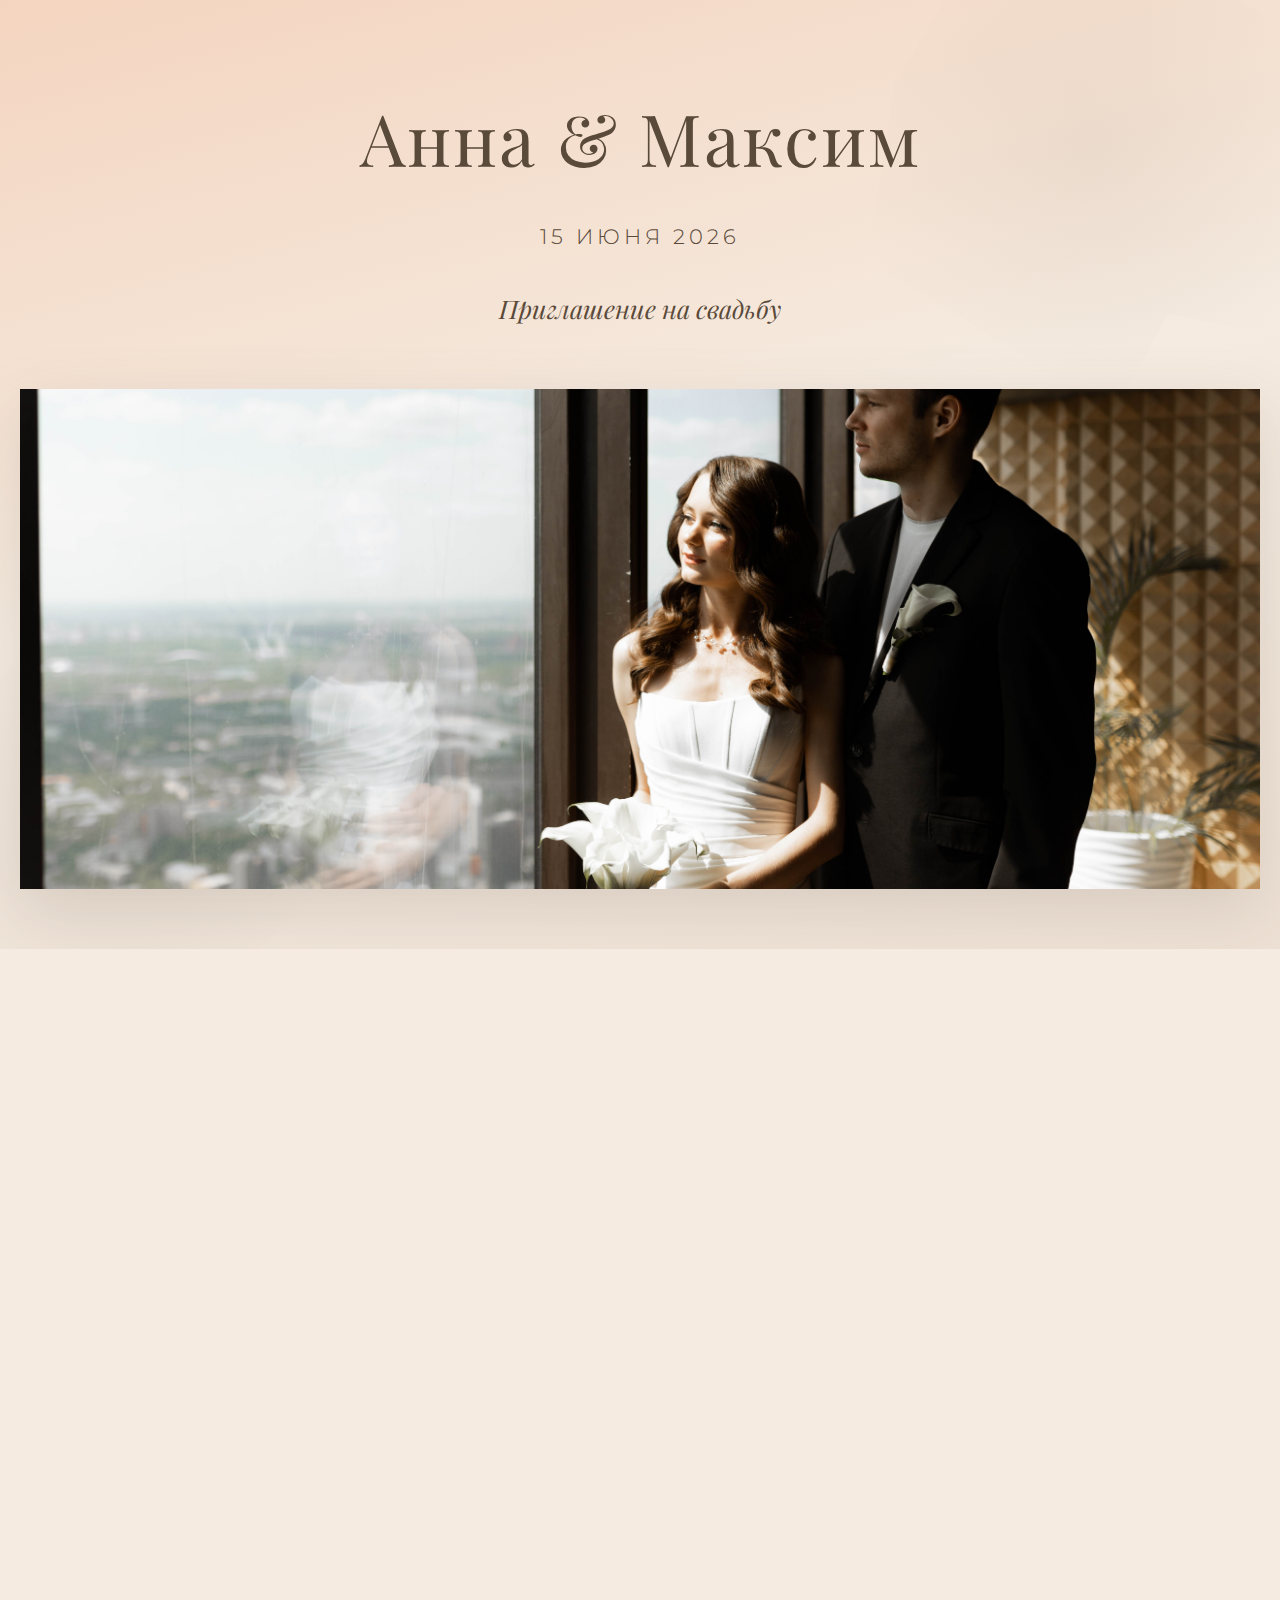
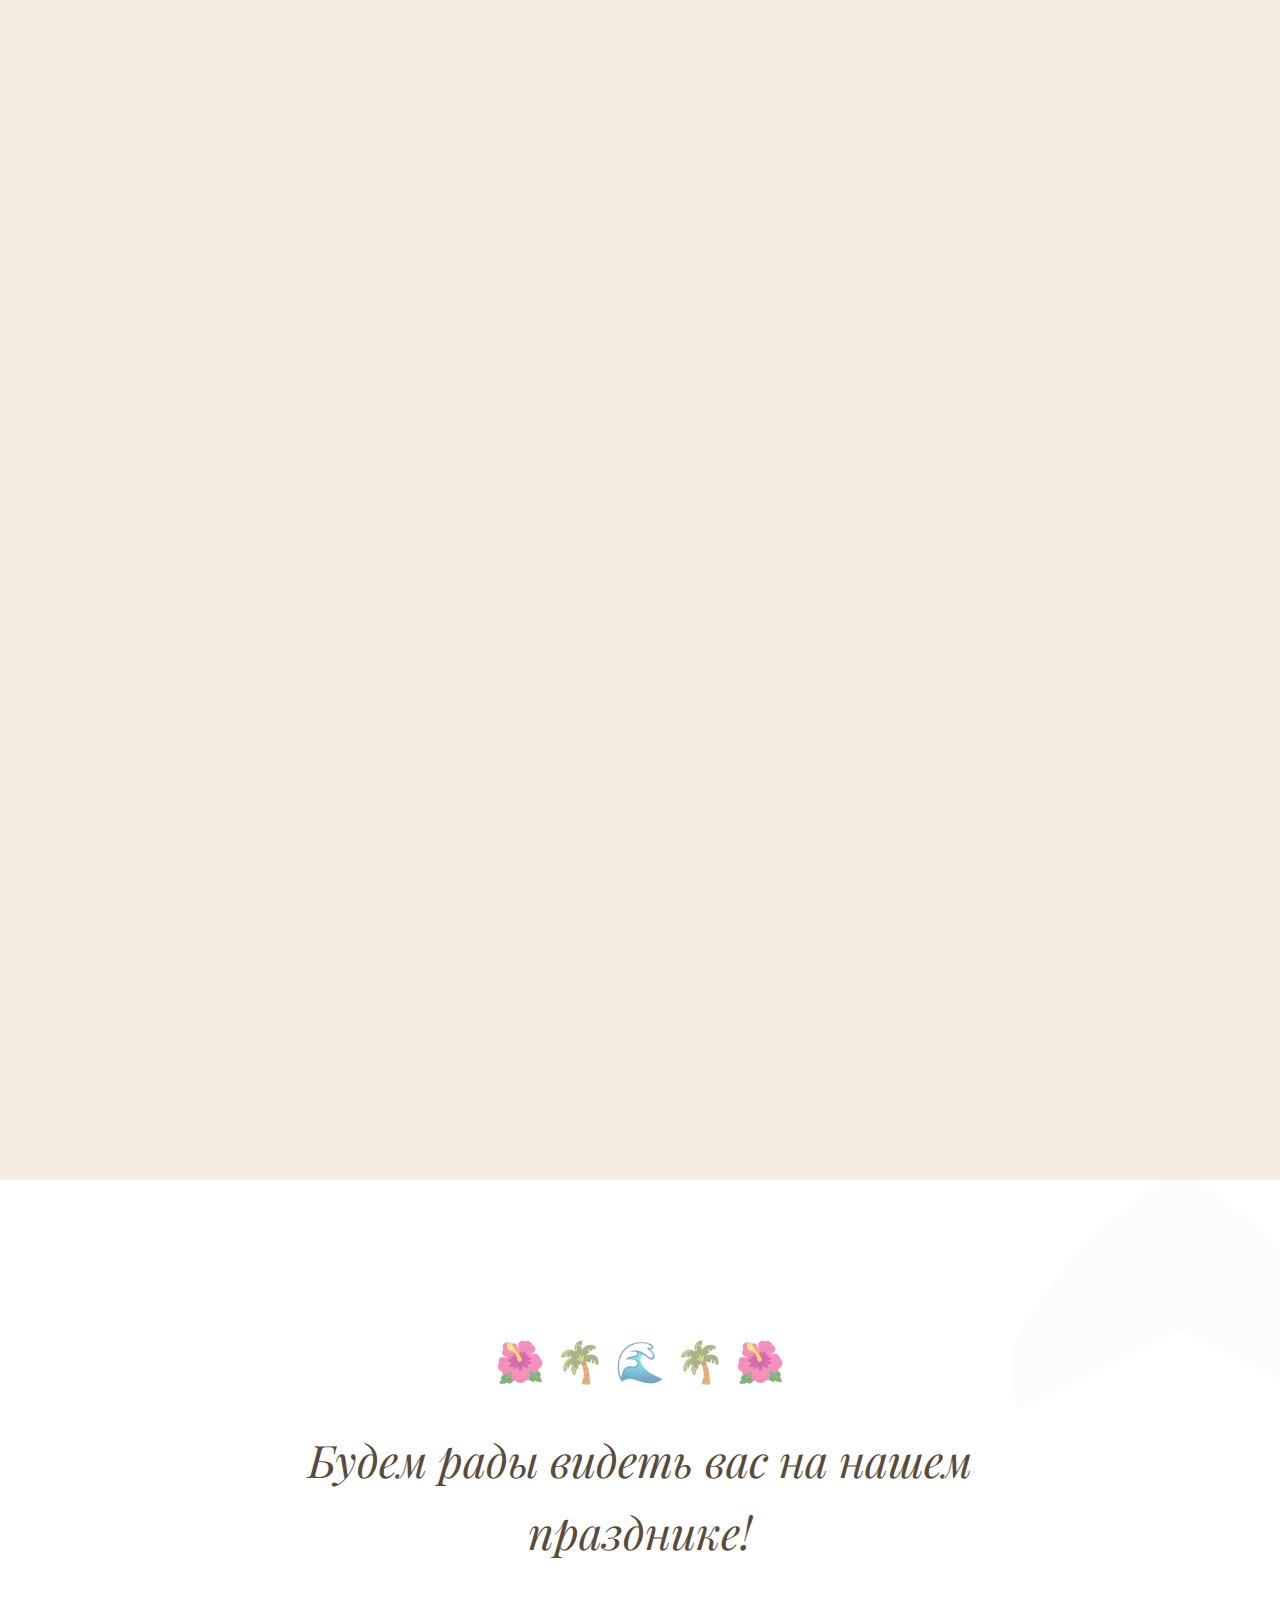
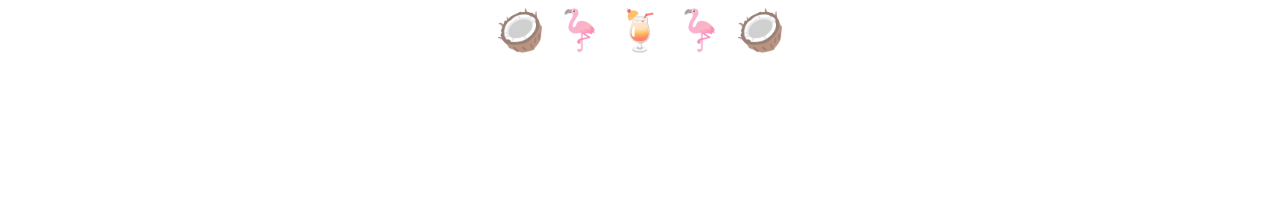
<file: index_v3.html>
<!DOCTYPE html>
<html lang="ru">
<head>
    <meta charset="UTF-8">
    <meta name="viewport" content="width=device-width, initial-scale=1.0">
    <title>Свадебное приглашение</title>
    <link href="https://fonts.googleapis.com/css2?family=Playfair+Display:wght@400;600;700&family=Montserrat:wght@300;400;500;600&display=swap" rel="stylesheet">
    <style>
        * {
            margin: 0;
            padding: 0;
            box-sizing: border-box;
        }

        body {
            font-family: 'Montserrat', sans-serif;
            color: #5a4a3a;
            line-height: 1.6;
            overflow-x: hidden;
            background: #f5ebe0;
        }

        /* ПАЛИТРА ИЗ ФОТОГРАФИЙ */
        :root {
            --beige-light: #f5ebe0;
            --beige-medium: #e8d5c4;
            --peach: #f4d5c0;
            --sand: #ede0d4;
            --brown-text: #5a4a3a;
            --palm-shadow: rgba(90, 74, 58, 0.15);
            --white: #ffffff;
            --accent-warm: #d4a373;
        }

        .section {
            padding: 80px 20px;
            max-width: 1000px;
            margin: 0 auto;
            position: relative;
        }

        /* ДЕКОРАТИВНЫЕ ТЕНИ ПАЛЬМ */
        .palm-shadow {
            position: absolute;
            pointer-events: none;
            opacity: 0.12;
            z-index: 1;
        }

        .palm-shadow-top-right {
            top: -50px;
            right: -100px;
            width: 400px;
            height: 400px;
            background: url('data:image/svg+xml,<svg xmlns="http://www.w3.org/2000/svg" viewBox="0 0 200 200"><path d="M100,20 Q150,50 180,100 Q190,120 180,140 L100,100 Z" fill="%235a4a3a" opacity="0.1"/><path d="M100,20 Q50,50 20,100 Q10,120 20,140 L100,100 Z" fill="%235a4a3a" opacity="0.1"/></svg>') no-repeat;
            background-size: contain;
        }

        .palm-shadow-bottom-left {
            bottom: -100px;
            left: -50px;
            width: 350px;
            height: 350px;
            background: url('data:image/svg+xml,<svg xmlns="http://www.w3.org/2000/svg" viewBox="0 0 200 200"><path d="M100,180 Q150,150 180,100 Q190,80 180,60 L100,100 Z" fill="%235a4a3a" opacity="0.1"/><path d="M100,180 Q50,150 20,100 Q10,80 20,60 L100,100 Z" fill="%235a4a3a" opacity="0.1"/></svg>') no-repeat;
            background-size: contain;
        }

        /* 1. НАЧАЛО - Hero Section */
        .hero-section {
            background: linear-gradient(165deg, var(--peach) 0%, var(--beige-light) 50%, var(--sand) 100%);
            padding: 80px 20px 60px;
            text-align: center;
            color: var(--brown-text);
            position: relative;
            overflow: hidden;
            min-height: 100vh;
            display: flex;
            flex-direction: column;
            justify-content: center;
            align-items: center;
        }

        /* Тени пальм для hero */
        .hero-section::before {
            content: '';
            position: absolute;
            top: -10%;
            right: -5%;
            width: 500px;
            height: 500px;
            background: radial-gradient(ellipse at center, var(--palm-shadow) 0%, transparent 70%);
            clip-path: polygon(50% 0%, 80% 20%, 100% 50%, 80% 80%, 70% 100%, 50% 85%, 30% 100%, 20% 80%, 0% 50%, 20% 20%);
            transform: rotate(-25deg);
            opacity: 0.4;
        }

        .hero-section::after {
            content: '';
            position: absolute;
            bottom: -10%;
            left: -8%;
            width: 450px;
            height: 450px;
            background: radial-gradient(ellipse at center, var(--palm-shadow) 0%, transparent 70%);
            clip-path: polygon(50% 0%, 80% 20%, 100% 50%, 80% 80%, 70% 100%, 50% 85%, 30% 100%, 20% 80%, 0% 50%, 20% 20%);
            transform: rotate(15deg);
            opacity: 0.35;
        }

        .couple-names {
            font-family: 'Playfair Display', serif;
            font-size: 4.5rem;
            font-weight: 400;
            margin-bottom: 25px;
            letter-spacing: 2px;
            position: relative;
            z-index: 2;
        }

        .wedding-date {
            font-size: 1.3rem;
            font-weight: 300;
            letter-spacing: 4px;
            margin-bottom: 35px;
            text-transform: uppercase;
            position: relative;
            z-index: 2;
        }

        .invitation-text {
            font-size: 1.6rem;
            font-family: 'Playfair Display', serif;
            font-style: italic;
            margin-bottom: 60px;
            font-weight: 300;
            position: relative;
            z-index: 2;
        }

        .hero-image {
            width: 100vw;
            max-width: 100%;
            height: 500px;
            margin: 0;
            position: relative;
            overflow: hidden;
            box-shadow: 0 20px 60px rgba(90, 74, 58, 0.15);
        }

        .hero-image img {
            width: 100%;
            height: 100%;
            object-fit: cover;
            display: block;
        }

        /* 2. ОПИСАНИЕ И ПРИГЛАШЕНИЕ */
        .description-section {
            background: var(--white);
            text-align: center;
            position: relative;
        }

        .description-section h2 {
            font-family: 'Playfair Display', serif;
            font-size: 2.8rem;
            color: var(--brown-text);
            margin-bottom: 40px;
            font-weight: 400;
        }

        .description-text {
            font-size: 1.15rem;
            line-height: 2;
            margin-bottom: 40px;
            max-width: 700px;
            margin-left: auto;
            margin-right: auto;
            color: var(--brown-text);
            font-weight: 300;
        }

        .invitation-message {
            font-family: 'Playfair Display', serif;
            font-size: 1.5rem;
            font-style: italic;
            color: var(--accent-warm);
            padding: 40px;
            background: var(--beige-light);
            border-radius: 0;
            max-width: 700px;
            margin: 0 auto;
            font-weight: 300;
            line-height: 1.8;
        }

        /* 3. ДАТА - Календарь */
        .date-section {
            background: var(--sand);
            text-align: center;
            position: relative;
        }

        .section-title {
            font-family: 'Playfair Display', serif;
            font-size: 2.8rem;
            color: var(--brown-text);
            margin-bottom: 50px;
            font-weight: 400;
        }

        .calendar-container {
            max-width: 400px;
            margin: 0 auto;
            background: var(--white);
            padding: 50px 40px;
            border-radius: 0;
            box-shadow: 0 15px 40px var(--palm-shadow);
            color: var(--brown-text);
        }

        .calendar-month {
            font-size: 1.4rem;
            font-weight: 400;
            margin-bottom: 25px;
            text-transform: uppercase;
            letter-spacing: 3px;
            color: var(--accent-warm);
        }

        .calendar-day {
            font-size: 6rem;
            font-family: 'Playfair Display', serif;
            font-weight: 300;
            margin: 30px 0;
        }

        .calendar-year {
            font-size: 3rem;
            font-weight: 300;
            margin-top: 25px;
        }

        /* 4. ЛОКАЦИЯ */
        .location-section {
            background: var(--beige-light);
            text-align: center;
            position: relative;
        }

        .location-image-container {
            position: relative;
            max-width: 100%;
            width: 100%;
            height: 500px;
            margin: 0 auto;
            overflow: hidden;
            box-shadow: 0 15px 40px var(--palm-shadow);
            background: linear-gradient(135deg, var(--peach), var(--sand));
            display: flex;
            flex-direction: column;
            justify-content: center;
            align-items: center;
            padding: 40px;
        }

        .location-address {
            color: var(--brown-text);
            font-size: 1.4rem;
            margin-bottom: 35px;
            font-weight: 400;
            text-shadow: 0 2px 4px rgba(255,255,255,0.3);
        }

        .map-button {
            background: var(--white);
            color: var(--brown-text);
            padding: 18px 45px;
            border-radius: 0;
            text-decoration: none;
            font-weight: 500;
            font-size: 1.1rem;
            display: inline-block;
            transition: all 0.3s ease;
            box-shadow: 0 8px 20px var(--palm-shadow);
            letter-spacing: 1px;
        }

        .map-button:hover {
            transform: translateY(-3px);
            box-shadow: 0 12px 30px var(--palm-shadow);
            background: var(--beige-light);
        }

        /* Тук-тук анимация */
        .tuk-tuk {
            position: absolute;
            bottom: 20px;
            left: -80px;
            font-size: 60px;
            opacity: 0;
            transition: opacity 0.3s ease;
            will-change: transform, opacity;
            z-index: 10;
        }

        .tuk-tuk.animate {
            animation: tukTukMove 5s linear forwards;
            opacity: 1;
        }

        @keyframes tukTukMove {
            0% {
                transform: translateX(0);
                opacity: 1;
            }
            95% {
                opacity: 1;
            }
            100% {
                transform: translateX(calc(100vw + 100px));
                opacity: 0;
            }
        }

        /* 5. ДОП ИНФОРМАЦИЯ */
        .info-section {
            background: var(--white);
            position: relative;
        }

        .info-block {
            margin-bottom: 50px;
        }

        .info-block h3 {
            font-family: 'Playfair Display', serif;
            font-size: 2rem;
            color: var(--accent-warm);
            margin-bottom: 25px;
            font-weight: 400;
        }

        .info-block p {
            font-size: 1.1rem;
            line-height: 1.9;
            margin-bottom: 15px;
            font-weight: 300;
        }

        .info-block a {
            color: var(--accent-warm);
            text-decoration: none;
            font-weight: 500;
            border-bottom: 1px solid var(--accent-warm);
            transition: all 0.3s ease;
        }

        .info-block a:hover {
            color: var(--brown-text);
            border-bottom-color: var(--brown-text);
        }

        .hotel-list {
            display: grid;
            grid-template-columns: repeat(auto-fit, minmax(250px, 1fr));
            gap: 25px;
            margin-top: 30px;
        }

        .hotel-card {
            background: var(--beige-light);
            padding: 30px;
            border-radius: 0;
            box-shadow: 0 8px 25px var(--palm-shadow);
            transition: transform 0.3s ease;
        }

        .hotel-card:hover {
            transform: translateY(-5px);
        }

        .hotel-card h4 {
            color: var(--brown-text);
            font-size: 1.4rem;
            margin-bottom: 15px;
            font-weight: 500;
        }

        .hotel-card p {
            font-size: 0.95rem;
            margin-bottom: 8px;
        }

        /* 6. ДРЕСС-КОД */
        .dresscode-section {
            background: var(--sand);
            text-align: center;
            position: relative;
        }

        .dresscode-text {
            font-size: 1.15rem;
            line-height: 1.9;
            margin-bottom: 35px;
            max-width: 700px;
            margin-left: auto;
            margin-right: auto;
            font-weight: 300;
        }

        .color-palette {
            display: flex;
            justify-content: center;
            gap: 20px;
            flex-wrap: wrap;
            margin-top: 40px;
        }

        .color-swatch {
            width: 90px;
            height: 90px;
            border-radius: 50%;
            box-shadow: 0 8px 20px var(--palm-shadow);
            transition: transform 0.3s ease;
        }

        .color-swatch:hover {
            transform: scale(1.1);
        }

        /* 7. ДЕТАЛИ */
        .details-section {
            background: var(--white);
            position: relative;
        }

        .details-list {
            max-width: 700px;
            margin: 0 auto;
            text-align: left;
        }

        .detail-item {
            padding: 25px 25px 25px 60px;
            margin-bottom: 20px;
            background: var(--beige-light);
            border-radius: 0;
            border-left: 3px solid var(--accent-warm);
            font-size: 1.1rem;
            position: relative;
            font-weight: 300;
            transition: all 0.3s ease;
        }

        .detail-item:hover {
            background: var(--peach);
            padding-left: 70px;
        }

        .detail-item::before {
            content: '🌺';
            position: absolute;
            left: 20px;
            font-size: 1.5rem;
        }

        /* 8. АНКЕТА ГОСТЯ */
        .form-section {
            background: var(--beige-light);
            position: relative;
        }

        .rsvp-form {
            max-width: 600px;
            margin: 0 auto;
            background: var(--white);
            padding: 50px 40px;
            border-radius: 0;
            box-shadow: 0 15px 40px var(--palm-shadow);
        }

        .form-group {
            margin-bottom: 30px;
        }

        .form-group label {
            display: block;
            margin-bottom: 10px;
            font-weight: 500;
            color: var(--brown-text);
            font-size: 1rem;
        }

        .form-group input,
        .form-group select,
        .form-group textarea {
            width: 100%;
            padding: 14px;
            border: 1px solid var(--beige-medium);
            border-radius: 0;
            font-size: 1rem;
            font-family: 'Montserrat', sans-serif;
            transition: all 0.3s;
            background: var(--beige-light);
            color: var(--brown-text);
        }

        .form-group input:focus,
        .form-group select:focus,
        .form-group textarea:focus {
            outline: none;
            border-color: var(--accent-warm);
            background: var(--white);
        }

        .form-group textarea {
            min-height: 120px;
            resize: vertical;
        }

        .radio-group {
            display: flex;
            gap: 25px;
            flex-wrap: wrap;
        }

        .radio-group label {
            display: flex;
            align-items: center;
            gap: 10px;
            font-weight: 300;
            cursor: pointer;
        }

        .submit-button {
            background: var(--accent-warm);
            color: var(--white);
            padding: 18px 55px;
            border: none;
            border-radius: 0;
            font-size: 1.2rem;
            font-weight: 500;
            cursor: pointer;
            transition: all 0.3s ease;
            box-shadow: 0 8px 20px var(--palm-shadow);
            letter-spacing: 1px;
        }

        .submit-button:hover {
            transform: translateY(-3px);
            box-shadow: 0 12px 30px var(--palm-shadow);
            background: var(--brown-text);
        }

        /* 9. ОБРАТНЫЙ ОТСЧЁТ */
        .countdown-section {
            background: linear-gradient(135deg, var(--peach), var(--sand));
            color: var(--brown-text);
            text-align: center;
            position: relative;
        }

        .countdown-container {
            display: flex;
            justify-content: center;
            gap: 35px;
            flex-wrap: wrap;
            margin-top: 50px;
        }

        .countdown-box {
            background: var(--white);
            padding: 35px 30px;
            border-radius: 0;
            min-width: 130px;
            box-shadow: 0 10px 30px var(--palm-shadow);
        }

        .countdown-number {
            font-size: 3.5rem;
            font-weight: 300;
            font-family: 'Playfair Display', serif;
        }

        .countdown-label {
            font-size: 0.95rem;
            text-transform: uppercase;
            letter-spacing: 2px;
            margin-top: 12px;
            font-weight: 400;
        }

        /* 10. КОНЕЦ */
        .final-section {
            background: var(--white);
            text-align: center;
            padding: 120px 20px;
            position: relative;
        }

        .final-message {
            font-family: 'Playfair Display', serif;
            font-size: 2.8rem;
            color: var(--brown-text);
            font-style: italic;
            max-width: 800px;
            margin: 0 auto;
            font-weight: 300;
            line-height: 1.6;
        }

        .tropical-decoration {
            font-size: 2.5rem;
            margin: 30px 0;
            opacity: 0.6;
        }

        /* АДАПТИВНОСТЬ */
        @media (max-width: 768px) {
            .couple-names {
                font-size: 2.8rem;
            }

            .wedding-date {
                font-size: 1.1rem;
            }

            .invitation-text {
                font-size: 1.3rem;
            }

            .section-title {
                font-size: 2.2rem;
            }

            .countdown-box {
                min-width: 100px;
                padding: 25px 20px;
            }

            .countdown-number {
                font-size: 2.5rem;
            }

            .final-message {
                font-size: 2rem;
            }

            .hero-image {
                height: 350px;
            }

            .location-image-container {
                height: 400px;
            }
        }
    </style>
</head>
<body>

    <!-- 1. НАЧАЛО -->
    <section class="hero-section">
        <h1 class="couple-names">Анна & Максим</h1>
        <p class="wedding-date">15 июня 2026</p>
        <p class="invitation-text">Приглашение на свадьбу</p>
        <div class="hero-image">
            <img src="first_photo.jpg" alt="Фотография пары">
        </div>
    </section>

    <!-- 2. ОПИСАНИЕ И ПРИГЛАШЕНИЕ -->
    <section class="section description-section">
        <div class="palm-shadow palm-shadow-top-right"></div>
        <h2>Мы создаём семью!</h2>
        <p class="description-text">
            Дорогие друзья и близкие! Мы с радостью приглашаем вас разделить с нами один из самых важных 
            и волнительных дней в нашей жизни. Наше путешествие началось несколько лет назад, и теперь 
            мы готовы сделать следующий шаг навстречу нашей мечте.
        </p>
        <div class="invitation-message">
            Будет большой честью для нас увидеть вас на нашей свадьбе и отпраздновать вместе 
            этот незабываемый день в тропическом раю. Ваше присутствие сделает наш праздник 
            по-настоящему особенным!
        </div>
    </section>

    <!-- 3. ДАТА -->
    <section class="section date-section">
        <h2 class="section-title">Дата торжества</h2>
        <div class="calendar-container">
            <div class="calendar-month">Июнь</div>
            <div class="calendar-day">15</div>
            <div class="calendar-year">2026</div>
        </div>
        <div class="palm-shadow palm-shadow-bottom-left"></div>
    </section>

    <!-- 4. ЛОКАЦИЯ -->
    <section class="section location-section">
        <h2 class="section-title">Место торжества</h2>
        <div class="location-image-container">
            <p class="location-address">
                🏝️<br>
                Tropical Paradise Resort<br>
                Пляж Карон, Пхукет, Таиланд
            </p>
            <a href="https://maps.google.com/?q=Karon+Beach+Phuket+Thailand" target="_blank" class="map-button">
                Смотреть на карте
            </a>
            <div class="tuk-tuk" aria-label="Проезжающий тук-тук">🛺</div>
        </div>
    </section>

    <!-- 5. ДОП ИНФОРМАЦИЯ -->
    <section class="section info-section">
        <h2 class="section-title">Полезная информация</h2>

        <div class="info-block">
            <h3>🛂 Правила въезда в Таиланд</h3>
            <p>
                Для граждан России виза не требуется при пребывании до 30 дней. Необходим загранпаспорт 
                со сроком действия не менее 6 месяцев с момента въезда. Рекомендуем оформить медицинскую 
                страховку перед поездкой.
            </p>
            <p>
                Официальная информация: 
                <a href="https://thaiembassy.org/ru" target="_blank">Посольство Таиланда</a>
            </p>
        </div>

        <div class="info-block">
            <h3>🏨 Где остановиться</h3>
            <p>Мы подобрали для вас отели рядом с местом проведения свадьбы:</p>

            <div class="hotel-list">
                <div class="hotel-card">
                    <h4>Centara Grand Beach Resort</h4>
                    <p>📍 500 м от места торжества</p>
                    <p>📞 +66 76 201 234</p>
                    <p><a href="https://www.centarahotelsresorts.com" target="_blank">Забронировать</a></p>
                </div>

                <div class="hotel-card">
                    <h4>The Slate Phuket</h4>
                    <p>📍 1.2 км от места торжества</p>
                    <p>📞 +66 76 327 006</p>
                    <p><a href="https://www.theslatephuket.com" target="_blank">Забронировать</a></p>
                </div>

                <div class="hotel-card">
                    <h4>Hilton Phuket Arcadia</h4>
                    <p>📍 800 м от места торжества</p>
                    <p>📞 +66 76 396 433</p>
                    <p><a href="https://www.hilton.com" target="_blank">Забронировать</a></p>
                </div>
            </div>
        </div>
        <div class="palm-shadow palm-shadow-top-right"></div>
    </section>

    <!-- 6. ДРЕСС-КОД -->
    <section class="section dresscode-section">
        <h2 class="section-title">Дресс-код</h2>
        <p class="dresscode-text">
            Мы приглашаем вас в тропический рай! Выбирайте лёгкие летние наряды в светлых и ярких тонах. 
            Женщинам рекомендуем воздушные платья, мужчинам — светлые рубашки и брюки. 
            Церемония пройдёт на пляже, поэтому обувь на плоской подошве будет идеальным выбором.
        </p>
        <p class="dresscode-text">
            <strong>Цветовая гамма праздника:</strong>
        </p>
        <div class="color-palette">
            <div class="color-swatch" style="background: #f5ebe0;" title="Бежевый светлый"></div>
            <div class="color-swatch" style="background: #f4d5c0;" title="Персиковый"></div>
            <div class="color-swatch" style="background: #e8d5c4;" title="Бежевый средний"></div>
            <div class="color-swatch" style="background: #d4a373;" title="Теплый акцент"></div>
            <div class="color-swatch" style="background: #ede0d4;" title="Песочный"></div>
            <div class="color-swatch" style="background: #ffffff; border: 2px solid #d4a373;" title="Белый"></div>
        </div>
    </section>

    <!-- 7. ДЕТАЛИ -->
    <section class="section details-section">
        <h2 class="section-title">Детали</h2>
        <div class="details-list">
            <div class="detail-item">Церемония начнётся в 16:00 на закате</div>
            <div class="detail-item">После церемонии — фуршет и коктейли на пляже</div>
            <div class="detail-item">Праздничный ужин начнётся в 18:30</div>
            <div class="detail-item">Будет организован трансфер от отелей до места проведения</div>
            <div class="detail-item">Фотограф и видеооператор запечатлеют все моменты</div>
            <div class="detail-item">Просим подтвердить участие до 1 мая 2026</div>
        </div>
        <div class="palm-shadow palm-shadow-bottom-left"></div>
    </section>

    <!-- 8. АНКЕТА ГОСТЯ -->
    <section class="section form-section">
        <h2 class="section-title">Анкета гостя</h2>
        <form class="rsvp-form" action="https://formspree.io/f/YOUR_FORM_ID" method="POST">
            <div class="form-group">
                <label for="name">Ваше имя и фамилия *</label>
                <input type="text" id="name" name="name" required>
            </div>

            <div class="form-group">
                <label for="email">Email *</label>
                <input type="email" id="email" name="email" required>
            </div>

            <div class="form-group">
                <label for="phone">Телефон *</label>
                <input type="tel" id="phone" name="phone" required>
            </div>

            <div class="form-group">
                <label>Сможете ли вы присутствовать? *</label>
                <div class="radio-group">
                    <label>
                        <input type="radio" name="attendance" value="yes" required> Да, с удовольствием!
                    </label>
                    <label>
                        <input type="radio" name="attendance" value="no"> К сожалению, не смогу
                    </label>
                </div>
            </div>

            <div class="form-group">
                <label for="guests">Количество гостей (включая вас)</label>
                <select id="guests" name="guests">
                    <option value="1">1 человек</option>
                    <option value="2">2 человека</option>
                    <option value="3">3 человека</option>
                    <option value="4">4 человека</option>
                </select>
            </div>

            <div class="form-group">
                <label for="dietary">Есть ли у вас пищевые ограничения или аллергии?</label>
                <textarea id="dietary" name="dietary" placeholder="Вегетарианец, аллергия на морепродукты и т.д."></textarea>
            </div>

            <div class="form-group">
                <label for="song">Какую песню вы хотели бы услышать на празднике?</label>
                <input type="text" id="song" name="song" placeholder="Исполнитель - Название песни">
            </div>

            <div class="form-group">
                <label for="message">Пожелания и комментарии</label>
                <textarea id="message" name="message" placeholder="Ваши пожелания или вопросы..."></textarea>
            </div>

            <div style="text-align: center;">
                <button type="submit" class="submit-button">Отправить ответ</button>
            </div>
        </form>

        <p style="text-align: center; margin-top: 25px; color: #999; font-size: 0.9rem;">
            * Обязательные поля для заполнения
        </p>
    </section>

    <!-- 9. ОБРАТНЫЙ ОТСЧЁТ -->
    <section class="section countdown-section">
        <h2 class="section-title">До нашего торжества осталось</h2>
        <div class="countdown-container">
            <div class="countdown-box">
                <div class="countdown-number" id="days">000</div>
                <div class="countdown-label">дней</div>
            </div>
            <div class="countdown-box">
                <div class="countdown-number" id="hours">00</div>
                <div class="countdown-label">часов</div>
            </div>
            <div class="countdown-box">
                <div class="countdown-number" id="minutes">00</div>
                <div class="countdown-label">минут</div>
            </div>
            <div class="countdown-box">
                <div class="countdown-number" id="seconds">00</div>
                <div class="countdown-label">секунд</div>
            </div>
        </div>
    </section>

    <!-- 10. КОНЕЦ -->
    <section class="final-section">
        <div class="tropical-decoration">🌺 🌴 🌊 🌴 🌺</div>
        <p class="final-message">
            Будем рады видеть вас на нашем празднике!
        </p>
        <div class="tropical-decoration">🥥 🦩 🍹 🦩 🥥</div>
        <div class="palm-shadow palm-shadow-top-right"></div>
    </section>

    <script>
        // ОБРАТНЫЙ ОТСЧЁТ
        function updateCountdown() {
            const weddingDate = new Date('2026-06-15T16:00:00').getTime();
            const now = new Date().getTime();
            const distance = weddingDate - now;

            const days = Math.floor(distance / (1000 * 60 * 60 * 24));
            const hours = Math.floor((distance % (1000 * 60 * 60 * 24)) / (1000 * 60 * 60));
            const minutes = Math.floor((distance % (1000 * 60 * 60)) / (1000 * 60));
            const seconds = Math.floor((distance % (1000 * 60)) / 1000);

            document.getElementById('days').textContent = days.toString().padStart(3, '0');
            document.getElementById('hours').textContent = hours.toString().padStart(2, '0');
            document.getElementById('minutes').textContent = minutes.toString().padStart(2, '0');
            document.getElementById('seconds').textContent = seconds.toString().padStart(2, '0');

            if (distance < 0) {
                document.querySelector('.countdown-container').innerHTML = 
                    '<div style="font-size: 2rem;">🎉 Свадьба состоялась! 🎉</div>';
            }
        }

        updateCountdown();
        setInterval(updateCountdown, 1000);

        // АНИМАЦИЯ ПОЯВЛЕНИЯ СЕКЦИЙ
        const observerOptions = {
            threshold: 0.1,
            rootMargin: '0px 0px -50px 0px'
        };

        const observer = new IntersectionObserver((entries) => {
            entries.forEach(entry => {
                if (entry.isIntersecting) {
                    entry.target.style.opacity = '1';
                    entry.target.style.transform = 'translateY(0)';
                }
            });
        }, observerOptions);

        document.querySelectorAll('.section').forEach(section => {
            section.style.opacity = '0';
            section.style.transform = 'translateY(30px)';
            section.style.transition = 'opacity 0.8s ease, transform 0.8s ease';
            observer.observe(section);
        });

        // АНИМАЦИЯ ТУК-ТУКА
        const tukTuk = document.querySelector('.tuk-tuk');
        const locationSection = document.querySelector('.location-section');

        const tukTukObserver = new IntersectionObserver(entries => {
            entries.forEach(entry => {
                if (entry.isIntersecting && !tukTuk.classList.contains('animate')) {
                    tukTuk.classList.add('animate');
                    setTimeout(() => {
                        tukTuk.classList.remove('animate');
                    }, 5000);
                }
            });
        }, { threshold: 0.5 });

        tukTukObserver.observe(locationSection);
    </script>

</body>
</html>
</file>
<file: style.css>
:root {
  /* Primitive Color Tokens */
  --color-white: rgba(255, 255, 255, 1);
  --color-black: rgba(0, 0, 0, 1);
  --color-cream-50: rgba(252, 252, 249, 1);
  --color-cream-100: rgba(255, 255, 253, 1);
  --color-gray-200: rgba(245, 245, 245, 1);
  --color-gray-300: rgba(167, 169, 169, 1);
  --color-gray-400: rgba(119, 124, 124, 1);
  --color-slate-500: rgba(98, 108, 113, 1);
  --color-brown-600: rgba(94, 82, 64, 1);
  --color-charcoal-700: rgba(31, 33, 33, 1);
  --color-charcoal-800: rgba(38, 40, 40, 1);
  --color-slate-900: rgba(19, 52, 59, 1);
  --color-teal-300: rgba(50, 184, 198, 1);
  --color-teal-400: rgba(45, 166, 178, 1);
  --color-teal-500: rgba(33, 128, 141, 1);
  --color-teal-600: rgba(29, 116, 128, 1);
  --color-teal-700: rgba(26, 104, 115, 1);
  --color-teal-800: rgba(41, 150, 161, 1);
  --color-red-400: rgba(255, 84, 89, 1);
  --color-red-500: rgba(192, 21, 47, 1);
  --color-orange-400: rgba(230, 129, 97, 1);
  --color-orange-500: rgba(168, 75, 47, 1);

  /* RGB versions for opacity control */
  --color-brown-600-rgb: 94, 82, 64;
  --color-teal-500-rgb: 33, 128, 141;
  --color-slate-900-rgb: 19, 52, 59;
  --color-slate-500-rgb: 98, 108, 113;
  --color-red-500-rgb: 192, 21, 47;
  --color-red-400-rgb: 255, 84, 89;
  --color-orange-500-rgb: 168, 75, 47;
  --color-orange-400-rgb: 230, 129, 97;

  /* Background color tokens (Light Mode) */
  --color-bg-1: rgba(59, 130, 246, 0.08); /* Light blue */
  --color-bg-2: rgba(245, 158, 11, 0.08); /* Light yellow */
  --color-bg-3: rgba(34, 197, 94, 0.08); /* Light green */
  --color-bg-4: rgba(239, 68, 68, 0.08); /* Light red */
  --color-bg-5: rgba(147, 51, 234, 0.08); /* Light purple */
  --color-bg-6: rgba(249, 115, 22, 0.08); /* Light orange */
  --color-bg-7: rgba(236, 72, 153, 0.08); /* Light pink */
  --color-bg-8: rgba(6, 182, 212, 0.08); /* Light cyan */

  /* Semantic Color Tokens (Light Mode) */
  --color-background: var(--color-cream-50);
  --color-surface: var(--color-cream-100);
  --color-text: var(--color-slate-900);
  --color-text-secondary: var(--color-slate-500);
  --color-primary: var(--color-teal-500);
  --color-primary-hover: var(--color-teal-600);
  --color-primary-active: var(--color-teal-700);
  --color-secondary: rgba(var(--color-brown-600-rgb), 0.12);
  --color-secondary-hover: rgba(var(--color-brown-600-rgb), 0.2);
  --color-secondary-active: rgba(var(--color-brown-600-rgb), 0.25);
  --color-border: rgba(var(--color-brown-600-rgb), 0.2);
  --color-btn-primary-text: var(--color-cream-50);
  --color-card-border: rgba(var(--color-brown-600-rgb), 0.12);
  --color-card-border-inner: rgba(var(--color-brown-600-rgb), 0.12);
  --color-error: var(--color-red-500);
  --color-success: var(--color-teal-500);
  --color-warning: var(--color-orange-500);
  --color-info: var(--color-slate-500);
  --color-focus-ring: rgba(var(--color-teal-500-rgb), 0.4);
  --color-select-caret: rgba(var(--color-slate-900-rgb), 0.8);

  /* Common style patterns */
  --focus-ring: 0 0 0 3px var(--color-focus-ring);
  --focus-outline: 2px solid var(--color-primary);
  --status-bg-opacity: 0.15;
  --status-border-opacity: 0.25;
  --select-caret-light: url("data:image/svg+xml,%3Csvg xmlns='http://www.w3.org/2000/svg' width='16' height='16' viewBox='0 0 24 24' fill='none' stroke='%23134252' stroke-width='2' stroke-linecap='round' stroke-linejoin='round'%3E%3Cpolyline points='6 9 12 15 18 9'%3E%3C/polyline%3E%3C/svg%3E");
  --select-caret-dark: url("data:image/svg+xml,%3Csvg xmlns='http://www.w3.org/2000/svg' width='16' height='16' viewBox='0 0 24 24' fill='none' stroke='%23f5f5f5' stroke-width='2' stroke-linecap='round' stroke-linejoin='round'%3E%3Cpolyline points='6 9 12 15 18 9'%3E%3C/polyline%3E%3C/svg%3E");

  /* RGB versions for opacity control */
  --color-success-rgb: 33, 128, 141;
  --color-error-rgb: 192, 21, 47;
  --color-warning-rgb: 168, 75, 47;
  --color-info-rgb: 98, 108, 113;

  /* Typography */
  --font-family-base: "FKGroteskNeue", "Geist", "Inter", -apple-system,
    BlinkMacSystemFont, "Segoe UI", Roboto, sans-serif;
  --font-family-mono: "Berkeley Mono", ui-monospace, SFMono-Regular, Menlo,
    Monaco, Consolas, monospace;
  --font-size-xs: 11px;
  --font-size-sm: 12px;
  --font-size-base: 14px;
  --font-size-md: 14px;
  --font-size-lg: 16px;
  --font-size-xl: 18px;
  --font-size-2xl: 20px;
  --font-size-3xl: 24px;
  --font-size-4xl: 30px;
  --font-weight-normal: 400;
  --font-weight-medium: 500;
  --font-weight-semibold: 550;
  --font-weight-bold: 600;
  --line-height-tight: 1.2;
  --line-height-normal: 1.5;
  --letter-spacing-tight: -0.01em;

  /* Spacing */
  --space-0: 0;
  --space-1: 1px;
  --space-2: 2px;
  --space-4: 4px;
  --space-6: 6px;
  --space-8: 8px;
  --space-10: 10px;
  --space-12: 12px;
  --space-16: 16px;
  --space-20: 20px;
  --space-24: 24px;
  --space-32: 32px;

  /* Border Radius */
  --radius-sm: 6px;
  --radius-base: 8px;
  --radius-md: 10px;
  --radius-lg: 12px;
  --radius-full: 9999px;

  /* Shadows */
  --shadow-xs: 0 1px 2px rgba(0, 0, 0, 0.02);
  --shadow-sm: 0 1px 3px rgba(0, 0, 0, 0.04), 0 1px 2px rgba(0, 0, 0, 0.02);
  --shadow-md: 0 4px 6px -1px rgba(0, 0, 0, 0.04),
    0 2px 4px -1px rgba(0, 0, 0, 0.02);
  --shadow-lg: 0 10px 15px -3px rgba(0, 0, 0, 0.04),
    0 4px 6px -2px rgba(0, 0, 0, 0.02);
  --shadow-inset-sm: inset 0 1px 0 rgba(255, 255, 255, 0.15),
    inset 0 -1px 0 rgba(0, 0, 0, 0.03);

  /* Animation */
  --duration-fast: 150ms;
  --duration-normal: 250ms;
  --ease-standard: cubic-bezier(0.16, 1, 0.3, 1);

  /* Layout */
  --container-sm: 640px;
  --container-md: 768px;
  --container-lg: 1024px;
  --container-xl: 1280px;
}

/* Dark mode colors */
@media (prefers-color-scheme: dark) {
  :root {
    /* RGB versions for opacity control (Dark Mode) */
    --color-gray-400-rgb: 119, 124, 124;
    --color-teal-300-rgb: 50, 184, 198;
    --color-gray-300-rgb: 167, 169, 169;
    --color-gray-200-rgb: 245, 245, 245;

    /* Background color tokens (Dark Mode) */
    --color-bg-1: rgba(29, 78, 216, 0.15); /* Dark blue */
    --color-bg-2: rgba(180, 83, 9, 0.15); /* Dark yellow */
    --color-bg-3: rgba(21, 128, 61, 0.15); /* Dark green */
    --color-bg-4: rgba(185, 28, 28, 0.15); /* Dark red */
    --color-bg-5: rgba(107, 33, 168, 0.15); /* Dark purple */
    --color-bg-6: rgba(194, 65, 12, 0.15); /* Dark orange */
    --color-bg-7: rgba(190, 24, 93, 0.15); /* Dark pink */
    --color-bg-8: rgba(8, 145, 178, 0.15); /* Dark cyan */

    /* Semantic Color Tokens (Dark Mode) */
    --color-background: var(--color-charcoal-700);
    --color-surface: var(--color-charcoal-800);
    --color-text: var(--color-gray-200);
    --color-text-secondary: rgba(var(--color-gray-300-rgb), 0.7);
    --color-primary: var(--color-teal-300);
    --color-primary-hover: var(--color-teal-400);
    --color-primary-active: var(--color-teal-800);
    --color-secondary: rgba(var(--color-gray-400-rgb), 0.15);
    --color-secondary-hover: rgba(var(--color-gray-400-rgb), 0.25);
    --color-secondary-active: rgba(var(--color-gray-400-rgb), 0.3);
    --color-border: rgba(var(--color-gray-400-rgb), 0.3);
    --color-error: var(--color-red-400);
    --color-success: var(--color-teal-300);
    --color-warning: var(--color-orange-400);
    --color-info: var(--color-gray-300);
    --color-focus-ring: rgba(var(--color-teal-300-rgb), 0.4);
    --color-btn-primary-text: var(--color-slate-900);
    --color-card-border: rgba(var(--color-gray-400-rgb), 0.2);
    --color-card-border-inner: rgba(var(--color-gray-400-rgb), 0.15);
    --shadow-inset-sm: inset 0 1px 0 rgba(255, 255, 255, 0.1),
      inset 0 -1px 0 rgba(0, 0, 0, 0.15);
    --button-border-secondary: rgba(var(--color-gray-400-rgb), 0.2);
    --color-border-secondary: rgba(var(--color-gray-400-rgb), 0.2);
    --color-select-caret: rgba(var(--color-gray-200-rgb), 0.8);

    /* Common style patterns - updated for dark mode */
    --focus-ring: 0 0 0 3px var(--color-focus-ring);
    --focus-outline: 2px solid var(--color-primary);
    --status-bg-opacity: 0.15;
    --status-border-opacity: 0.25;
    --select-caret-light: url("data:image/svg+xml,%3Csvg xmlns='http://www.w3.org/2000/svg' width='16' height='16' viewBox='0 0 24 24' fill='none' stroke='%23134252' stroke-width='2' stroke-linecap='round' stroke-linejoin='round'%3E%3Cpolyline points='6 9 12 15 18 9'%3E%3C/polyline%3E%3C/svg%3E");
    --select-caret-dark: url("data:image/svg+xml,%3Csvg xmlns='http://www.w3.org/2000/svg' width='16' height='16' viewBox='0 0 24 24' fill='none' stroke='%23f5f5f5' stroke-width='2' stroke-linecap='round' stroke-linejoin='round'%3E%3Cpolyline points='6 9 12 15 18 9'%3E%3C/polyline%3E%3C/svg%3E");

    /* RGB versions for dark mode */
    --color-success-rgb: var(--color-teal-300-rgb);
    --color-error-rgb: var(--color-red-400-rgb);
    --color-warning-rgb: var(--color-orange-400-rgb);
    --color-info-rgb: var(--color-gray-300-rgb);
  }
}

/* Data attribute for manual theme switching */
[data-color-scheme="dark"] {
  /* RGB versions for opacity control (dark mode) */
  --color-gray-400-rgb: 119, 124, 124;
  --color-teal-300-rgb: 50, 184, 198;
  --color-gray-300-rgb: 167, 169, 169;
  --color-gray-200-rgb: 245, 245, 245;

  /* Colorful background palette - Dark Mode */
  --color-bg-1: rgba(29, 78, 216, 0.15); /* Dark blue */
  --color-bg-2: rgba(180, 83, 9, 0.15); /* Dark yellow */
  --color-bg-3: rgba(21, 128, 61, 0.15); /* Dark green */
  --color-bg-4: rgba(185, 28, 28, 0.15); /* Dark red */
  --color-bg-5: rgba(107, 33, 168, 0.15); /* Dark purple */
  --color-bg-6: rgba(194, 65, 12, 0.15); /* Dark orange */
  --color-bg-7: rgba(190, 24, 93, 0.15); /* Dark pink */
  --color-bg-8: rgba(8, 145, 178, 0.15); /* Dark cyan */

  /* Semantic Color Tokens (Dark Mode) */
  --color-background: var(--color-charcoal-700);
  --color-surface: var(--color-charcoal-800);
  --color-text: var(--color-gray-200);
  --color-text-secondary: rgba(var(--color-gray-300-rgb), 0.7);
  --color-primary: var(--color-teal-300);
  --color-primary-hover: var(--color-teal-400);
  --color-primary-active: var(--color-teal-800);
  --color-secondary: rgba(var(--color-gray-400-rgb), 0.15);
  --color-secondary-hover: rgba(var(--color-gray-400-rgb), 0.25);
  --color-secondary-active: rgba(var(--color-gray-400-rgb), 0.3);
  --color-border: rgba(var(--color-gray-400-rgb), 0.3);
  --color-error: var(--color-red-400);
  --color-success: var(--color-teal-300);
  --color-warning: var(--color-orange-400);
  --color-info: var(--color-gray-300);
  --color-focus-ring: rgba(var(--color-teal-300-rgb), 0.4);
  --color-btn-primary-text: var(--color-slate-900);
  --color-card-border: rgba(var(--color-gray-400-rgb), 0.15);
  --color-card-border-inner: rgba(var(--color-gray-400-rgb), 0.15);
  --shadow-inset-sm: inset 0 1px 0 rgba(255, 255, 255, 0.1),
    inset 0 -1px 0 rgba(0, 0, 0, 0.15);
  --color-border-secondary: rgba(var(--color-gray-400-rgb), 0.2);
  --color-select-caret: rgba(var(--color-gray-200-rgb), 0.8);

  /* Common style patterns - updated for dark mode */
  --focus-ring: 0 0 0 3px var(--color-focus-ring);
  --focus-outline: 2px solid var(--color-primary);
  --status-bg-opacity: 0.15;
  --status-border-opacity: 0.25;
  --select-caret-light: url("data:image/svg+xml,%3Csvg xmlns='http://www.w3.org/2000/svg' width='16' height='16' viewBox='0 0 24 24' fill='none' stroke='%23134252' stroke-width='2' stroke-linecap='round' stroke-linejoin='round'%3E%3Cpolyline points='6 9 12 15 18 9'%3E%3C/polyline%3E%3C/svg%3E");
  --select-caret-dark: url("data:image/svg+xml,%3Csvg xmlns='http://www.w3.org/2000/svg' width='16' height='16' viewBox='0 0 24 24' fill='none' stroke='%23f5f5f5' stroke-width='2' stroke-linecap='round' stroke-linejoin='round'%3E%3Cpolyline points='6 9 12 15 18 9'%3E%3C/polyline%3E%3C/svg%3E");

  /* RGB versions for dark mode */
  --color-success-rgb: var(--color-teal-300-rgb);
  --color-error-rgb: var(--color-red-400-rgb);
  --color-warning-rgb: var(--color-orange-400-rgb);
  --color-info-rgb: var(--color-gray-300-rgb);
}

[data-color-scheme="light"] {
  /* RGB versions for opacity control (light mode) */
  --color-brown-600-rgb: 94, 82, 64;
  --color-teal-500-rgb: 33, 128, 141;
  --color-slate-900-rgb: 19, 52, 59;

  /* Semantic Color Tokens (Light Mode) */
  --color-background: var(--color-cream-50);
  --color-surface: var(--color-cream-100);
  --color-text: var(--color-slate-900);
  --color-text-secondary: var(--color-slate-500);
  --color-primary: var(--color-teal-500);
  --color-primary-hover: var(--color-teal-600);
  --color-primary-active: var(--color-teal-700);
  --color-secondary: rgba(var(--color-brown-600-rgb), 0.12);
  --color-secondary-hover: rgba(var(--color-brown-600-rgb), 0.2);
  --color-secondary-active: rgba(var(--color-brown-600-rgb), 0.25);
  --color-border: rgba(var(--color-brown-600-rgb), 0.2);
  --color-btn-primary-text: var(--color-cream-50);
  --color-card-border: rgba(var(--color-brown-600-rgb), 0.12);
  --color-card-border-inner: rgba(var(--color-brown-600-rgb), 0.12);
  --color-error: var(--color-red-500);
  --color-success: var(--color-teal-500);
  --color-warning: var(--color-orange-500);
  --color-info: var(--color-slate-500);
  --color-focus-ring: rgba(var(--color-teal-500-rgb), 0.4);

  /* RGB versions for light mode */
  --color-success-rgb: var(--color-teal-500-rgb);
  --color-error-rgb: var(--color-red-500-rgb);
  --color-warning-rgb: var(--color-orange-500-rgb);
  --color-info-rgb: var(--color-slate-500-rgb);
}

/* Base styles */
html {
  font-size: var(--font-size-base);
  font-family: var(--font-family-base);
  line-height: var(--line-height-normal);
  color: var(--color-text);
  background-color: var(--color-background);
  -webkit-font-smoothing: antialiased;
  box-sizing: border-box;
}

body {
  margin: 0;
  padding: 0;
}

*,
*::before,
*::after {
  box-sizing: inherit;
}

/* Typography */
h1,
h2,
h3,
h4,
h5,
h6 {
  margin: 0;
  font-weight: var(--font-weight-semibold);
  line-height: var(--line-height-tight);
  color: var(--color-text);
  letter-spacing: var(--letter-spacing-tight);
}

h1 {
  font-size: var(--font-size-4xl);
}
h2 {
  font-size: var(--font-size-3xl);
}
h3 {
  font-size: var(--font-size-2xl);
}
h4 {
  font-size: var(--font-size-xl);
}
h5 {
  font-size: var(--font-size-lg);
}
h6 {
  font-size: var(--font-size-md);
}

p {
  margin: 0 0 var(--space-16) 0;
}

a {
  color: var(--color-primary);
  text-decoration: none;
  transition: color var(--duration-fast) var(--ease-standard);
}

a:hover {
  color: var(--color-primary-hover);
}

code,
pre {
  font-family: var(--font-family-mono);
  font-size: calc(var(--font-size-base) * 0.95);
  background-color: var(--color-secondary);
  border-radius: var(--radius-sm);
}

code {
  padding: var(--space-1) var(--space-4);
}

pre {
  padding: var(--space-16);
  margin: var(--space-16) 0;
  overflow: auto;
  border: 1px solid var(--color-border);
}

pre code {
  background: none;
  padding: 0;
}

/* Buttons */
.btn {
  display: inline-flex;
  align-items: center;
  justify-content: center;
  padding: var(--space-8) var(--space-16);
  border-radius: var(--radius-base);
  font-size: var(--font-size-base);
  font-weight: 500;
  line-height: 1.5;
  cursor: pointer;
  transition: all var(--duration-normal) var(--ease-standard);
  border: none;
  text-decoration: none;
  position: relative;
}

.btn:focus-visible {
  outline: none;
  box-shadow: var(--focus-ring);
}

.btn--primary {
  background: var(--color-primary);
  color: var(--color-btn-primary-text);
}

.btn--primary:hover {
  background: var(--color-primary-hover);
}

.btn--primary:active {
  background: var(--color-primary-active);
}

.btn--secondary {
  background: var(--color-secondary);
  color: var(--color-text);
}

.btn--secondary:hover {
  background: var(--color-secondary-hover);
}

.btn--secondary:active {
  background: var(--color-secondary-active);
}

.btn--outline {
  background: transparent;
  border: 1px solid var(--color-border);
  color: var(--color-text);
}

.btn--outline:hover {
  background: var(--color-secondary);
}

.btn--sm {
  padding: var(--space-4) var(--space-12);
  font-size: var(--font-size-sm);
  border-radius: var(--radius-sm);
}

.btn--lg {
  padding: var(--space-10) var(--space-20);
  font-size: var(--font-size-lg);
  border-radius: var(--radius-md);
}

.btn--full-width {
  width: 100%;
}

.btn:disabled {
  opacity: 0.5;
  cursor: not-allowed;
}

/* Form elements */
.form-control {
  display: block;
  width: 100%;
  padding: var(--space-8) var(--space-12);
  font-size: var(--font-size-md);
  line-height: 1.5;
  color: var(--color-text);
  background-color: var(--color-surface);
  border: 1px solid var(--color-border);
  border-radius: var(--radius-base);
  transition: border-color var(--duration-fast) var(--ease-standard),
    box-shadow var(--duration-fast) var(--ease-standard);
}

textarea.form-control {
  font-family: var(--font-family-base);
  font-size: var(--font-size-base);
}

select.form-control {
  padding: var(--space-8) var(--space-12);
  -webkit-appearance: none;
  -moz-appearance: none;
  appearance: none;
  background-image: var(--select-caret-light);
  background-repeat: no-repeat;
  background-position: right var(--space-12) center;
  background-size: 16px;
  padding-right: var(--space-32);
}

/* Add a dark mode specific caret */
@media (prefers-color-scheme: dark) {
  select.form-control {
    background-image: var(--select-caret-dark);
  }
}

/* Also handle data-color-scheme */
[data-color-scheme="dark"] select.form-control {
  background-image: var(--select-caret-dark);
}

[data-color-scheme="light"] select.form-control {
  background-image: var(--select-caret-light);
}

.form-control:focus {
  border-color: var(--color-primary);
  outline: var(--focus-outline);
}

.form-label {
  display: block;
  margin-bottom: var(--space-8);
  font-weight: var(--font-weight-medium);
  font-size: var(--font-size-sm);
}

.form-group {
  margin-bottom: var(--space-16);
}

/* Card component */
.card {
  background-color: var(--color-surface);
  border-radius: var(--radius-lg);
  border: 1px solid var(--color-card-border);
  box-shadow: var(--shadow-sm);
  overflow: hidden;
  transition: box-shadow var(--duration-normal) var(--ease-standard);
}

.card:hover {
  box-shadow: var(--shadow-md);
}

.card__body {
  padding: var(--space-16);
}

.card__header,
.card__footer {
  padding: var(--space-16);
  border-bottom: 1px solid var(--color-card-border-inner);
}

/* Status indicators - simplified with CSS variables */
.status {
  display: inline-flex;
  align-items: center;
  padding: var(--space-6) var(--space-12);
  border-radius: var(--radius-full);
  font-weight: var(--font-weight-medium);
  font-size: var(--font-size-sm);
}

.status--success {
  background-color: rgba(
    var(--color-success-rgb, 33, 128, 141),
    var(--status-bg-opacity)
  );
  color: var(--color-success);
  border: 1px solid
    rgba(var(--color-success-rgb, 33, 128, 141), var(--status-border-opacity));
}

.status--error {
  background-color: rgba(
    var(--color-error-rgb, 192, 21, 47),
    var(--status-bg-opacity)
  );
  color: var(--color-error);
  border: 1px solid
    rgba(var(--color-error-rgb, 192, 21, 47), var(--status-border-opacity));
}

.status--warning {
  background-color: rgba(
    var(--color-warning-rgb, 168, 75, 47),
    var(--status-bg-opacity)
  );
  color: var(--color-warning);
  border: 1px solid
    rgba(var(--color-warning-rgb, 168, 75, 47), var(--status-border-opacity));
}

.status--info {
  background-color: rgba(
    var(--color-info-rgb, 98, 108, 113),
    var(--status-bg-opacity)
  );
  color: var(--color-info);
  border: 1px solid
    rgba(var(--color-info-rgb, 98, 108, 113), var(--status-border-opacity));
}

/* Container layout */
.container {
  width: 100%;
  margin-right: auto;
  margin-left: auto;
  padding-right: var(--space-16);
  padding-left: var(--space-16);
}

@media (min-width: 640px) {
  .container {
    max-width: var(--container-sm);
  }
}
@media (min-width: 768px) {
  .container {
    max-width: var(--container-md);
  }
}
@media (min-width: 1024px) {
  .container {
    max-width: var(--container-lg);
  }
}
@media (min-width: 1280px) {
  .container {
    max-width: var(--container-xl);
  }
}

/* Utility classes */
.flex {
  display: flex;
}
.flex-col {
  flex-direction: column;
}
.items-center {
  align-items: center;
}
.justify-center {
  justify-content: center;
}
.justify-between {
  justify-content: space-between;
}
.gap-4 {
  gap: var(--space-4);
}
.gap-8 {
  gap: var(--space-8);
}
.gap-16 {
  gap: var(--space-16);
}

.m-0 {
  margin: 0;
}
.mt-8 {
  margin-top: var(--space-8);
}
.mb-8 {
  margin-bottom: var(--space-8);
}
.mx-8 {
  margin-left: var(--space-8);
  margin-right: var(--space-8);
}
.my-8 {
  margin-top: var(--space-8);
  margin-bottom: var(--space-8);
}

.p-0 {
  padding: 0;
}
.py-8 {
  padding-top: var(--space-8);
  padding-bottom: var(--space-8);
}
.px-8 {
  padding-left: var(--space-8);
  padding-right: var(--space-8);
}
.py-16 {
  padding-top: var(--space-16);
  padding-bottom: var(--space-16);
}
.px-16 {
  padding-left: var(--space-16);
  padding-right: var(--space-16);
}

.block {
  display: block;
}
.hidden {
  display: none;
}

/* Accessibility */
.sr-only {
  position: absolute;
  width: 1px;
  height: 1px;
  padding: 0;
  margin: -1px;
  overflow: hidden;
  clip: rect(0, 0, 0, 0);
  white-space: nowrap;
  border-width: 0;
}

:focus-visible {
  outline: var(--focus-outline);
  outline-offset: 2px;
}

/* Dark mode specifics */
[data-color-scheme="dark"] .btn--outline {
  border: 1px solid var(--color-border-secondary);
}

@font-face {
  font-family: 'FKGroteskNeue';
  src: url('https://r2cdn.perplexity.ai/fonts/FKGroteskNeue.woff2')
    format('woff2');
}

/* END PERPLEXITY DESIGN SYSTEM */
:root {
  /* Primitive Color Tokens */
  --color-white: rgba(255, 255, 255, 1);
  --color-black: rgba(0, 0, 0, 1);
  --color-cream-50: rgba(252, 252, 249, 1);
  --color-cream-100: rgba(255, 255, 253, 1);
  --color-gray-200: rgba(245, 245, 245, 1);
  --color-gray-300: rgba(167, 169, 169, 1);
  --color-gray-400: rgba(119, 124, 124, 1);
  --color-slate-500: rgba(98, 108, 113, 1);
  --color-brown-600: rgba(94, 82, 64, 1);
  --color-charcoal-700: rgba(31, 33, 33, 1);
  --color-charcoal-800: rgba(38, 40, 40, 1);
  --color-slate-900: rgba(19, 52, 59, 1);
  --color-teal-300: rgba(50, 184, 198, 1);
  --color-teal-400: rgba(45, 166, 178, 1);
  --color-teal-500: rgba(33, 128, 141, 1);
  --color-teal-600: rgba(29, 116, 128, 1);
  --color-teal-700: rgba(26, 104, 115, 1);
  --color-teal-800: rgba(41, 150, 161, 1);
  --color-red-400: rgba(255, 84, 89, 1);
  --color-red-500: rgba(192, 21, 47, 1);
  --color-orange-400: rgba(230, 129, 97, 1);
  --color-orange-500: rgba(168, 75, 47, 1);

  /* RGB versions for opacity control */
  --color-brown-600-rgb: 94, 82, 64;
  --color-teal-500-rgb: 33, 128, 141;
  --color-slate-900-rgb: 19, 52, 59;
  --color-slate-500-rgb: 98, 108, 113;
  --color-red-500-rgb: 192, 21, 47;
  --color-red-400-rgb: 255, 84, 89;
  --color-orange-500-rgb: 168, 75, 47;
  --color-orange-400-rgb: 230, 129, 97;

  /* Background color tokens (Light Mode) */
  --color-bg-1: rgba(59, 130, 246, 0.08); /* Light blue */
  --color-bg-2: rgba(245, 158, 11, 0.08); /* Light yellow */
  --color-bg-3: rgba(34, 197, 94, 0.08); /* Light green */
  --color-bg-4: rgba(239, 68, 68, 0.08); /* Light red */
  --color-bg-5: rgba(147, 51, 234, 0.08); /* Light purple */
  --color-bg-6: rgba(249, 115, 22, 0.08); /* Light orange */
  --color-bg-7: rgba(236, 72, 153, 0.08); /* Light pink */
  --color-bg-8: rgba(6, 182, 212, 0.08); /* Light cyan */

  /* Semantic Color Tokens (Light Mode) */
  --color-background: var(--color-cream-50);
  --color-surface: var(--color-cream-100);
  --color-text: var(--color-slate-900);
  --color-text-secondary: var(--color-slate-500);
  --color-primary: var(--color-teal-500);
  --color-primary-hover: var(--color-teal-600);
  --color-primary-active: var(--color-teal-700);
  --color-secondary: rgba(var(--color-brown-600-rgb), 0.12);
  --color-secondary-hover: rgba(var(--color-brown-600-rgb), 0.2);
  --color-secondary-active: rgba(var(--color-brown-600-rgb), 0.25);
  --color-border: rgba(var(--color-brown-600-rgb), 0.2);
  --color-btn-primary-text: var(--color-cream-50);
  --color-card-border: rgba(var(--color-brown-600-rgb), 0.12);
  --color-card-border-inner: rgba(var(--color-brown-600-rgb), 0.12);
  --color-error: var(--color-red-500);
  --color-success: var(--color-teal-500);
  --color-warning: var(--color-orange-500);
  --color-info: var(--color-slate-500);
  --color-focus-ring: rgba(var(--color-teal-500-rgb), 0.4);
  --color-select-caret: rgba(var(--color-slate-900-rgb), 0.8);

  /* Common style patterns */
  --focus-ring: 0 0 0 3px var(--color-focus-ring);
  --focus-outline: 2px solid var(--color-primary);
  --status-bg-opacity: 0.15;
  --status-border-opacity: 0.25;
  --select-caret-light: url("data:image/svg+xml,%3Csvg xmlns='http://www.w3.org/2000/svg' width='16' height='16' viewBox='0 0 24 24' fill='none' stroke='%23134252' stroke-width='2' stroke-linecap='round' stroke-linejoin='round'%3E%3Cpolyline points='6 9 12 15 18 9'%3E%3C/polyline%3E%3C/svg%3E");
  --select-caret-dark: url("data:image/svg+xml,%3Csvg xmlns='http://www.w3.org/2000/svg' width='16' height='16' viewBox='0 0 24 24' fill='none' stroke='%23f5f5f5' stroke-width='2' stroke-linecap='round' stroke-linejoin='round'%3E%3Cpolyline points='6 9 12 15 18 9'%3E%3C/polyline%3E%3C/svg%3E");

  /* RGB versions for opacity control */
  --color-success-rgb: 33, 128, 141;
  --color-error-rgb: 192, 21, 47;
  --color-warning-rgb: 168, 75, 47;
  --color-info-rgb: 98, 108, 113;

  /* Typography */
  --font-family-base: "Inter", -apple-system, BlinkMacSystemFont, "Segoe UI", Roboto, sans-serif;
  --font-family-serif: "Playfair Display", serif;
  --font-family-mono: "Berkeley Mono", ui-monospace, SFMono-Regular, Menlo, Monaco, Consolas, monospace;
  --font-size-xs: 11px;
  --font-size-sm: 12px;
  --font-size-base: 14px;
  --font-size-md: 14px;
  --font-size-lg: 16px;
  --font-size-xl: 18px;
  --font-size-2xl: 20px;
  --font-size-3xl: 24px;
  --font-size-4xl: 30px;
  --font-weight-normal: 400;
  --font-weight-medium: 500;
  --font-weight-semibold: 550;
  --font-weight-bold: 600;
  --line-height-tight: 1.2;
  --line-height-normal: 1.5;
  --letter-spacing-tight: -0.01em;

  /* Wedding-specific colors */
  --wedding-rose: #f8d7da;
  --wedding-rose-light: #ffeef0;
  --wedding-gold: #d4af37;
  --wedding-blush: #f5e6e8;
  
  /* Spacing */
  --space-0: 0;
  --space-1: 1px;
  --space-2: 2px;
  --space-4: 4px;
  --space-6: 6px;
  --space-8: 8px;
  --space-10: 10px;
  --space-12: 12px;
  --space-16: 16px;
  --space-20: 20px;
  --space-24: 24px;
  --space-32: 32px;
  --space-48: 48px;
  --space-64: 64px;
  --space-80: 80px;
  --space-96: 96px;

  /* Border Radius */
  --radius-sm: 6px;
  --radius-base: 8px;
  --radius-md: 10px;
  --radius-lg: 12px;
  --radius-full: 9999px;

  /* Shadows */
  --shadow-xs: 0 1px 2px rgba(0, 0, 0, 0.02);
  --shadow-sm: 0 1px 3px rgba(0, 0, 0, 0.04), 0 1px 2px rgba(0, 0, 0, 0.02);
  --shadow-md: 0 4px 6px -1px rgba(0, 0, 0, 0.04), 0 2px 4px -1px rgba(0, 0, 0, 0.02);
  --shadow-lg: 0 10px 15px -3px rgba(0, 0, 0, 0.04), 0 4px 6px -2px rgba(0, 0, 0, 0.02);
  --shadow-inset-sm: inset 0 1px 0 rgba(255, 255, 255, 0.15), inset 0 -1px 0 rgba(0, 0, 0, 0.03);

  /* Animation */
  --duration-fast: 150ms;
  --duration-normal: 250ms;
  --ease-standard: cubic-bezier(0.16, 1, 0.3, 1);

  /* Layout */
  --container-sm: 640px;
  --container-md: 768px;
  --container-lg: 1024px;
  --container-xl: 1280px;
}

/* Dark mode colors */
@media (prefers-color-scheme: dark) {
  :root {
    --color-gray-400-rgb: 119, 124, 124;
    --color-teal-300-rgb: 50, 184, 198;
    --color-gray-300-rgb: 167, 169, 169;
    --color-gray-200-rgb: 245, 245, 245;

    --color-bg-1: rgba(29, 78, 216, 0.15);
    --color-bg-2: rgba(180, 83, 9, 0.15);
    --color-bg-3: rgba(21, 128, 61, 0.15);
    --color-bg-4: rgba(185, 28, 28, 0.15);
    --color-bg-5: rgba(107, 33, 168, 0.15);
    --color-bg-6: rgba(194, 65, 12, 0.15);
    --color-bg-7: rgba(190, 24, 93, 0.15);
    --color-bg-8: rgba(8, 145, 178, 0.15);

    --color-background: var(--color-charcoal-700);
    --color-surface: var(--color-charcoal-800);
    --color-text: var(--color-gray-200);
    --color-text-secondary: rgba(var(--color-gray-300-rgb), 0.7);
    --color-primary: var(--color-teal-300);
    --color-primary-hover: var(--color-teal-400);
    --color-primary-active: var(--color-teal-800);
    --color-secondary: rgba(var(--color-gray-400-rgb), 0.15);
    --color-secondary-hover: rgba(var(--color-gray-400-rgb), 0.25);
    --color-secondary-active: rgba(var(--color-gray-400-rgb), 0.3);
    --color-border: rgba(var(--color-gray-400-rgb), 0.3);
    --color-error: var(--color-red-400);
    --color-success: var(--color-teal-300);
    --color-warning: var(--color-orange-400);
    --color-info: var(--color-gray-300);
    --color-focus-ring: rgba(var(--color-teal-300-rgb), 0.4);
    --color-btn-primary-text: var(--color-slate-900);
    --color-card-border: rgba(var(--color-gray-400-rgb), 0.2);
    --color-card-border-inner: rgba(var(--color-gray-400-rgb), 0.15);
    --shadow-inset-sm: inset 0 1px 0 rgba(255, 255, 255, 0.1), inset 0 -1px 0 rgba(0, 0, 0, 0.15);
    --color-select-caret: rgba(var(--color-gray-200-rgb), 0.8);

    --color-success-rgb: var(--color-teal-300-rgb);
    --color-error-rgb: var(--color-red-400-rgb);
    --color-warning-rgb: var(--color-orange-400-rgb);
    --color-info-rgb: var(--color-gray-300-rgb);
  }
}

/* Base styles */
html {
  font-size: var(--font-size-base);
  font-family: var(--font-family-base);
  line-height: var(--line-height-normal);
  color: var(--color-text);
  background-color: var(--color-background);
  -webkit-font-smoothing: antialiased;
  box-sizing: border-box;
  scroll-behavior: smooth;
}

body {
  margin: 0;
  padding: 0;
  overflow-x: hidden;
}

*,
*::before,
*::after {
  box-sizing: inherit;
}

/* Typography */
h1, h2, h3, h4, h5, h6 {
  margin: 0;
  font-weight: var(--font-weight-semibold);
  line-height: var(--line-height-tight);
  color: var(--color-text);
  letter-spacing: var(--letter-spacing-tight);
}

h1 {
  font-size: clamp(2.5rem, 5vw, 4rem);
  font-family: var(--font-family-serif);
  font-weight: 700;
}

h2 {
  font-size: clamp(2rem, 4vw, 3rem);
  font-family: var(--font-family-serif);
}

h3 {
  font-size: var(--font-size-2xl);
  font-family: var(--font-family-serif);
}

p {
  margin: 0 0 var(--space-16) 0;
  line-height: 1.6;
}

a {
  color: var(--color-primary);
  text-decoration: none;
  transition: color var(--duration-fast) var(--ease-standard);
}

a:hover {
  color: var(--color-primary-hover);
}

/* Container */
.container {
  width: 100%;
  max-width: var(--container-lg);
  margin: 0 auto;
  padding: 0 var(--space-20);
}

@media (max-width: 768px) {
  .container {
    padding: 0 var(--space-16);
  }
}

/* Buttons */
.btn {
  display: inline-flex;
  align-items: center;
  justify-content: center;
  gap: var(--space-8);
  padding: var(--space-12) var(--space-24);
  border-radius: var(--radius-base);
  font-size: var(--font-size-base);
  font-weight: var(--font-weight-medium);
  line-height: 1;
  cursor: pointer;
  transition: all var(--duration-normal) var(--ease-standard);
  border: none;
  text-decoration: none;
  white-space: nowrap;
}

.btn:focus-visible {
  outline: none;
  box-shadow: var(--focus-ring);
}

.btn--primary {
  background: var(--color-primary);
  color: var(--color-btn-primary-text);
}

.btn--primary:hover {
  background: var(--color-primary-hover);
  transform: translateY(-1px);
}

.btn--outline {
  background: transparent;
  border: 1px solid var(--color-border);
  color: var(--color-text);
}

.btn--outline:hover {
  background: var(--color-secondary);
}

.btn--full-width {
  width: 100%;
}

/* Form elements */
.form-control {
  display: block;
  width: 100%;
  padding: var(--space-12) var(--space-16);
  font-size: var(--font-size-base);
  line-height: 1.5;
  color: var(--color-text);
  background-color: var(--color-surface);
  border: 1px solid var(--color-border);
  border-radius: var(--radius-base);
  transition: border-color var(--duration-fast) var(--ease-standard), box-shadow var(--duration-fast) var(--ease-standard);
}

textarea.form-control {
  font-family: var(--font-family-base);
  resize: vertical;
}

select.form-control {
  -webkit-appearance: none;
  -moz-appearance: none;
  appearance: none;
  background-image: var(--select-caret-light);
  background-repeat: no-repeat;
  background-position: right var(--space-16) center;
  background-size: 16px;
  padding-right: var(--space-48);
}

@media (prefers-color-scheme: dark) {
  select.form-control {
    background-image: var(--select-caret-dark);
  }
}

.form-control:focus {
  border-color: var(--color-primary);
  outline: var(--focus-outline);
}

.form-label {
  display: block;
  margin-bottom: var(--space-8);
  font-weight: var(--font-weight-medium);
  color: var(--color-text);
}

.form-group {
  margin-bottom: var(--space-20);
}

/* Card component */
.card {
  background-color: var(--color-surface);
  border-radius: var(--radius-lg);
  border: 1px solid var(--color-card-border);
  box-shadow: var(--shadow-sm);
  overflow: hidden;
  transition: box-shadow var(--duration-normal) var(--ease-standard), transform var(--duration-normal) var(--ease-standard);
}

.card:hover {
  box-shadow: var(--shadow-md);
  transform: translateY(-2px);
}

.card__body {
  padding: var(--space-24);
}

/* Hero Section */
.hero {
  height: 100vh;
  min-height: 600px;
  background: linear-gradient(135deg, var(--wedding-rose-light) 0%, var(--wedding-blush) 50%, var(--color-cream-50) 100%);
  display: flex;
  align-items: center;
  justify-content: center;
  text-align: center;
  position: relative;
  overflow: hidden;
}

.hero::before {
  content: '';
  position: absolute;
  top: 0;
  left: 0;
  right: 0;
  bottom: 0;
  background: radial-gradient(circle at center, rgba(255,255,255,0.3) 0%, transparent 70%);
  pointer-events: none;
}

.hero-content {
  position: relative;
  z-index: 1;
  max-width: 800px;
  padding: var(--space-32);
}

.couple-names h1 {
  margin-bottom: var(--space-16);
  color: var(--color-slate-900);
}

.couple-names span {
  color: var(--wedding-gold);
  font-style: italic;
}

.tagline {
  margin-bottom: var(--space-24);
}

.tagline p {
  font-size: var(--font-size-xl);
  color: var(--color-text-secondary);
  font-style: italic;
  margin: 0;
}

.wedding-date p {
  font-size: var(--font-size-2xl);
  font-weight: var(--font-weight-medium);
  color: var(--color-primary);
  margin: 0;
}

.scroll-indicator {
  position: absolute;
  bottom: var(--space-32);
  left: 50%;
  transform: translateX(-50%);
  animation: bounce 2s infinite;
  cursor: pointer;
}

.scroll-indicator i {
  font-size: var(--font-size-2xl);
  color: var(--color-primary);
}

@keyframes bounce {
  0%, 20%, 50%, 80%, 100% {
    transform: translateX(-50%) translateY(0);
  }
  40% {
    transform: translateX(-50%) translateY(-10px);
  }
  60% {
    transform: translateX(-50%) translateY(-5px);
  }
}

/* Countdown Section */
.countdown-section {
  padding: var(--space-96) 0;
  background: var(--color-surface);
  text-align: center;
}

.countdown-section h2 {
  margin-bottom: var(--space-48);
  color: var(--color-text);
}

.countdown-timer {
  display: grid;
  grid-template-columns: repeat(auto-fit, minmax(120px, 1fr));
  gap: var(--space-24);
  max-width: 600px;
  margin: 0 auto;
}

.time-unit {
  background: var(--color-background);
  border: 1px solid var(--color-card-border);
  border-radius: var(--radius-lg);
  padding: var(--space-24) var(--space-16);
  box-shadow: var(--shadow-sm);
  transition: transform var(--duration-normal) var(--ease-standard);
}

.time-unit:hover {
  transform: scale(1.05);
}

.time-unit .number {
  display: block;
  font-size: clamp(2rem, 4vw, 3rem);
  font-weight: var(--font-weight-bold);
  color: var(--color-primary);
  font-family: var(--font-family-serif);
  line-height: 1;
}

.time-unit .label {
  display: block;
  font-size: var(--font-size-sm);
  color: var(--color-text-secondary);
  text-transform: uppercase;
  letter-spacing: 0.05em;
  margin-top: var(--space-8);
}

/* Story Section */
.story-section {
  padding: var(--space-96) 0;
  background: var(--color-background);
}

.story-content {
  display: grid;
  grid-template-columns: 2fr 1fr;
  gap: var(--space-64);
  align-items: center;
  max-width: 800px;
  margin: 0 auto;
}

.story-text h2 {
  margin-bottom: var(--space-24);
  color: var(--color-text);
}

.story-text p {
  font-size: var(--font-size-lg);
  color: var(--color-text-secondary);
  line-height: 1.7;
}

.story-icon {
  text-align: center;
}

.story-icon i {
  font-size: 4rem;
  color: var(--wedding-gold);
  opacity: 0.8;
}

@media (max-width: 768px) {
  .story-content {
    grid-template-columns: 1fr;
    gap: var(--space-32);
    text-align: center;
  }
}

/* Details Section */
.details-section {
  padding: var(--space-96) 0;
  background: var(--color-bg-1);
  text-align: center;
}

.details-section h2 {
  margin-bottom: var(--space-48);
  color: var(--color-text);
}

.details-grid {
  display: grid;
  grid-template-columns: repeat(auto-fit, minmax(250px, 1fr));
  gap: var(--space-32);
  margin-top: var(--space-48);
}

.detail-item {
  background: var(--color-surface);
  padding: var(--space-32);
  border-radius: var(--radius-lg);
  border: 1px solid var(--color-card-border);
  box-shadow: var(--shadow-sm);
  transition: transform var(--duration-normal) var(--ease-standard);
}

.detail-item:hover {
  transform: translateY(-4px);
}

.detail-item i {
  font-size: var(--font-size-3xl);
  color: var(--color-primary);
  margin-bottom: var(--space-16);
}

.detail-item h3 {
  margin-bottom: var(--space-12);
  color: var(--color-text);
}

.detail-item p {
  color: var(--color-text-secondary);
  margin: 0;
  line-height: 1.6;
}

/* Map Section */
.map-section {
  padding: var(--space-96) 0;
  background: var(--color-surface);
  text-align: center;
}

.map-section h2 {
  margin-bottom: var(--space-48);
  color: var(--color-text);
}

.map-container {
  border-radius: var(--radius-lg);
  overflow: hidden;
  box-shadow: var(--shadow-lg);
  margin-bottom: var(--space-32);
}

.map-container iframe {
  width: 100%;
  height: 400px;
  border: none;
}

/* RSVP Section */
.rsvp-section {
  padding: var(--space-96) 0;
  background: var(--color-bg-2);
}

.rsvp-section h2 {
  text-align: center;
  margin-bottom: var(--space-16);
  color: var(--color-text);
}

.rsvp-subtitle {
  text-align: center;
  color: var(--color-text-secondary);
  margin-bottom: var(--space-48);
  font-size: var(--font-size-lg);
}

.rsvp-form {
  max-width: 600px;
  margin: 0 auto;
  background: var(--color-surface);
  padding: var(--space-48);
  border-radius: var(--radius-lg);
  box-shadow: var(--shadow-lg);
}

.form-row {
  display: grid;
  grid-template-columns: 1fr 1fr;
  gap: var(--space-20);
}

@media (max-width: 768px) {
  .form-row {
    grid-template-columns: 1fr;
  }
}

.radio-group {
  display: flex;
  flex-direction: column;
  gap: var(--space-12);
}

.radio-label {
  display: flex;
  align-items: center;
  gap: var(--space-8);
  cursor: pointer;
  font-weight: var(--font-weight-normal);
}

.radio-label input[type="radio"] {
  display: none;
}

.radio-custom {
  width: 20px;
  height: 20px;
  border: 2px solid var(--color-border);
  border-radius: 50%;
  position: relative;
  transition: border-color var(--duration-fast) var(--ease-standard);
}

.radio-label input[type="radio"]:checked + .radio-custom {
  border-color: var(--color-primary);
}

.radio-label input[type="radio"]:checked + .radio-custom::after {
  content: '';
  position: absolute;
  top: 50%;
  left: 50%;
  width: 10px;
  height: 10px;
  background: var(--color-primary);
  border-radius: 50%;
  transform: translate(-50%, -50%);
}

/* Form Messages */
.form-messages {
  margin-top: var(--space-24);
}

.message {
  display: flex;
  align-items: center;
  gap: var(--space-8);
  padding: var(--space-16) var(--space-20);
  border-radius: var(--radius-base);
  font-weight: var(--font-weight-medium);
}

.success-message {
  background: rgba(var(--color-success-rgb), 0.1);
  color: var(--color-success);
  border: 1px solid rgba(var(--color-success-rgb), 0.2);
}

.error-message {
  background: rgba(var(--color-error-rgb), 0.1);
  color: var(--color-error);
  border: 1px solid rgba(var(--color-error-rgb), 0.2);
}

.hidden {
  display: none;
}

/* Gallery Section */
.gallery-section {
  padding: var(--space-96) 0;
  background: var(--color-surface);
}

.gallery-section h2 {
  text-align: center;
  margin-bottom: var(--space-48);
  color: var(--color-text);
}

.gallery-grid {
  display: grid;
  grid-template-columns: repeat(auto-fit, minmax(300px, 1fr));
  gap: var(--space-20);
}

.gallery-item {
  aspect-ratio: 4/3;
  border-radius: var(--radius-lg);
  overflow: hidden;
  transition: transform var(--duration-normal) var(--ease-standard);
  cursor: pointer;
}

.gallery-item:hover {
  transform: scale(1.03);
}

.photo-placeholder {
  width: 100%;
  height: 100%;
  display: flex;
  align-items: center;
  justify-content: center;
  color: white;
  font-weight: var(--font-weight-medium);
  border-radius: var(--radius-lg);
}

@media (max-width: 768px) {
  .gallery-grid {
    grid-template-columns: repeat(auto-fit, minmax(250px, 1fr));
  }
}

/* Schedule Section */
.schedule-section {
  padding: var(--space-96) 0;
  background: var(--color-bg-3);
}

.schedule-section h2 {
  text-align: center;
  margin-bottom: var(--space-48);
  color: var(--color-text);
}

.timeline {
  max-width: 800px;
  margin: 0 auto;
  position: relative;
}

.timeline::before {
  content: '';
  position: absolute;
  left: 50%;
  top: 0;
  bottom: 0;
  width: 2px;
  background: var(--color-primary);
  transform: translateX(-50%);
}

.timeline-item {
  display: grid;
  grid-template-columns: 1fr 1fr;
  gap: var(--space-48);
  margin-bottom: var(--space-48);
  align-items: center;
}

.timeline-item:nth-child(even) .timeline-content {
  order: -1;
}

.timeline-time {
  text-align: right;
  font-size: var(--font-size-xl);
  font-weight: var(--font-weight-bold);
  color: var(--color-primary);
}

.timeline-item:nth-child(even) .timeline-time {
  text-align: left;
}

.timeline-content {
  background: var(--color-surface);
  padding: var(--space-24);
  border-radius: var(--radius-lg);
  border: 1px solid var(--color-card-border);
  box-shadow: var(--shadow-sm);
  position: relative;
}

.timeline-content::before {
  content: '';
  position: absolute;
  top: 50%;
  right: -24px;
  width: 0;
  height: 0;
  border: 12px solid transparent;
  border-left-color: var(--color-surface);
  transform: translateY(-50%);
}

.timeline-item:nth-child(even) .timeline-content::before {
  left: -24px;
  right: auto;
  border-left-color: transparent;
  border-right-color: var(--color-surface);
}

.timeline-icon {
  position: absolute;
  top: 50%;
  left: 50%;
  width: 50px;
  height: 50px;
  background: var(--color-primary);
  border-radius: 50%;
  display: flex;
  align-items: center;
  justify-content: center;
  transform: translate(-50%, -50%);
  z-index: 1;
}

.timeline-icon i {
  color: var(--color-btn-primary-text);
  font-size: var(--font-size-lg);
}

.timeline-content h3 {
  margin-bottom: var(--space-8);
  color: var(--color-text);
}

.timeline-content p {
  color: var(--color-text-secondary);
  margin: 0;
}

@media (max-width: 768px) {
  .timeline::before {
    left: 25px;
  }
  
  .timeline-item {
    grid-template-columns: 50px 1fr;
    gap: var(--space-20);
  }
  
  .timeline-time {
    order: -1;
    grid-column: 1 / -1;
    text-align: left;
    margin-bottom: var(--space-16);
  }
  
  .timeline-content::before {
    left: -24px;
    border-left-color: transparent;
    border-right-color: var(--color-surface);
  }
  
  .timeline-icon {
    position: static;
    transform: none;
    width: 40px;
    height: 40px;
  }
}

/* Accommodations Section */
.accommodations-section {
  padding: var(--space-96) 0;
  background: var(--color-surface);
}

.accommodations-section h2 {
  text-align: center;
  margin-bottom: var(--space-48);
  color: var(--color-text);
}

.accommodations-grid {
  display: grid;
  grid-template-columns: repeat(auto-fit, minmax(300px, 1fr));
  gap: var(--space-32);
}

.accommodation-item h3 {
  margin-bottom: var(--space-16);
  color: var(--color-text);
}

.distance {
  color: var(--color-text-secondary);
  font-size: var(--font-size-sm);
  margin-bottom: var(--space-8);
}

.phone {
  color: var(--color-text-secondary);
  margin-bottom: var(--space-12);
  display: flex;
  align-items: center;
  gap: var(--space-8);
}

.booking-code {
  background: var(--color-bg-4);
  padding: var(--space-8) var(--space-12);
  border-radius: var(--radius-base);
  margin-bottom: var(--space-16);
  font-size: var(--font-size-sm);
}

/* FAQ Section */
.faq-section {
  padding: var(--space-96) 0;
  background: var(--color-bg-5);
}

.faq-section h2 {
  text-align: center;
  margin-bottom: var(--space-48);
  color: var(--color-text);
}

.faq-list {
  max-width: 800px;
  margin: 0 auto;
}

.faq-item {
  background: var(--color-surface);
  border: 1px solid var(--color-card-border);
  border-radius: var(--radius-base);
  margin-bottom: var(--space-16);
  overflow: hidden;
}

.faq-question {
  width: 100%;
  padding: var(--space-20) var(--space-24);
  background: none;
  border: none;
  text-align: left;
  font-size: var(--font-size-base);
  font-weight: var(--font-weight-medium);
  color: var(--color-text);
  cursor: pointer;
  display: flex;
  justify-content: space-between;
  align-items: center;
  transition: background-color var(--duration-fast) var(--ease-standard);
}

.faq-question:hover {
  background: var(--color-secondary);
}

.faq-question i {
  transition: transform var(--duration-fast) var(--ease-standard);
  color: var(--color-primary);
}

.faq-question.active i {
  transform: rotate(180deg);
}

.faq-answer {
  max-height: 0;
  overflow: hidden;
  transition: max-height var(--duration-normal) var(--ease-standard);
}

.faq-answer.active {
  max-height: 200px;
}

.faq-answer p {
  padding: 0 var(--space-24) var(--space-20);
  color: var(--color-text-secondary);
  line-height: 1.6;
  margin: 0;
}

/* Footer */
.footer {
  background: var(--color-slate-900);
  color: var(--color-gray-200);
  padding: var(--space-48) 0;
  text-align: center;
}

.footer-content {
  display: grid;
  grid-template-columns: 1fr;
  gap: var(--space-24);
  align-items: center;
}

.social-links {
  display: flex;
  justify-content: center;
  gap: var(--space-20);
}

.social-links a {
  display: flex;
  align-items: center;
  justify-content: center;
  width: 44px;
  height: 44px;
  background: rgba(255, 255, 255, 0.1);
  border-radius: 50%;
  color: var(--color-gray-200);
  transition: all var(--duration-normal) var(--ease-standard);
}

.social-links a:hover {
  background: var(--color-primary);
  transform: translateY(-2px);
}

.footer-text p {
  margin: 0;
  color: var(--color-gray-300);
}

.footer-text i {
  color: var(--wedding-gold);
}

.contact-info p {
  margin: 0;
  color: var(--color-gray-400);
  font-size: var(--font-size-sm);
}

.contact-info a {
  color: var(--color-primary);
}

/* AOS Animations */
[data-aos] {
  opacity: 0;
  transition-property: opacity, transform;
  transition-duration: 0.6s;
  transition-timing-function: var(--ease-standard);
}

[data-aos].aos-animate {
  opacity: 1;
}

[data-aos="fade-up"] {
  transform: translateY(30px);
}

[data-aos="fade-up"].aos-animate {
  transform: translateY(0);
}

[data-aos="fade-right"] {
  transform: translateX(-30px);
}

[data-aos="fade-right"].aos-animate {
  transform: translateX(0);
}

[data-aos="fade-left"] {
  transform: translateX(30px);
}

[data-aos="fade-left"].aos-animate {
  transform: translateX(0);
}

/* Mobile Optimizations */
@media (max-width: 768px) {
  .countdown-timer {
    grid-template-columns: 1fr 1fr;
    gap: var(--space-16);
  }
  
  .details-grid {
    grid-template-columns: 1fr;
    gap: var(--space-24);
  }
  
  .accommodations-grid {
    grid-template-columns: 1fr;
  }
  
  .hero {
    min-height: 500px;
  }
  
  .hero-content {
    padding: var(--space-20);
  }
  
  section {
    padding: var(--space-64) 0;
  }
}
</file>
